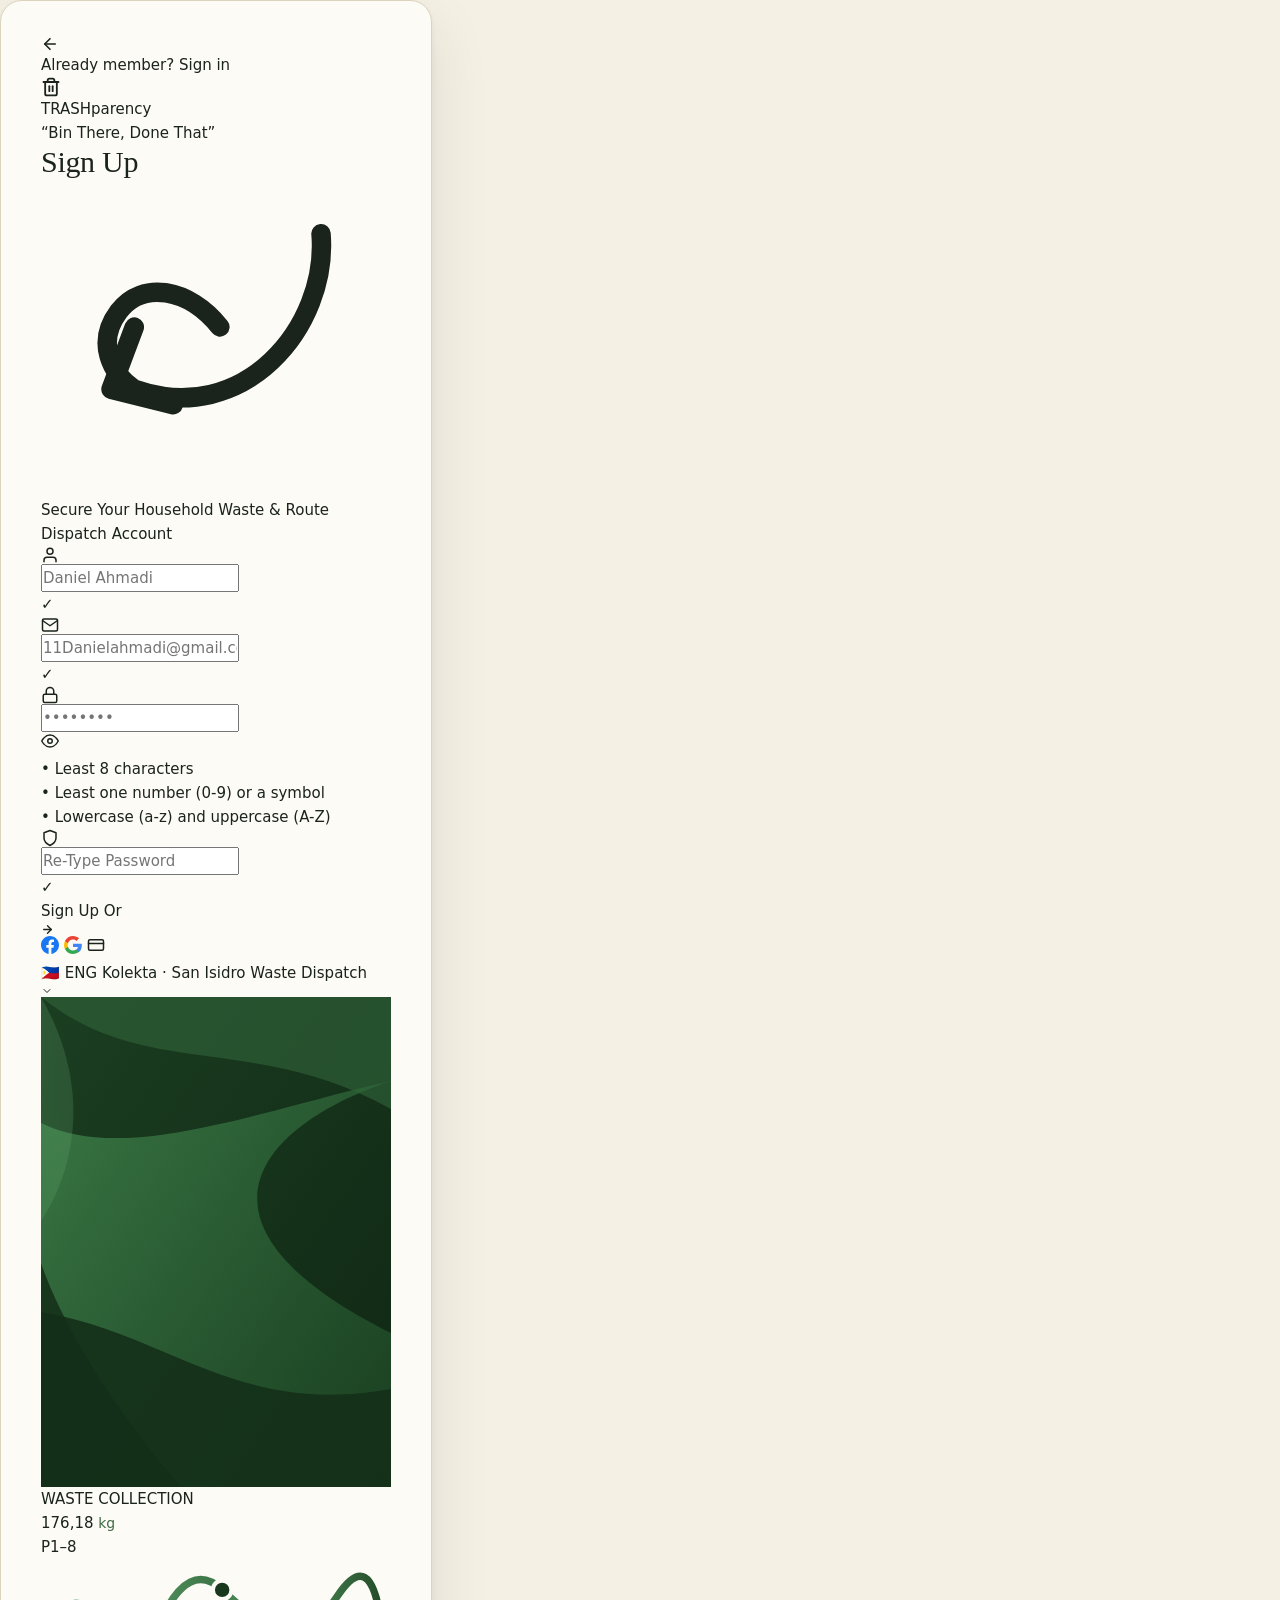
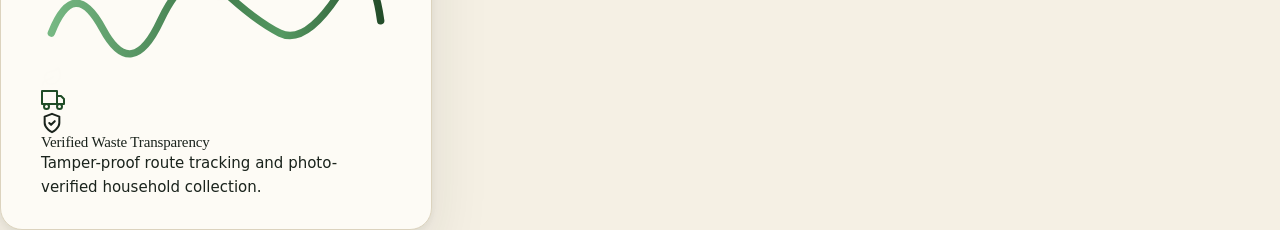
<file: index.html>
<!DOCTYPE html>
<html lang="en">
<head>
  <meta charset="UTF-8">
  <meta http-equiv="refresh" content="0; url=signup.html">
  <title>Kolekta — Welcome</title>
  <script>
    window.location.replace("signup.html");
  </script>
</head>
<body>
  <p>Loading Sign Up... <a href="signup.html">Click here if not redirected</a>.</p>
</body>
</html>
</file>
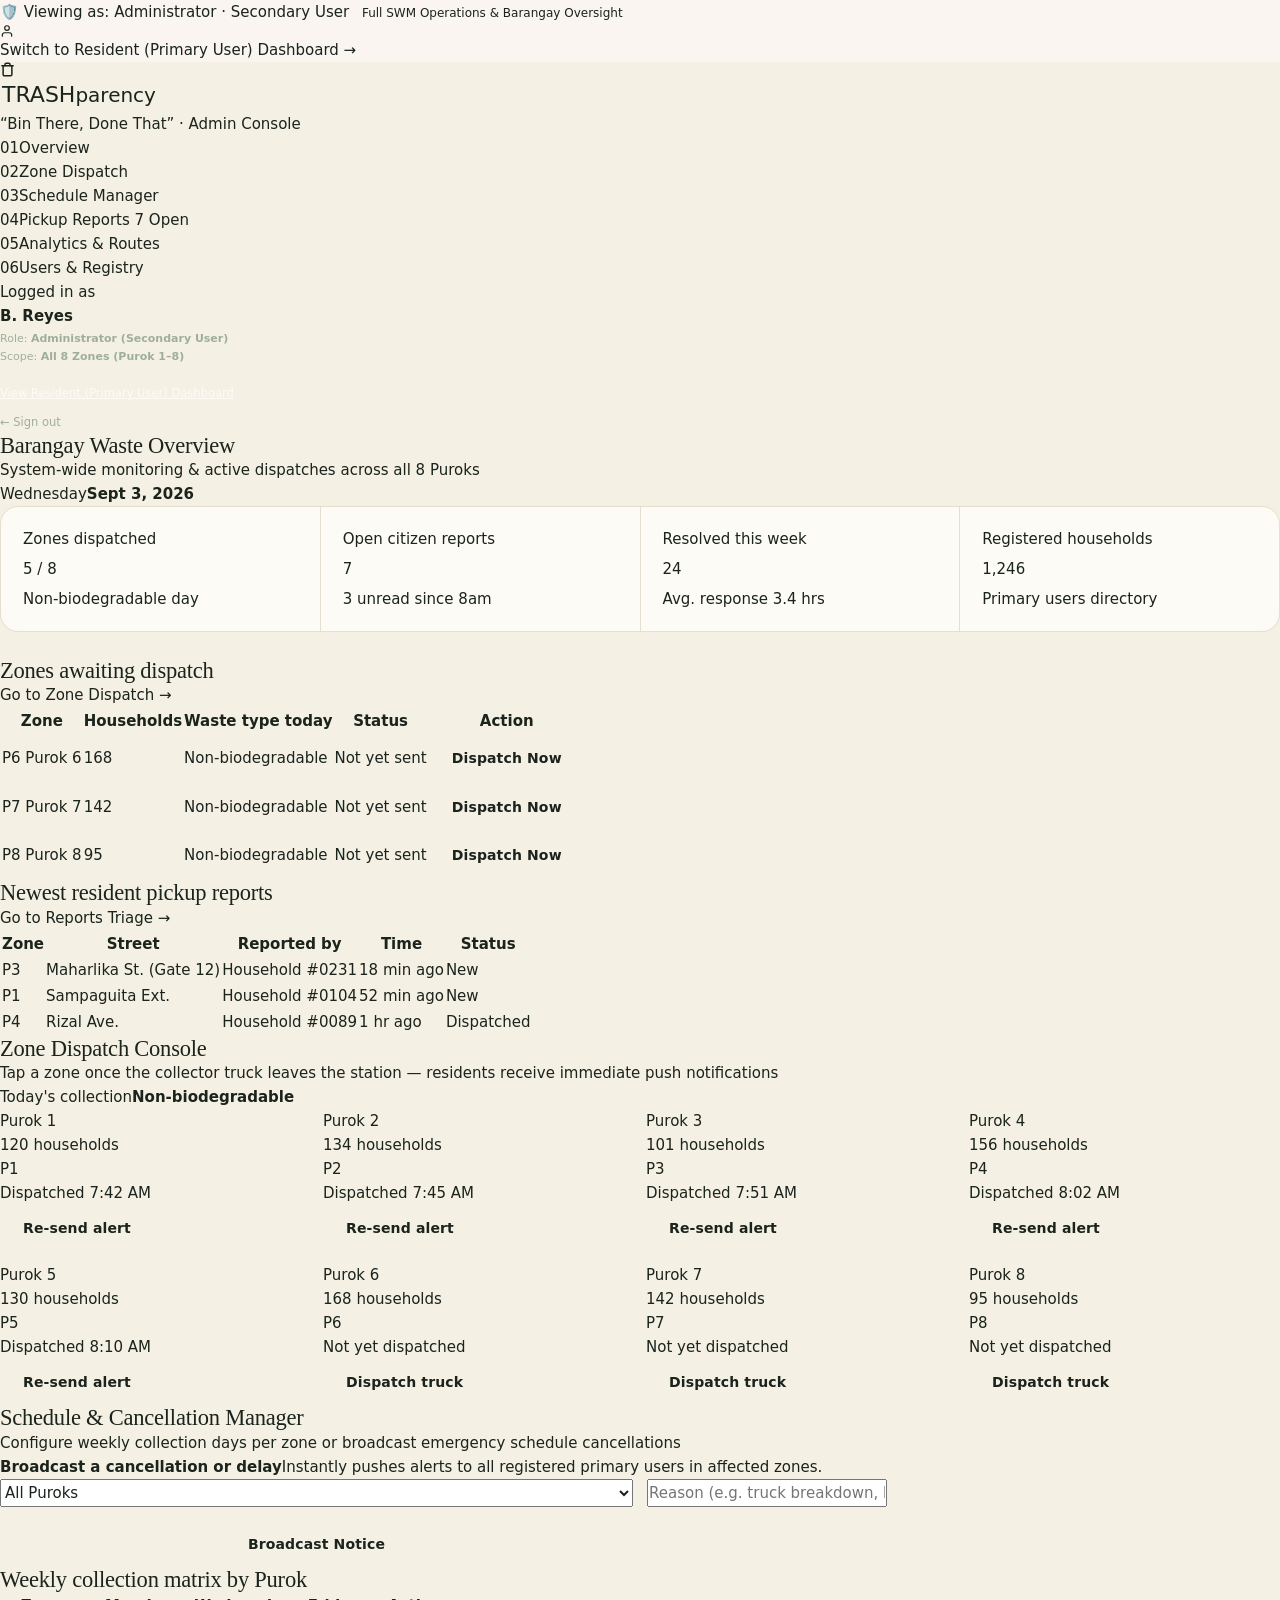
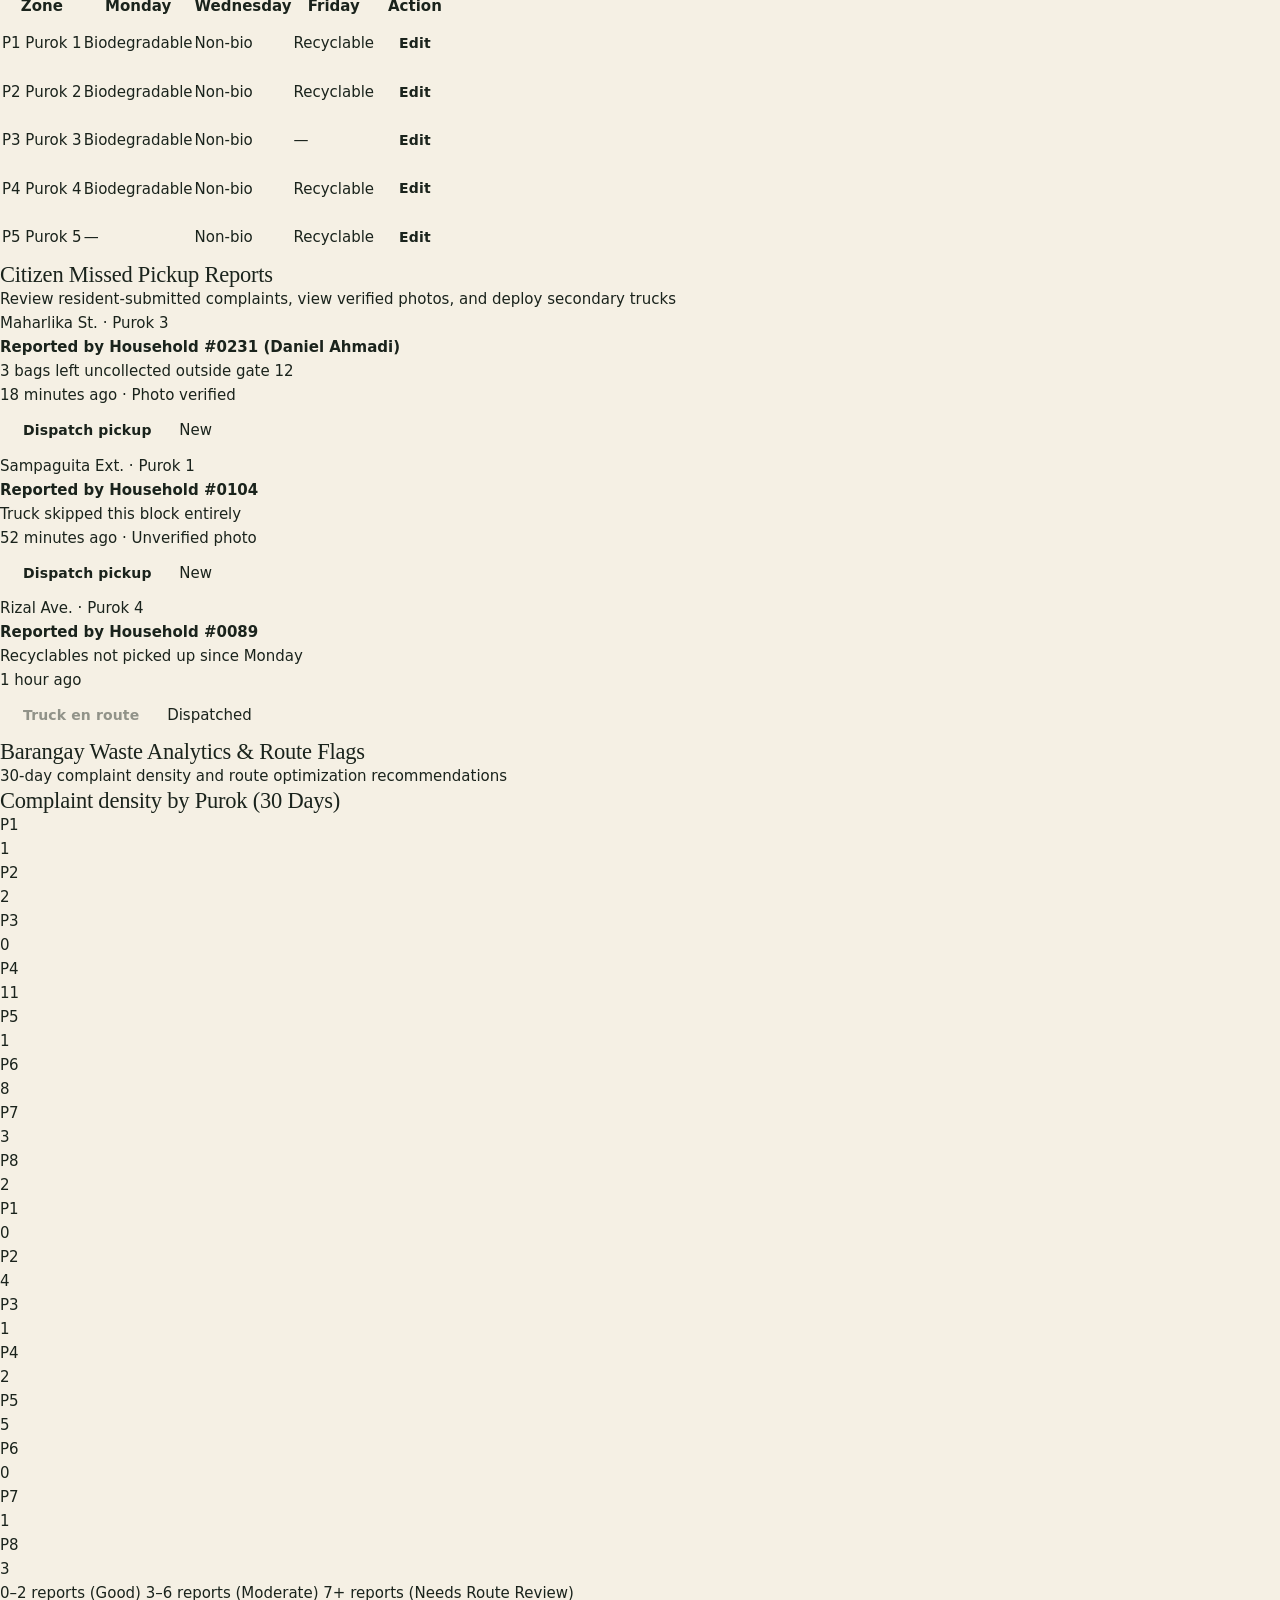
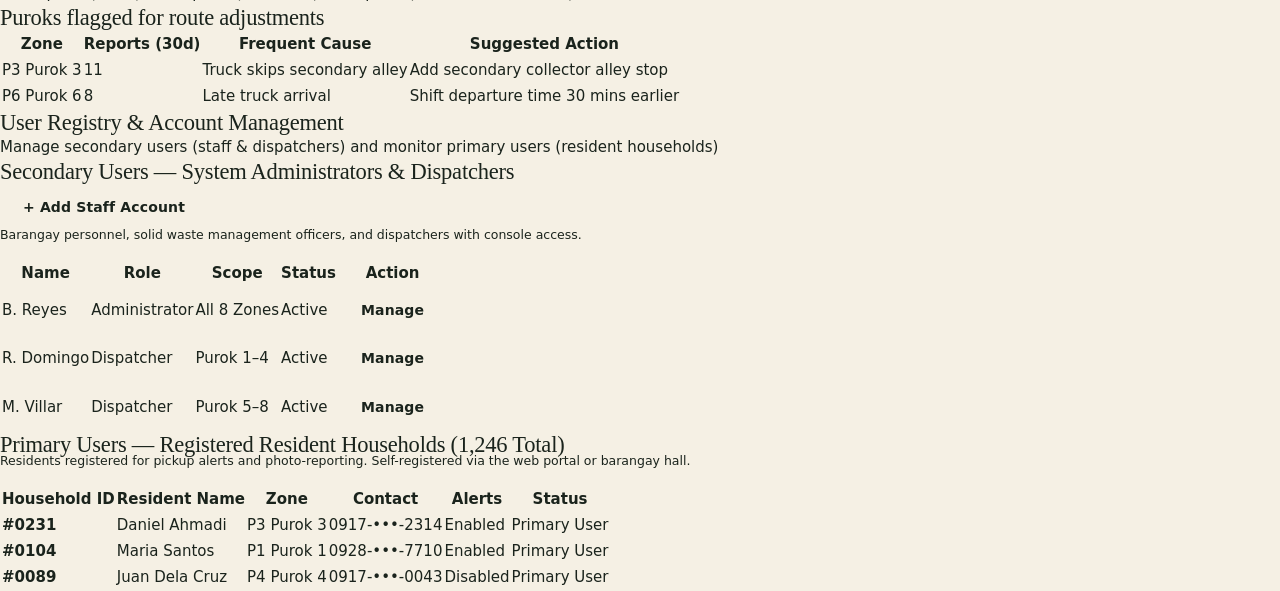
<file: admin-dashboard.html>
<!DOCTYPE html>
<html lang="en">
<head>
<meta charset="UTF-8">
<meta name="viewport" content="width=device-width, initial-scale=1.0">
<title>Kolekta — Admin Dashboard (Secondary User)</title>
<link rel="preconnect" href="https://fonts.googleapis.com">
<link rel="preconnect" href="https://fonts.gstatic.com" crossorigin>
<link href="https://fonts.googleapis.com/css2?family=Archivo:wght@600;700;800&family=Black+Ops+One&family=Rubik+Dirt&family=IBM+Plex+Sans:wght@400;500;600&family=IBM+Plex+Mono:wght@500;600&display=swap" rel="stylesheet">
<link rel="stylesheet" href="kolekta.css">
</head>
<body>

<!-- Role Context Bar -->
<div class="role-switch-banner" style="background: #FAF5F0; border-bottom: 1px solid var(--clay-dim);">
  <div>
    <span>🛡️ Viewing as: </span>
    <span class="role-badge-secondary">Administrator · Secondary User</span>
    <span style="margin-left: 8px; font-size: 12px; color: var(--clay);">Full SWM Operations & Barangay Oversight</span>
  </div>
  <a href="user-dashboard.html" class="role-switch-link" title="Switch to Resident Dashboard" style="border-color: var(--clay-dim);">
    <svg width="14" height="14" viewBox="0 0 24 24" fill="none" stroke="currentColor" stroke-width="2" stroke-linecap="round" stroke-linejoin="round">
      <path d="M20 21v-2a4 4 0 0 0-4-4H8a4 4 0 0 0-4 4v2"></path>
      <circle cx="12" cy="7" r="4"></circle>
    </svg>
    Switch to Resident (Primary User) Dashboard →
  </a>
</div>

<div class="app">
  <!-- SIDEBAR: ADMINISTRATOR SECONDARY USER -->
  <aside class="sidebar">
    <div class="brand">
      <span class="trash-icon-stamp" style="width: 26px; height: 26px; border-radius: 4px; background: var(--clay); margin-right: 2px;">
        <svg width="15" height="15" viewBox="0 0 24 24" fill="none" stroke="currentColor" stroke-width="2.4" stroke-linecap="round" stroke-linejoin="round">
          <polyline points="3 6 5 6 21 6"></polyline>
          <path d="M19 6v14a2 2 0 0 1-2 2H7a2 2 0 0 1-2-2V6m3 0V4a2 2 0 0 1 2-2h4a2 2 0 0 1 2 2v2"></path>
        </svg>
      </span>
      <span class="brand-name" style="font-size: 20px;"><span class="trash-word" style="font-size: 22px; color: var(--clay); vertical-align: baseline;">TRASH</span>parency</span>
    </div>
    <div class="brand-sub">“Bin There, Done That” · Admin Console</div>

    <nav>
      <div class="navlink active" data-view="overview"><span class="num">01</span>Overview</div>
      <div class="navlink" data-view="dispatch"><span class="num">02</span>Zone Dispatch</div>
      <div class="navlink" data-view="schedule"><span class="num">03</span>Schedule Manager</div>
      <div class="navlink" data-view="triage"><span class="num">04</span>Pickup Reports <span class="role-chip" style="background:var(--clay);">7 Open</span></div>
      <div class="navlink" data-view="analytics"><span class="num">05</span>Analytics & Routes</div>
      <div class="navlink" data-view="accounts"><span class="num">06</span>Users & Registry</div>
    </nav>

    <div class="sidebar-foot">
      Logged in as<br>
      <b id="whoami">B. Reyes</b>
      <div style="font-size: 11px; color: #9FAE9C; margin-top: 2px;">Role: <span style="color: var(--clay-dim); font-weight: 600;">Administrator (Secondary User)</span></div>
      <div style="font-size: 11px; color: #9FAE9C;">Scope: <b>All 8 Zones (Purok 1–8)</b></div>
      <div style="margin-top: 10px; padding-top: 8px; border-top: 1px solid rgba(255,255,255,0.08);">
        <a href="user-dashboard.html" style="color: var(--paper); font-size: 11.5px; text-decoration: underline; display: block; margin-bottom: 6px;">View Resident (Primary User) Dashboard</a>
        <a href="signin.html" style="color: #9FAE9C; font-size: 11.5px; text-decoration: none;">← Sign out</a>
      </div>
    </div>
  </aside>

  <!-- MAIN ADMIN CONTENT -->
  <main>
    <!-- OVERVIEW -->
    <section class="view active" id="view-overview">
      <div class="topbar">
        <div>
          <h1>Barangay Waste Overview</h1>
          <p>System-wide monitoring & active dispatches across all 8 Puroks</p>
        </div>
        <div class="today">
          Wednesday<b>Sept 3, 2026</b>
        </div>
      </div>

      <div class="stats">
        <div class="stat">
          <div class="stat-label">Zones dispatched</div>
          <div class="stat-value pine">5 / 8</div>
          <div class="stat-note">Non-biodegradable day</div>
        </div>
        <div class="stat">
          <div class="stat-label">Open citizen reports</div>
          <div class="stat-value clay">7</div>
          <div class="stat-note">3 unread since 8am</div>
        </div>
        <div class="stat">
          <div class="stat-label">Resolved this week</div>
          <div class="stat-value">24</div>
          <div class="stat-note">Avg. response 3.4 hrs</div>
        </div>
        <div class="stat">
          <div class="stat-label">Registered households</div>
          <div class="stat-value">1,246</div>
          <div class="stat-note">Primary users directory</div>
        </div>
      </div>

      <section class="block">
        <div class="block-head">
          <h2>Zones awaiting dispatch</h2>
          <a onclick="switchView('dispatch')">Go to Zone Dispatch →</a>
        </div>
        <table>
          <tr><th>Zone</th><th>Households</th><th>Waste type today</th><th>Status</th><th>Action</th></tr>
          <tr>
            <td><span class="zone-badge">P6</span> Purok 6</td>
            <td>168</td>
            <td><span class="tag nonbio">Non-biodegradable</span></td>
            <td><span class="status-dot pending"></span>Not yet sent</td>
            <td><button class="btn small" onclick="dispatchZone('P6')">Dispatch Now</button></td>
          </tr>
          <tr>
            <td><span class="zone-badge">P7</span> Purok 7</td>
            <td>142</td>
            <td><span class="tag nonbio">Non-biodegradable</span></td>
            <td><span class="status-dot pending"></span>Not yet sent</td>
            <td><button class="btn small" onclick="dispatchZone('P7')">Dispatch Now</button></td>
          </tr>
          <tr>
            <td><span class="zone-badge">P8</span> Purok 8</td>
            <td>95</td>
            <td><span class="tag nonbio">Non-biodegradable</span></td>
            <td><span class="status-dot pending"></span>Not yet sent</td>
            <td><button class="btn small" onclick="dispatchZone('P8')">Dispatch Now</button></td>
          </tr>
        </table>
      </section>

      <section class="block">
        <div class="block-head">
          <h2>Newest resident pickup reports</h2>
          <a onclick="switchView('triage')">Go to Reports Triage →</a>
        </div>
        <table>
          <tr><th>Zone</th><th>Street</th><th>Reported by</th><th>Time</th><th>Status</th></tr>
          <tr>
            <td><span class="zone-badge">P3</span></td>
            <td>Maharlika St. (Gate 12)</td>
            <td>Household #0231</td>
            <td>18 min ago</td>
            <td><span class="tag new">New</span></td>
          </tr>
          <tr>
            <td><span class="zone-badge">P1</span></td>
            <td>Sampaguita Ext.</td>
            <td>Household #0104</td>
            <td>52 min ago</td>
            <td><span class="tag new">New</span></td>
          </tr>
          <tr>
            <td><span class="zone-badge">P4</span></td>
            <td>Rizal Ave.</td>
            <td>Household #0089</td>
            <td>1 hr ago</td>
            <td><span class="tag dispatched">Dispatched</span></td>
          </tr>
        </table>
      </section>
    </section>

    <!-- ZONE DISPATCH -->
    <section class="view" id="view-dispatch">
      <div class="topbar">
        <div>
          <h1>Zone Dispatch Console</h1>
          <p>Tap a zone once the collector truck leaves the station — residents receive immediate push notifications</p>
        </div>
        <div class="today">Today's collection<b style="color:var(--grey)">Non‑biodegradable</b></div>
      </div>

      <div class="zonegrid" id="zonegrid"></div>
    </section>

    <!-- SCHEDULE MANAGER -->
    <section class="view" id="view-schedule">
      <div class="topbar">
        <div>
          <h1>Schedule & Cancellation Manager</h1>
          <p>Configure weekly collection days per zone or broadcast emergency schedule cancellations</p>
        </div>
      </div>

      <div class="cancel-banner">
        <p><b>Broadcast a cancellation or delay</b>Instantly pushes alerts to all registered primary users in affected zones.</p>
        <div class="form-row">
          <select id="cancelZone">
            <option>All Puroks</option>
            <option>Purok 1</option><option>Purok 2</option><option>Purok 3</option><option>Purok 4</option>
            <option>Purok 5</option><option>Purok 6</option><option>Purok 7</option><option>Purok 8</option>
          </select>
          <input type="text" id="cancelReason" placeholder="Reason (e.g. truck breakdown, heavy flooding)" style="width:240px">
          <button class="btn clay" onclick="announceCancel()">Broadcast Notice</button>
        </div>
      </div>

      <section class="block">
        <div class="block-head"><h2>Weekly collection matrix by Purok</h2></div>
        <table>
          <tr><th>Zone</th><th>Monday</th><th>Wednesday</th><th>Friday</th><th>Action</th></tr>
          <tr><td><span class="zone-badge">P1</span> Purok 1</td><td><span class="tag bio">Biodegradable</span></td><td><span class="tag nonbio">Non-bio</span></td><td><span class="tag recyc">Recyclable</span></td><td><button class="btn ghost small" onclick="toast('Edit schedule modal opened')">Edit</button></td></tr>
          <tr><td><span class="zone-badge">P2</span> Purok 2</td><td><span class="tag bio">Biodegradable</span></td><td><span class="tag nonbio">Non-bio</span></td><td><span class="tag recyc">Recyclable</span></td><td><button class="btn ghost small" onclick="toast('Edit schedule modal opened')">Edit</button></td></tr>
          <tr><td><span class="zone-badge">P3</span> Purok 3</td><td><span class="tag bio">Biodegradable</span></td><td><span class="tag nonbio">Non-bio</span></td><td>—</td><td><button class="btn ghost small" onclick="toast('Edit schedule modal opened')">Edit</button></td></tr>
          <tr><td><span class="zone-badge">P4</span> Purok 4</td><td><span class="tag bio">Biodegradable</span></td><td><span class="tag nonbio">Non-bio</span></td><td><span class="tag recyc">Recyclable</span></td><td><button class="btn ghost small" onclick="toast('Edit schedule modal opened')">Edit</button></td></tr>
          <tr><td><span class="zone-badge">P5</span> Purok 5</td><td>—</td><td><span class="tag nonbio">Non-bio</span></td><td><span class="tag recyc">Recyclable</span></td><td><button class="btn ghost small" onclick="toast('Edit schedule modal opened')">Edit</button></td></tr>
        </table>
      </section>
    </section>

    <!-- TRIAGE & PICKUP REPORTS -->
    <section class="view" id="view-triage">
      <div class="topbar">
        <div>
          <h1>Citizen Missed Pickup Reports</h1>
          <p>Review resident-submitted complaints, view verified photos, and deploy secondary trucks</p>
        </div>
      </div>

      <div class="group-label">Maharlika St. · Purok 3</div>
      <div class="ticket">
        <div class="thumb"></div>
        <div class="meta">
          <b>Reported by Household #0231 (Daniel Ahmadi)</b>
          <div class="street">3 bags left uncollected outside gate 12</div>
          <div class="time">18 minutes ago · Photo verified</div>
        </div>
        <div class="actions">
          <button class="btn clay small" onclick="resolveTicket(this)">Dispatch pickup</button>
          <span class="tag new">New</span>
        </div>
      </div>

      <div class="group-label">Sampaguita Ext. · Purok 1</div>
      <div class="ticket">
        <div class="thumb"></div>
        <div class="meta">
          <b>Reported by Household #0104</b>
          <div class="street">Truck skipped this block entirely</div>
          <div class="time">52 minutes ago · Unverified photo</div>
        </div>
        <div class="actions">
          <button class="btn clay small" onclick="resolveTicket(this)">Dispatch pickup</button>
          <span class="tag new">New</span>
        </div>
      </div>

      <div class="group-label">Rizal Ave. · Purok 4</div>
      <div class="ticket">
        <div class="thumb"></div>
        <div class="meta">
          <b>Reported by Household #0089</b>
          <div class="street">Recyclables not picked up since Monday</div>
          <div class="time">1 hour ago</div>
        </div>
        <div class="actions">
          <button class="btn done small" disabled>Truck en route</button>
          <span class="tag dispatched">Dispatched</span>
        </div>
      </div>
    </section>

    <!-- ANALYTICS -->
    <section class="view" id="view-analytics">
      <div class="topbar">
        <div>
          <h1>Barangay Waste Analytics & Route Flags</h1>
          <p>30-day complaint density and route optimization recommendations</p>
        </div>
      </div>

      <section class="block">
        <div class="block-head"><h2>Complaint density by Purok (30 Days)</h2></div>
        <div class="heatgrid" id="heatgrid"></div>
        <div class="legend">
          <span><span class="sw" style="background:var(--pine)"></span>0–2 reports (Good)</span>
          <span><span class="sw" style="background:var(--amber)"></span>3–6 reports (Moderate)</span>
          <span><span class="sw" style="background:var(--clay)"></span>7+ reports (Needs Route Review)</span>
        </div>
      </section>

      <section class="block">
        <div class="block-head"><h2>Puroks flagged for route adjustments</h2></div>
        <table>
          <tr><th>Zone</th><th>Reports (30d)</th><th>Frequent Cause</th><th>Suggested Action</th></tr>
          <tr><td><span class="zone-badge">P3</span> Purok 3</td><td>11</td><td>Truck skips secondary alley</td><td>Add secondary collector alley stop</td></tr>
          <tr><td><span class="zone-badge">P6</span> Purok 6</td><td>8</td><td>Late truck arrival</td><td>Shift departure time 30 mins earlier</td></tr>
        </table>
      </section>
    </section>

    <!-- USERS & REGISTRY -->
    <section class="view" id="view-accounts">
      <div class="topbar">
        <div>
          <h1>User Registry & Account Management</h1>
          <p>Manage secondary users (staff & dispatchers) and monitor primary users (resident households)</p>
        </div>
      </div>

      <!-- Secondary Users Section -->
      <section class="block">
        <div class="block-head">
          <h2>Secondary Users — System Administrators & Dispatchers</h2>
          <button class="btn ghost small" onclick="toggleAddUser()">+ Add Staff Account</button>
        </div>
        <p style="font-size:12.5px;color:var(--ink-soft);margin:-6px 0 14px;">Barangay personnel, solid waste management officers, and dispatchers with console access.</p>

        <div id="addUserForm" style="display:none" class="cancel-banner">
          <p><b>Add secondary user</b>They'll receive administrative credentials scoped to assigned zones.</p>
          <div class="form-row">
            <input type="text" placeholder="Full name" style="width:160px">
            <select><option>Admin</option><option>Dispatcher</option><option>Route Supervisor</option></select>
            <select><option>All Puroks</option><option>Purok 1–4</option><option>Purok 5–8</option></select>
            <button class="btn clay" onclick="addPrimaryUser()">Save Account</button>
          </div>
        </div>

        <table>
          <tr><th>Name</th><th>Role</th><th>Scope</th><th>Status</th><th>Action</th></tr>
          <tr>
            <td>B. Reyes</td>
            <td><span class="role-badge-secondary">Administrator</span></td>
            <td>All 8 Zones</td>
            <td><span class="status-dot sent"></span>Active</td>
            <td><button class="btn ghost small" onclick="toast('Manage admin permissions')">Manage</button></td>
          </tr>
          <tr>
            <td>R. Domingo</td>
            <td><span class="tag nonbio">Dispatcher</span></td>
            <td>Purok 1–4</td>
            <td><span class="status-dot sent"></span>Active</td>
            <td><button class="btn ghost small" onclick="toast('Manage dispatcher permissions')">Manage</button></td>
          </tr>
          <tr>
            <td>M. Villar</td>
            <td><span class="tag nonbio">Dispatcher</span></td>
            <td>Purok 5–8</td>
            <td><span class="status-dot sent"></span>Active</td>
            <td><button class="btn ghost small" onclick="toast('Manage dispatcher permissions')">Manage</button></td>
          </tr>
        </table>
      </section>

      <!-- Primary Users Section -->
      <section class="block">
        <div class="block-head">
          <h2>Primary Users — Registered Resident Households (1,246 Total)</h2>
        </div>
        <p style="font-size:12.5px;color:var(--ink-soft);margin:-6px 0 14px;">Residents registered for pickup alerts and photo-reporting. Self-registered via the web portal or barangay hall.</p>
        
        <table>
          <tr><th>Household ID</th><th>Resident Name</th><th>Zone</th><th>Contact</th><th>Alerts</th><th>Status</th></tr>
          <tr>
            <td><b>#0231</b></td>
            <td>Daniel Ahmadi</td>
            <td><span class="zone-badge">P3</span> Purok 3</td>
            <td>0917-•••-2314</td>
            <td><span class="status-dot sent"></span>Enabled</td>
            <td><span class="role-badge-primary">Primary User</span></td>
          </tr>
          <tr>
            <td><b>#0104</b></td>
            <td>Maria Santos</td>
            <td><span class="zone-badge">P1</span> Purok 1</td>
            <td>0928-•••-7710</td>
            <td><span class="status-dot sent"></span>Enabled</td>
            <td><span class="role-badge-primary">Primary User</span></td>
          </tr>
          <tr>
            <td><b>#0089</b></td>
            <td>Juan Dela Cruz</td>
            <td><span class="zone-badge">P4</span> Purok 4</td>
            <td>0917-•••-0043</td>
            <td><span class="status-dot pending"></span>Disabled</td>
            <td><span class="role-badge-primary">Primary User</span></td>
          </tr>
        </table>
      </section>
    </section>
  </main>
</div>

<div class="toast" id="toast"><span class="dot"></span><span id="toastText"></span></div>

<script>
  function switchView(name){
    document.querySelectorAll('.view').forEach(v=>v.classList.remove('active'));
    document.querySelectorAll('.navlink').forEach(n=>n.classList.remove('active'));
    const target = document.getElementById('view-'+name);
    if(target) target.classList.add('active');
    const nav = document.querySelector('.navlink[data-view="'+name+'"]');
    if(nav) nav.classList.add('active');
  }
  document.querySelectorAll('.navlink').forEach(n=>{
    n.addEventListener('click',()=>switchView(n.dataset.view));
  });

  function toast(msg){
    const t=document.getElementById('toast');
    document.getElementById('toastText').textContent=msg;
    t.classList.add('show');
    clearTimeout(window._toastTimer);
    window._toastTimer=setTimeout(()=>t.classList.remove('show'),2600);
  }

  // Zone dispatch grid
  const zones=[
    {id:'P1',name:'Purok 1',hh:120,sent:'7:42 AM'},
    {id:'P2',name:'Purok 2',hh:134,sent:'7:45 AM'},
    {id:'P3',name:'Purok 3',hh:101,sent:'7:51 AM'},
    {id:'P4',name:'Purok 4',hh:156,sent:'8:02 AM'},
    {id:'P5',name:'Purok 5',hh:130,sent:'8:10 AM'},
    {id:'P6',name:'Purok 6',hh:168,sent:null},
    {id:'P7',name:'Purok 7',hh:142,sent:null},
    {id:'P8',name:'Purok 8',hh:95,sent:null},
  ];
  const grid=document.getElementById('zonegrid');
  function renderZones(){
    if(!grid) return;
    grid.innerHTML='';
    zones.forEach(z=>{
      const card=document.createElement('div');
      card.className='zonecard'+(z.sent?' sent':'');
      card.innerHTML=`
        <div class="zn">
          <div><div class="name">${z.name}</div><div class="puroks">${z.hh} households</div></div>
          <span class="zone-badge">${z.id}</span>
        </div>
        <div class="lastsent"><span class="status-dot ${z.sent?'sent':'pending'}"></span>${z.sent? 'Dispatched '+z.sent : 'Not yet dispatched'}</div>
        <button class="btn ${z.sent?'ghost':''} small" style="align-self:flex-start" onclick="dispatchZone('${z.id}')">${z.sent?'Re-send alert':'Dispatch truck'}</button>
      `;
      grid.appendChild(card);
    });
  }
  function dispatchZone(id){
    const z=zones.find(zz=>zz.id===id);
    const now=new Date();
    z.sent=now.toLocaleTimeString([], {hour:'2-digit',minute:'2-digit'});
    renderZones();
    toast('Dispatched Truck to '+z.name+' — '+z.hh+' households notified via push');
  }
  renderZones();

  function toggleAddUser(){
    const f=document.getElementById('addUserForm');
    f.style.display = f.style.display==='none' ? 'flex' : 'none';
  }
  function addPrimaryUser(){
    toast('Secondary user staff account created');
    toggleAddUser();
  }

  function announceCancel(){
    const zone=document.getElementById('cancelZone').value;
    const reason=document.getElementById('cancelReason').value || 'maintenance';
    toast('Emergency broadcast sent to '+zone+': '+reason);
  }

  function resolveTicket(btn){
    const ticket=btn.closest('.ticket');
    ticket.querySelector('.tag').outerHTML='<span class="tag dispatched">Dispatched</span>';
    btn.textContent='Truck en route';
    btn.classList.add('done');
    btn.disabled=true;
    toast('Secondary collector truck dispatched for ticket');
  }

  // Analytics heatgrid
  const heat=[1,2,0,11,1,8,3,2, 0,4,1,2,5,0,1,3];
  const hg=document.getElementById('heatgrid');
  if(hg){
    heat.forEach((v,i)=>{
      const cell=document.createElement('div');
      cell.className='heatcell';
      let color='var(--pine)';
      if(v>=7) color='var(--clay)'; else if(v>=3) color='var(--amber)';
      cell.style.background=color;
      cell.innerHTML=`P${(i%8)+1}<br>${v}`;
      hg.appendChild(cell);
    });
  }
</script>
</body>
</html>
</file>
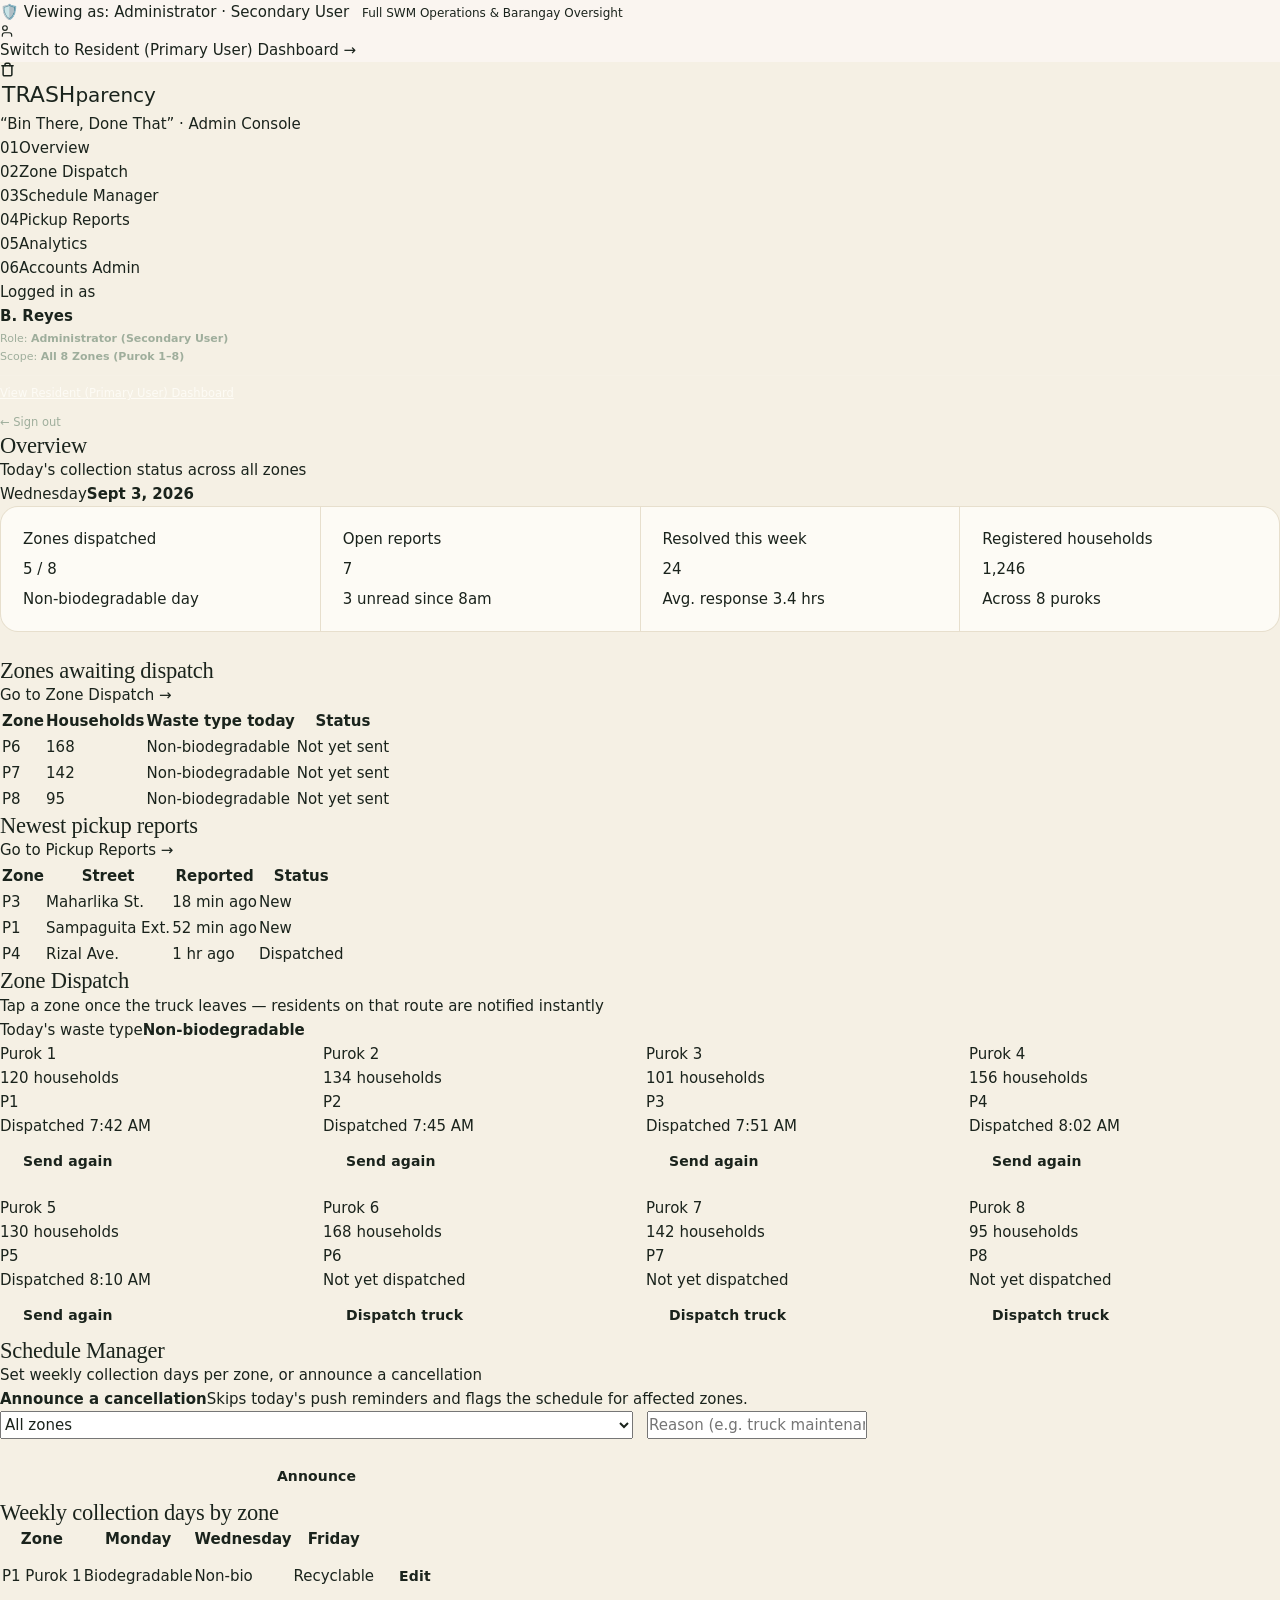
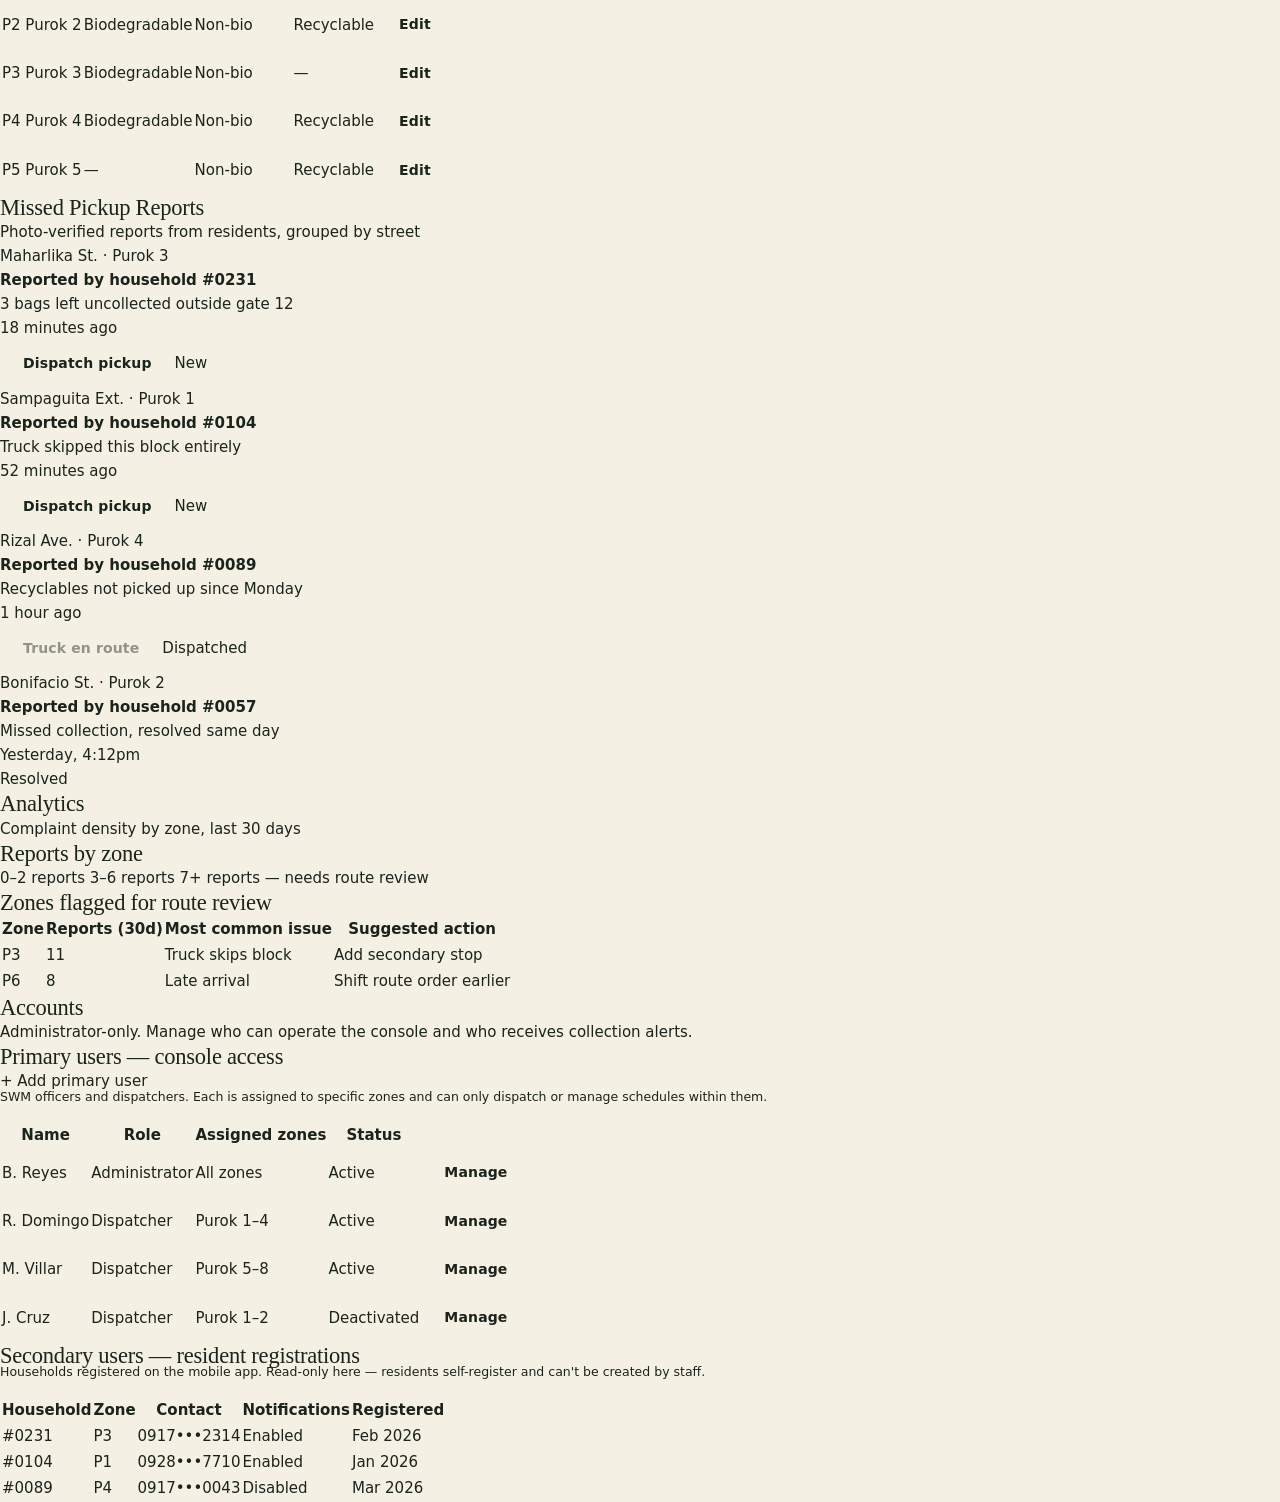
<file: dashboard.html>
<!DOCTYPE html>
<html lang="en">
<head>
<meta charset="UTF-8">
<meta name="viewport" content="width=device-width, initial-scale=1.0">
<title>Kolekta — Barangay Dispatch Console</title>
<link rel="preconnect" href="https://fonts.googleapis.com">
<link rel="preconnect" href="https://fonts.gstatic.com" crossorigin>
<link href="https://fonts.googleapis.com/css2?family=Archivo:wght@600;700;800&family=Black+Ops+One&family=Rubik+Dirt&family=IBM+Plex+Sans:wght@400;500;600&family=IBM+Plex+Mono:wght@500&display=swap" rel="stylesheet">
<link rel="stylesheet" href="kolekta.css">
</head>
<body>

<!-- Role Context Bar -->
<div class="role-switch-banner" style="background: #FAF5F0; border-bottom: 1px solid var(--clay-dim);">
  <div>
    <span>🛡️ Viewing as: </span>
    <span class="role-badge-secondary">Administrator · Secondary User</span>
    <span style="margin-left: 8px; font-size: 12px; color: var(--clay);">Full SWM Operations & Barangay Oversight</span>
  </div>
  <a href="user-dashboard.html" class="role-switch-link" title="Switch to Resident Dashboard" style="border-color: var(--clay-dim);">
    <svg width="14" height="14" viewBox="0 0 24 24" fill="none" stroke="currentColor" stroke-width="2" stroke-linecap="round" stroke-linejoin="round">
      <path d="M20 21v-2a4 4 0 0 0-4-4H8a4 4 0 0 0-4 4v2"></path>
      <circle cx="8.5" cy="7" r="4"></circle>
    </svg>
    Switch to Resident (Primary User) Dashboard →
  </a>
</div>

<div class="app">
  <aside class="sidebar">
    <div class="brand">
      <span class="trash-icon-stamp" style="width: 26px; height: 26px; border-radius: 4px; background: var(--clay); margin-right: 2px;">
        <svg width="15" height="15" viewBox="0 0 24 24" fill="none" stroke="currentColor" stroke-width="2.4" stroke-linecap="round" stroke-linejoin="round">
          <polyline points="3 6 5 6 21 6"></polyline>
          <path d="M19 6v14a2 2 0 0 1-2 2H7a2 2 0 0 1-2-2V6m3 0V4a2 2 0 0 1 2-2h4a2 2 0 0 1 2 2v2"></path>
        </svg>
      </span>
      <span class="brand-name" style="font-size: 20px;"><span class="trash-word" style="font-size: 22px; color: var(--clay); vertical-align: baseline;">TRASH</span>parency</span>
    </div>
    <div class="brand-sub">“Bin There, Done That” · Admin Console</div>
    <nav>
      <div class="navlink active" data-view="overview"><span class="num">01</span>Overview</div>
      <div class="navlink" data-view="dispatch"><span class="num">02</span>Zone Dispatch</div>
      <div class="navlink" data-view="schedule"><span class="num">03</span>Schedule Manager</div>
      <div class="navlink" data-view="triage"><span class="num">04</span>Pickup Reports</div>
      <div class="navlink" data-view="analytics"><span class="num">05</span>Analytics</div>
      <div class="navlink" data-view="accounts"><span class="num">06</span>Accounts <span class="role-chip" style="background:var(--clay)">Admin</span></div>
    </nav>
    <div class="sidebar-foot">
      Logged in as<br>
      <b id="whoami">B. Reyes</b>
      <div style="font-size: 11px; color: #9FAE9C; margin-top: 2px;">Role: <span style="color: var(--clay-dim); font-weight: 600;">Administrator (Secondary User)</span></div>
      <div style="font-size: 11px; color: #9FAE9C;">Scope: <b>All 8 Zones (Purok 1–8)</b></div>
      <div style="margin-top: 10px; padding-top: 8px; border-top: 1px solid rgba(255,255,255,0.08);">
        <a href="user-dashboard.html" style="color: var(--paper); font-size: 11.5px; text-decoration: underline; display: block; margin-bottom: 6px;">View Resident (Primary User) Dashboard</a>
        <a href="signin.html" style="color: #9FAE9C; font-size: 11.5px; text-decoration: none;">← Sign out</a>
      </div>
    </div>
  </aside>

  <main>
    <!-- OVERVIEW -->
    <section class="view active" id="view-overview">
      <div class="topbar">
        <div><h1>Overview</h1><p>Today's collection status across all zones</p></div>
        <div class="today">Wednesday<b>Sept 3, 2026</b></div>
      </div>

      <div class="stats">
        <div class="stat"><div class="stat-label">Zones dispatched</div><div class="stat-value pine">5 / 8</div><div class="stat-note">Non-biodegradable day</div></div>
        <div class="stat"><div class="stat-label">Open reports</div><div class="stat-value clay">7</div><div class="stat-note">3 unread since 8am</div></div>
        <div class="stat"><div class="stat-label">Resolved this week</div><div class="stat-value">24</div><div class="stat-note">Avg. response 3.4 hrs</div></div>
        <div class="stat"><div class="stat-label">Registered households</div><div class="stat-value">1,246</div><div class="stat-note">Across 8 puroks</div></div>
      </div>

      <section class="block">
        <div class="block-head"><h2>Zones awaiting dispatch</h2><a onclick="switchView('dispatch')">Go to Zone Dispatch →</a></div>
        <table>
          <tr><th>Zone</th><th>Households</th><th>Waste type today</th><th>Status</th></tr>
          <tr><td><span class="zone-badge">P6</span></td><td>168</td><td><span class="tag nonbio">Non-biodegradable</span></td><td><span class="status-dot pending"></span>Not yet sent</td></tr>
          <tr><td><span class="zone-badge">P7</span></td><td>142</td><td><span class="tag nonbio">Non-biodegradable</span></td><td><span class="status-dot pending"></span>Not yet sent</td></tr>
          <tr><td><span class="zone-badge">P8</span></td><td>95</td><td><span class="tag nonbio">Non-biodegradable</span></td><td><span class="status-dot pending"></span>Not yet sent</td></tr>
        </table>
      </section>

      <section class="block">
        <div class="block-head"><h2>Newest pickup reports</h2><a onclick="switchView('triage')">Go to Pickup Reports →</a></div>
        <table>
          <tr><th>Zone</th><th>Street</th><th>Reported</th><th>Status</th></tr>
          <tr><td><span class="zone-badge">P3</span></td><td>Maharlika St.</td><td>18 min ago</td><td><span class="tag new">New</span></td></tr>
          <tr><td><span class="zone-badge">P1</span></td><td>Sampaguita Ext.</td><td>52 min ago</td><td><span class="tag new">New</span></td></tr>
          <tr><td><span class="zone-badge">P4</span></td><td>Rizal Ave.</td><td>1 hr ago</td><td><span class="tag dispatched">Dispatched</span></td></tr>
        </table>
      </section>
    </section>

    <!-- ZONE DISPATCH -->
    <section class="view" id="view-dispatch">
      <div class="topbar">
        <div><h1>Zone Dispatch</h1><p>Tap a zone once the truck leaves — residents on that route are notified instantly</p></div>
        <div class="today">Today's waste type<b style="color:var(--grey)">Non‑biodegradable</b></div>
      </div>

      <div class="zonegrid" id="zonegrid"></div>
    </section>

    <!-- SCHEDULE MANAGER -->
    <section class="view" id="view-schedule">
      <div class="topbar">
        <div><h1>Schedule Manager</h1><p>Set weekly collection days per zone, or announce a cancellation</p></div>
      </div>

      <div class="cancel-banner">
        <p><b>Announce a cancellation</b>Skips today's push reminders and flags the schedule for affected zones.</p>
        <div class="form-row">
          <select id="cancelZone">
            <option>All zones</option>
            <option>Purok 1</option><option>Purok 2</option><option>Purok 3</option><option>Purok 4</option>
          </select>
          <input type="text" placeholder="Reason (e.g. truck maintenance)" style="width:220px">
          <button class="btn clay" onclick="announceCancel()">Announce</button>
        </div>
      </div>

      <section class="block">
        <div class="block-head"><h2>Weekly collection days by zone</h2></div>
        <table>
          <tr><th>Zone</th><th>Monday</th><th>Wednesday</th><th>Friday</th><th></th></tr>
          <tr><td><span class="zone-badge">P1</span> Purok 1</td><td><span class="tag bio">Biodegradable</span></td><td><span class="tag nonbio">Non-bio</span></td><td><span class="tag recyc">Recyclable</span></td><td><a href="#" class="btn ghost small">Edit</a></td></tr>
          <tr><td><span class="zone-badge">P2</span> Purok 2</td><td><span class="tag bio">Biodegradable</span></td><td><span class="tag nonbio">Non-bio</span></td><td><span class="tag recyc">Recyclable</span></td><td><a href="#" class="btn ghost small">Edit</a></td></tr>
          <tr><td><span class="zone-badge">P3</span> Purok 3</td><td><span class="tag bio">Biodegradable</span></td><td><span class="tag nonbio">Non-bio</span></td><td>—</td><td><a href="#" class="btn ghost small">Edit</a></td></tr>
          <tr><td><span class="zone-badge">P4</span> Purok 4</td><td><span class="tag bio">Biodegradable</span></td><td><span class="tag nonbio">Non-bio</span></td><td><span class="tag recyc">Recyclable</span></td><td><a href="#" class="btn ghost small">Edit</a></td></tr>
          <tr><td><span class="zone-badge">P5</span> Purok 5</td><td>—</td><td><span class="tag nonbio">Non-bio</span></td><td><span class="tag recyc">Recyclable</span></td><td><a href="#" class="btn ghost small">Edit</a></td></tr>
        </table>
      </section>
    </section>

    <!-- TRIAGE -->
    <section class="view" id="view-triage">
      <div class="topbar">
        <div><h1>Missed Pickup Reports</h1><p>Photo-verified reports from residents, grouped by street</p></div>
      </div>

      <div class="group-label">Maharlika St. · Purok 3</div>
      <div class="ticket">
        <div class="thumb"></div>
        <div class="meta"><b>Reported by household #0231</b><div class="street">3 bags left uncollected outside gate 12</div><div class="time">18 minutes ago</div></div>
        <div class="actions"><button class="btn clay small" onclick="resolveTicket(this)">Dispatch pickup</button><span class="tag new">New</span></div>
      </div>

      <div class="group-label">Sampaguita Ext. · Purok 1</div>
      <div class="ticket">
        <div class="thumb"></div>
        <div class="meta"><b>Reported by household #0104</b><div class="street">Truck skipped this block entirely</div><div class="time">52 minutes ago</div></div>
        <div class="actions"><button class="btn clay small" onclick="resolveTicket(this)">Dispatch pickup</button><span class="tag new">New</span></div>
      </div>

      <div class="group-label">Rizal Ave. · Purok 4</div>
      <div class="ticket">
        <div class="thumb"></div>
        <div class="meta"><b>Reported by household #0089</b><div class="street">Recyclables not picked up since Monday</div><div class="time">1 hour ago</div></div>
        <div class="actions"><button class="btn done small" disabled>Truck en route</button><span class="tag dispatched">Dispatched</span></div>
      </div>

      <div class="group-label">Bonifacio St. · Purok 2</div>
      <div class="ticket">
        <div class="thumb"></div>
        <div class="meta"><b>Reported by household #0057</b><div class="street">Missed collection, resolved same day</div><div class="time">Yesterday, 4:12pm</div></div>
        <div class="actions"><span class="tag resolved">Resolved</span></div>
      </div>
    </section>

    <!-- ANALYTICS -->
    <section class="view" id="view-analytics">
      <div class="topbar">
        <div><h1>Analytics</h1><p>Complaint density by zone, last 30 days</p></div>
      </div>

      <section class="block">
        <div class="block-head"><h2>Reports by zone</h2></div>
        <div class="heatgrid" id="heatgrid"></div>
        <div class="legend">
          <span><span class="sw" style="background:var(--pine)"></span>0–2 reports</span>
          <span><span class="sw" style="background:var(--amber)"></span>3–6 reports</span>
          <span><span class="sw" style="background:var(--clay)"></span>7+ reports — needs route review</span>
        </div>
      </section>

      <section class="block">
        <div class="block-head"><h2>Zones flagged for route review</h2></div>
        <table>
          <tr><th>Zone</th><th>Reports (30d)</th><th>Most common issue</th><th>Suggested action</th></tr>
          <tr><td><span class="zone-badge">P3</span></td><td>11</td><td>Truck skips block</td><td>Add secondary stop</td></tr>
          <tr><td><span class="zone-badge">P6</span></td><td>8</td><td>Late arrival</td><td>Shift route order earlier</td></tr>
        </table>
      </section>
    </section>

    <!-- ACCOUNTS -->
    <section class="view" id="view-accounts">
      <div class="topbar">
        <div><h1>Accounts</h1><p>Administrator-only. Manage who can operate the console and who receives collection alerts.</p></div>
      </div>

      <section class="block">
        <div class="block-head">
          <h2>Primary users — console access</h2>
          <a onclick="toggleAddUser()">+ Add primary user</a>
        </div>
        <p style="font-size:12.5px;color:var(--ink-soft);margin:-6px 0 14px;">SWM officers and dispatchers. Each is assigned to specific zones and can only dispatch or manage schedules within them.</p>

        <div id="addUserForm" style="display:none" class="cancel-banner">
          <p><b>New primary user</b>They'll receive a login for the console, scoped to the zones you assign.</p>
          <div class="form-row">
            <input type="text" placeholder="Full name" style="width:150px">
            <select id="newUserZones"><option>Assign zone(s)</option><option>Purok 1–2</option><option>Purok 3–4</option><option>Purok 5–6</option><option>Purok 7–8</option><option>All zones</option></select>
            <button class="btn clay" onclick="addPrimaryUser()">Create account</button>
          </div>
        </div>

        <table>
          <tr><th>Name</th><th>Role</th><th>Assigned zones</th><th>Status</th><th></th></tr>
          <tr><td>B. Reyes</td><td><span class="tag resolved" style="border-color:var(--clay);color:var(--clay)">Administrator</span></td><td>All zones</td><td><span class="status-dot sent"></span>Active</td><td><a href="#" class="btn ghost small">Manage</a></td></tr>
          <tr><td>R. Domingo</td><td><span class="tag nonbio">Dispatcher</span></td><td>Purok 1–4</td><td><span class="status-dot sent"></span>Active</td><td><a href="#" class="btn ghost small">Manage</a></td></tr>
          <tr><td>M. Villar</td><td><span class="tag nonbio">Dispatcher</span></td><td>Purok 5–8</td><td><span class="status-dot sent"></span>Active</td><td><a href="#" class="btn ghost small">Manage</a></td></tr>
          <tr><td>J. Cruz</td><td><span class="tag nonbio">Dispatcher</span></td><td>Purok 1–2</td><td><span class="status-dot pending"></span>Deactivated</td><td><a href="#" class="btn ghost small">Manage</a></td></tr>
        </table>
      </section>

      <section class="block">
        <div class="block-head"><h2>Secondary users — resident registrations</h2></div>
        <p style="font-size:12.5px;color:var(--ink-soft);margin:-6px 0 14px;">Households registered on the mobile app. Read-only here — residents self-register and can't be created by staff.</p>
        <table>
          <tr><th>Household</th><th>Zone</th><th>Contact</th><th>Notifications</th><th>Registered</th></tr>
          <tr><td>#0231</td><td><span class="zone-badge">P3</span></td><td>0917•••2314</td><td><span class="status-dot sent"></span>Enabled</td><td>Feb 2026</td></tr>
          <tr><td>#0104</td><td><span class="zone-badge">P1</span></td><td>0928•••7710</td><td><span class="status-dot sent"></span>Enabled</td><td>Jan 2026</td></tr>
          <tr><td>#0089</td><td><span class="zone-badge">P4</span></td><td>0917•••0043</td><td><span class="status-dot pending"></span>Disabled</td><td>Mar 2026</td></tr>
        </table>
      </section>
    </section>
  </main>
</div>

<div class="toast" id="toast"><span class="dot"></span><span id="toastText"></span></div>

<script>
  function switchView(name){
    document.querySelectorAll('.view').forEach(v=>v.classList.remove('active'));
    document.querySelectorAll('.navlink').forEach(n=>n.classList.remove('active'));
    document.getElementById('view-'+name).classList.add('active');
    document.querySelector('.navlink[data-view="'+name+'"]').classList.add('active');
  }
  document.querySelectorAll('.navlink').forEach(n=>{
    n.addEventListener('click',()=>switchView(n.dataset.view));
  });

  function toast(msg){
    const t=document.getElementById('toast');
    document.getElementById('toastText').textContent=msg;
    t.classList.add('show');
    clearTimeout(window._toastTimer);
    window._toastTimer=setTimeout(()=>t.classList.remove('show'),2600);
  }

  // Zone dispatch grid
  const zones=[
    {id:'P1',name:'Purok 1',hh:120,sent:'7:42 AM'},
    {id:'P2',name:'Purok 2',hh:134,sent:'7:45 AM'},
    {id:'P3',name:'Purok 3',hh:101,sent:'7:51 AM'},
    {id:'P4',name:'Purok 4',hh:156,sent:'8:02 AM'},
    {id:'P5',name:'Purok 5',hh:130,sent:'8:10 AM'},
    {id:'P6',name:'Purok 6',hh:168,sent:null},
    {id:'P7',name:'Purok 7',hh:142,sent:null},
    {id:'P8',name:'Purok 8',hh:95,sent:null},
  ];
  const grid=document.getElementById('zonegrid');
  function renderZones(){
    grid.innerHTML='';
    zones.forEach(z=>{
      const card=document.createElement('div');
      card.className='zonecard'+(z.sent?' sent':'');
      card.innerHTML=`
        <div class="zn">
          <div><div class="name">${z.name}</div><div class="puroks">${z.hh} households</div></div>
          <span class="zone-badge">${z.id}</span>
        </div>
        <div class="lastsent"><span class="status-dot ${z.sent?'sent':'pending'}"></span>${z.sent? 'Dispatched '+z.sent : 'Not yet dispatched'}</div>
        <button class="btn ${z.sent?'ghost':''} small" style="align-self:flex-start" onclick="dispatchZone('${z.id}')">${z.sent?'Send again':'Dispatch truck'}</button>
      `;
      grid.appendChild(card);
    });
  }
  function dispatchZone(id){
    const z=zones.find(zz=>zz.id===id);
    const now=new Date();
    z.sent=now.toLocaleTimeString([], {hour:'2-digit',minute:'2-digit'});
    renderZones();
    toast('Dispatched to '+z.name+' — '+z.hh+' households notified');
  }
  renderZones();

  // Role switching — shows how the console reshapes per role
  let currentRole='admin';
  function setRole(role){
    currentRole=role;
    const accountsLink=document.querySelector('.navlink[data-view="accounts"]');
    const roleswitch=document.getElementById('roleswitch');
    const whoami=document.getElementById('whoami');
    if(role==='admin'){
      accountsLink.style.display='flex';
      whoami.textContent='Administrator — B. Reyes';
      roleswitch.textContent='Switch to Primary User view';
    } else {
      if(document.getElementById('view-accounts').classList.contains('active')) switchView('overview');
      accountsLink.style.display='none';
      whoami.textContent='Dispatcher — R. Domingo (Purok 1–4)';
      roleswitch.textContent='Switch to Administrator view';
    }
  }
  document.getElementById('roleswitch').addEventListener('click',()=>{
    setRole(currentRole==='admin'?'primary':'admin');
    toast(currentRole==='admin' ? 'Viewing as Administrator' : 'Viewing as Primary User — Accounts hidden, zones scoped');
  });

  function toggleAddUser(){
    const f=document.getElementById('addUserForm');
    f.style.display = f.style.display==='none' ? 'flex' : 'none';
  }
  function addPrimaryUser(){
    toast('Primary user account created and login sent');
    toggleAddUser();
  }

  function announceCancel(){
    const zone=document.getElementById('cancelZone').value;
    toast('Cancellation announced for '+zone);
  }

  function resolveTicket(btn){
    const ticket=btn.closest('.ticket');
    ticket.querySelector('.tag').outerHTML='<span class="tag dispatched">Dispatched</span>';
    btn.textContent='Truck en route';
    btn.classList.add('done');
    btn.disabled=true;
    toast('Secondary pickup dispatched');
  }

  // Analytics heatgrid
  const heat=[1,2,0,11,1,8,3,2, 0,4,1,2,5,0,1,3];
  const hg=document.getElementById('heatgrid');
  heat.forEach((v,i)=>{
    const cell=document.createElement('div');
    cell.className='heatcell';
    let color='var(--pine)';
    if(v>=7) color='var(--clay)'; else if(v>=3) color='var(--amber)';
    cell.style.background=color;
    cell.innerHTML=`P${(i%8)+1}<br>${v}`;
    hg.appendChild(cell);
  });

  // Load session from sign in
  try {
    const session = JSON.parse(localStorage.getItem('kolekta_session') || '{}');
    if (session && session.name) {
      document.getElementById('whoami').textContent = session.name + ' (' + (session.role || 'Resident') + ')';
    }
  } catch(e){}
</script>
</body>
</html>
</file>
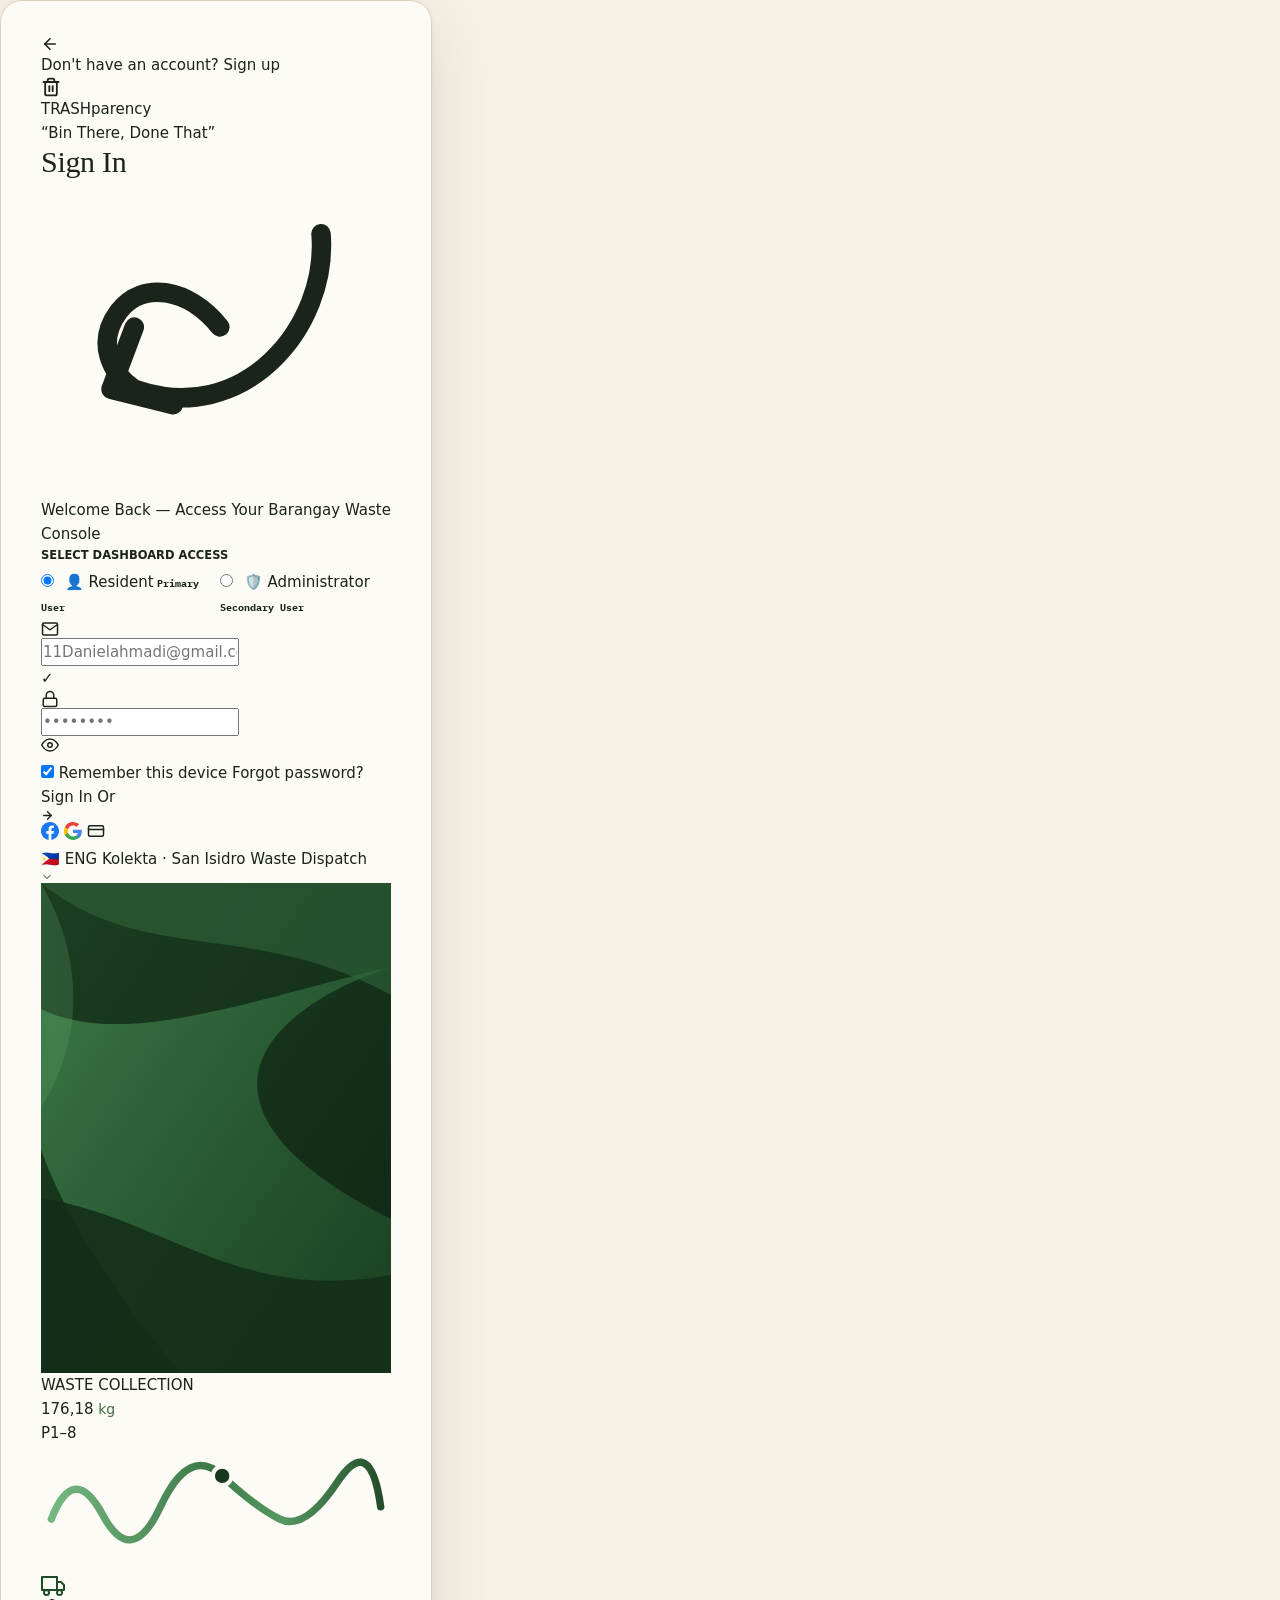
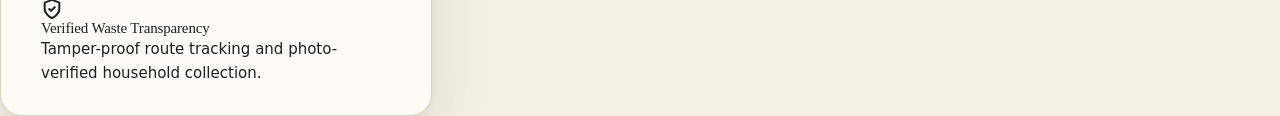
<file: login.html>
<!DOCTYPE html>
<html lang="en">
<head>
  <meta charset="UTF-8">
  <meta http-equiv="refresh" content="0; url=signin.html">
  <title>Redirecting to Sign In...</title>
  <script>
    window.location.replace("signin.html");
  </script>
</head>
<body>
  <p>Redirecting to <a href="signin.html">Sign In</a>...</p>
</body>
</html>
</file>
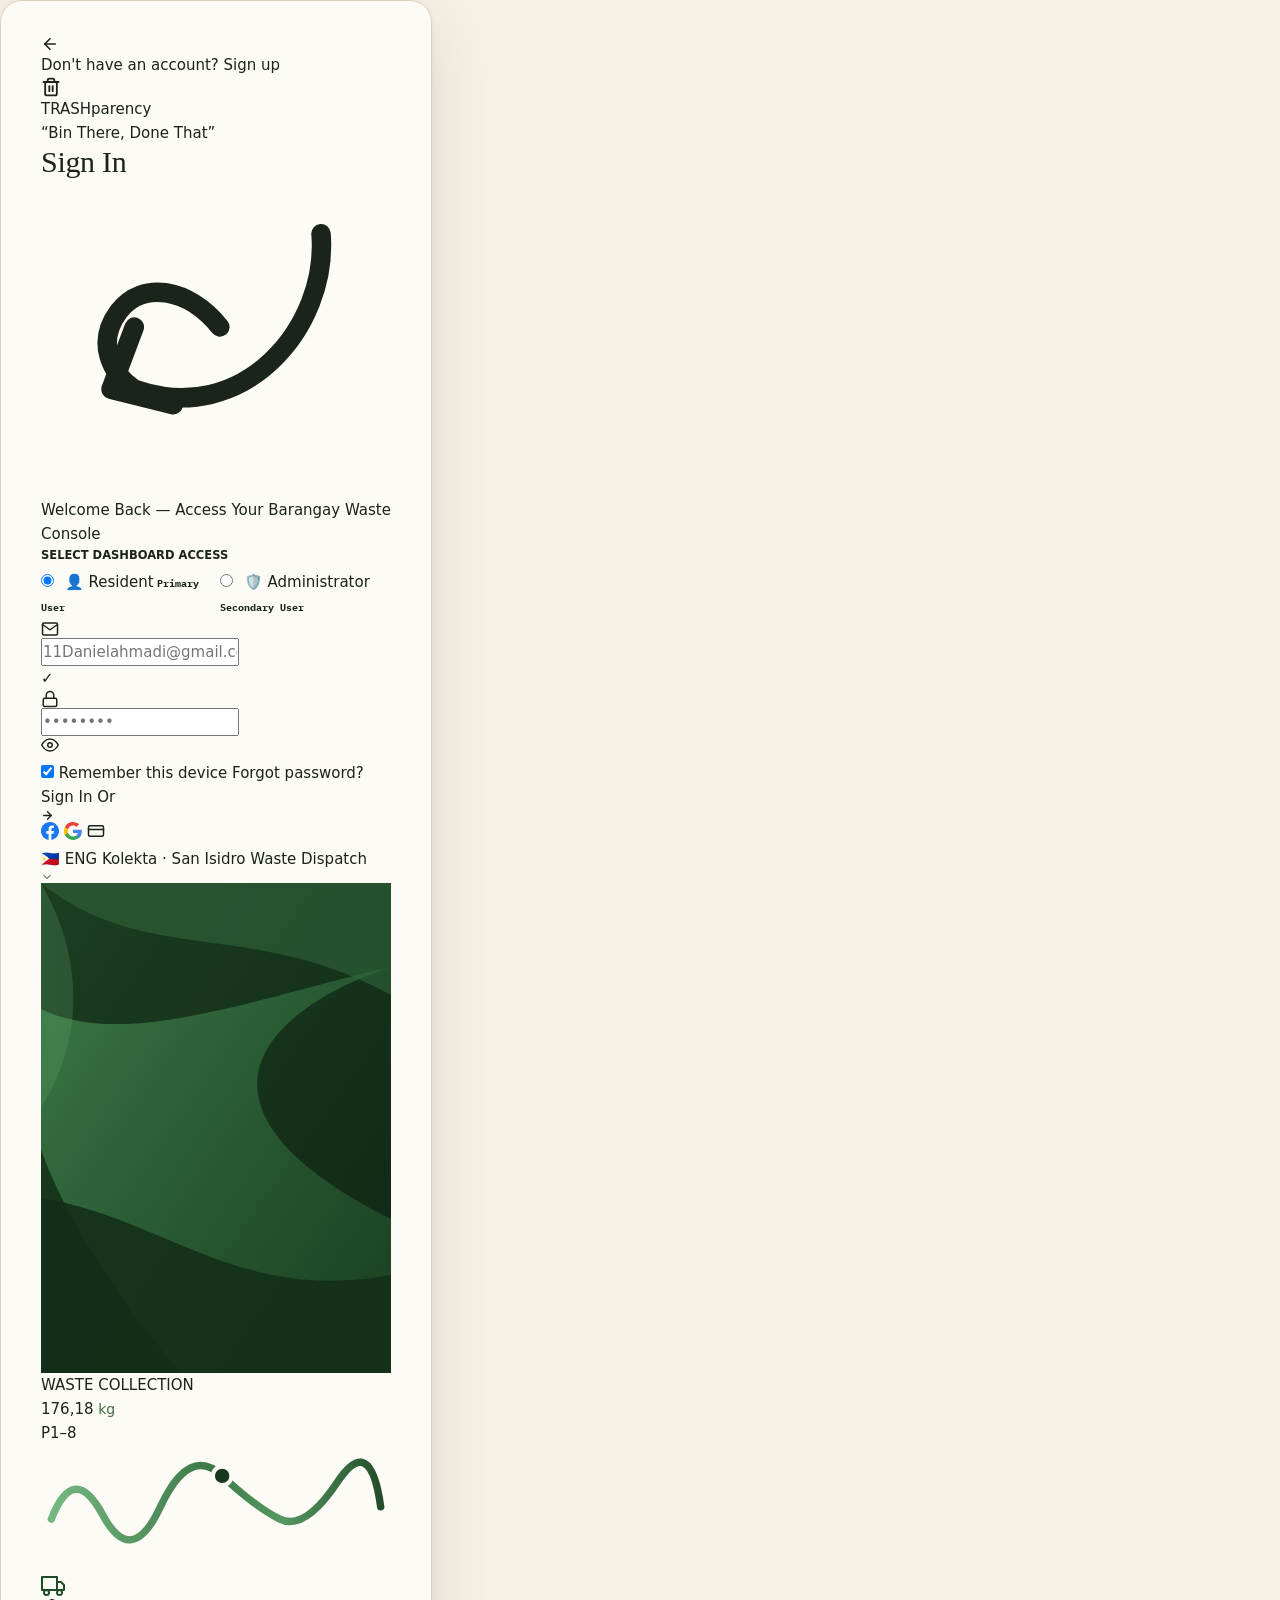
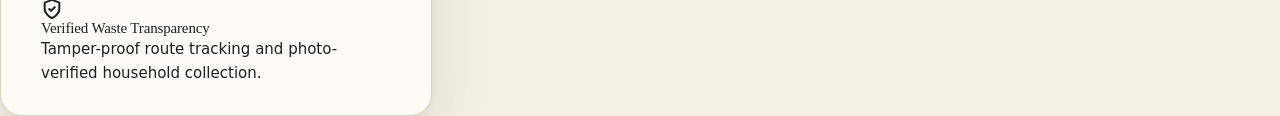
<file: signin.html>
<!DOCTYPE html>
<html lang="en">
<head>
  <meta charset="UTF-8">
  <meta name="viewport" content="width=device-width, initial-scale=1.0">
  <title>Kolekta — Sign In</title>
  <link rel="preconnect" href="https://fonts.googleapis.com">
  <link rel="preconnect" href="https://fonts.gstatic.com" crossorigin>
  <link href="https://fonts.googleapis.com/css2?family=Archivo:wght@600;700;800&family=Black+Ops+One&family=Rubik+Dirt&family=IBM+Plex+Sans:wght@400;500;600&family=IBM+Plex+Mono:wght@500;600&display=swap" rel="stylesheet">
  <link rel="stylesheet" href="kolekta.css">
</head>
<body class="auth-body">

  <div class="auth-card">
    <!-- LEFT COLUMN: FORM -->
    <div class="auth-form-side">
      <div>
        <!-- Top Navigation -->
        <div class="auth-topbar">
          <a href="signup.html" class="btn-circle-back" title="Go to Sign Up">
            <svg width="18" height="18" viewBox="0 0 24 24" fill="none" stroke="currentColor" stroke-width="2.2" stroke-linecap="round" stroke-linejoin="round">
              <line x1="19" y1="12" x2="5" y2="12"></line>
              <polyline points="12 19 5 12 12 5"></polyline>
            </svg>
          </a>
          <div class="auth-switch-text">
            <span id="switchPrompt">Don't have an account?</span>
            <a href="signup.html" class="auth-switch-link" id="switchModeBtn">Sign up</a>
          </div>
        </div>

        <!-- Brand Header: Kolekta & Tagline -->
        <div class="brand-header-block">
          <div class="brand-title-wrap">
            <span class="trash-icon-stamp" title="Municipal Waste Dispatch">
              <svg width="20" height="20" viewBox="0 0 24 24" fill="none" stroke="currentColor" stroke-width="2.2" stroke-linecap="round" stroke-linejoin="round">
                <polyline points="3 6 5 6 21 6"></polyline>
                <path d="M19 6v14a2 2 0 0 1-2 2H7a2 2 0 0 1-2-2V6m3 0V4a2 2 0 0 1 2-2h4a2 2 0 0 1 2 2v2"></path>
                <line x1="10" y1="11" x2="10" y2="17"></line>
                <line x1="14" y1="11" x2="14" y2="17"></line>
              </svg>
            </span>
            <div class="brand-logo-title">
              <span class="trash-word">TRASH</span><span class="parency-word">parency</span>
            </div>
          </div>
          <div class="brand-tagline">
            <span class="brand-tagline-quote">“Bin There, Done That”</span>
          </div>
        </div>

        <!-- Form Title Row -->
        <div class="auth-header">
          <div class="auth-title-row">
            <h1 class="auth-title" id="authTitle">Sign In</h1>
            <svg class="scribble-arrow" viewBox="0 0 45 40" fill="none" xmlns="http://www.w3.org/2000/svg">
              <path d="M36 6 C 37 18, 26 31, 12 26 C 9 24, 7 20, 10 16 C 13 12, 19 13, 23 18" stroke="currentColor" stroke-width="2.5" stroke-linecap="round"/>
              <path d="M17 28 L 9 26 L 12 18" stroke="currentColor" stroke-width="2.5" stroke-linecap="round" stroke-linejoin="round"/>
            </svg>
          </div>
          <p class="auth-subtitle" id="authSubtitle">Welcome Back — Access Your Barangay Waste Console</p>
        </div>

        <!-- Form -->
        <form class="auth-form" id="signInForm" autocomplete="off" onsubmit="handleSignIn(event)">
          <!-- Role Selection (Primary vs Secondary User) -->
          <div style="margin-bottom: 2px;">
            <label style="font-size: 11.5px; font-weight: 600; text-transform: uppercase; color: var(--ink-soft); display: block; margin-bottom: 6px;">Select Dashboard Access</label>
            <div style="display: grid; grid-template-columns: 1fr 1fr; gap: 8px;">
              <label class="report-pill-radio">
                <input type="radio" name="authRole" value="resident" checked>
                <span class="report-pill-label" style="padding: 8px 6px; font-size: 12px;">
                  <span style="font-size: 15px;">👤 Resident</span>
                  <span style="font-size: 10px; color: var(--pine); font-family: 'IBM Plex Mono'; font-weight: 700;">Primary User</span>
                </span>
              </label>
              <label class="report-pill-radio">
                <input type="radio" name="authRole" value="admin">
                <span class="report-pill-label" style="padding: 8px 6px; font-size: 12px;">
                  <span style="font-size: 15px;">🛡️ Administrator</span>
                  <span style="font-size: 10px; color: var(--clay); font-family: 'IBM Plex Mono'; font-weight: 700;">Secondary User</span>
                </span>
              </label>
            </div>
          </div>

          <!-- Email -->
          <div class="input-field-wrap" id="emailFieldWrap">
            <div class="auth-input-group">
              <div class="auth-input-icon">
                <svg width="18" height="18" viewBox="0 0 24 24" fill="none" stroke="currentColor" stroke-width="2" stroke-linecap="round" stroke-linejoin="round">
                  <path d="M4 4h16c1.1 0 2 .9 2 2v12c0 1.1-.9 2-2 2H4c-1.1 0-2-.9-2-2V6c0-1.1.9-2 2-2z"></path>
                  <polyline points="22,6 12,13 2,6"></polyline>
                </svg>
              </div>
              <input type="email" class="auth-input" id="emailInput" placeholder="11Danielahmadi@gmail.com" required oninput="validateEmail()">
              <div class="auth-addon">
                <div class="check-badge" id="emailCheckBadge">✓</div>
              </div>
            </div>
          </div>

          <!-- Password -->
          <div class="input-field-wrap" id="passwordFieldWrap">
            <div class="auth-input-group">
              <div class="auth-input-icon">
                <svg width="18" height="18" viewBox="0 0 24 24" fill="none" stroke="currentColor" stroke-width="2" stroke-linecap="round" stroke-linejoin="round">
                  <rect x="3" y="11" width="18" height="11" rx="2" ry="2"></rect>
                  <path d="M7 11V7a5 5 0 0 1 10 0v4"></path>
                </svg>
              </div>
              <input type="password" class="auth-input" id="passwordInput" placeholder="••••••••" required>
              <div class="auth-addon">
                <button type="button" class="btn-eye" onclick="togglePasswordVisibility('passwordInput', this)" title="Toggle password visibility">
                  <svg class="eye-open" width="18" height="18" viewBox="0 0 24 24" fill="none" stroke="currentColor" stroke-width="2" stroke-linecap="round" stroke-linejoin="round">
                    <path d="M1 12s4-8 11-8 11 8 11 8-4 8-11 8-11-8-11-8z"></path>
                    <circle cx="12" cy="12" r="3"></circle>
                  </svg>
                </button>
              </div>
            </div>
          </div>

          <!-- Remember Me & Forgot Password -->
          <div class="auth-extras" id="signInExtras">
            <label class="remember-box">
              <input type="checkbox" id="rememberMe" checked>
              <span id="rememberText">Remember this device</span>
            </label>
            <a href="javascript:void(0)" onclick="toast('Password recovery link sent to your registered email')" class="link-forgot" id="forgotText">Forgot password?</a>
          </div>

          <!-- Submit & Social Row -->
          <div class="auth-actions-row">
            <button type="submit" class="btn-auth-submit" id="submitBtn">
              <span id="submitBtnText">Sign In</span>
              <span class="btn-arrow-bubble">
                <svg width="13" height="13" viewBox="0 0 24 24" fill="none" stroke="currentColor" stroke-width="2.5" stroke-linecap="round" stroke-linejoin="round">
                  <line x1="5" y1="12" x2="19" y2="12"></line>
                  <polyline points="12 5 19 12 12 19"></polyline>
                </svg>
              </span>
            </button>

            <span class="auth-or-divider" id="orText">Or</span>

            <div class="social-login-group">
              <!-- Facebook -->
              <button type="button" class="social-circle-btn" title="Continue with Facebook" onclick="toast('Facebook sign-in connected')">
                <svg width="18" height="18" viewBox="0 0 24 24" fill="#1877F2">
                  <path d="M24 12.073c0-6.627-5.373-12-12-12s-12 5.373-12 12c0 5.99 4.388 10.954 10.125 11.854v-8.385H7.078v-3.47h3.047V9.43c0-3.007 1.792-4.669 4.533-4.669 1.312 0 2.686.235 2.686.235v2.953H15.83c-1.491 0-1.956.925-1.956 1.874v2.25h3.328l-.532 3.47h-2.796v8.385C19.612 23.027 24 18.062 24 12.073z"/>
                </svg>
              </button>

              <!-- Google -->
              <button type="button" class="social-circle-btn" title="Continue with Google" onclick="toast('Google sign-in connected')">
                <svg width="18" height="18" viewBox="0 0 24 24">
                  <path fill="#4285F4" d="M23.745 12.27c0-.7-.06-1.4-.19-2.07H12v4.51h6.6c-.29 1.52-1.14 2.82-2.4 3.68v3.05h3.88c2.27-2.09 3.665-5.17 3.665-9.17z"/>
                  <path fill="#34A853" d="M12 24c3.24 0 5.95-1.08 7.93-2.91l-3.88-3.05c-1.08.72-2.45 1.16-4.05 1.16-3.12 0-5.77-2.1-6.72-4.93H1.26v3.15C3.26 21.36 7.33 24 12 24z"/>
                  <path fill="#FBBC05" d="M5.28 14.27c-.25-.72-.38-1.49-.38-2.27s.13-1.55.38-2.27V6.58H1.26C.46 8.16 0 9.94 0 12c0 2.06.46 3.84 1.26 5.42l4.02-3.15z"/>
                  <path fill="#EA4335" d="M12 4.75c1.77 0 3.35.61 4.6 1.8l3.42-3.42C17.95 1.19 15.24 0 12 0 7.33 0 3.26 2.64 1.26 6.58l4.02 3.15c.95-2.83 3.6-4.98 6.72-4.98z"/>
                </svg>
              </button>

              <!-- Barangay ID Card -->
              <button type="button" class="social-circle-btn" title="Barangay Resident ID Card" onclick="toast('Barangay QR / Resident ID scanner ready')">
                <svg width="18" height="18" viewBox="0 0 24 24" fill="none" stroke="var(--ink)" stroke-width="2" stroke-linecap="round" stroke-linejoin="round">
                  <rect x="2" y="5" width="20" height="14" rx="2"></rect>
                  <line x1="2" y1="10" x2="22" y2="10"></line>
                </svg>
              </button>
            </div>
          </div>
        </form>
      </div>

      <!-- Bottom Bar -->
      <div class="auth-bottom-bar">
        <button type="button" class="lang-selector" onclick="toggleLanguage()">
          <span id="langFlag">🇵🇭</span>
          <span id="langLabel">ENG</span>
          <svg width="12" height="12" viewBox="0 0 24 24" fill="none" stroke="currentColor" stroke-width="2" stroke-linecap="round" stroke-linejoin="round">
            <polyline points="6 9 12 15 18 9"></polyline>
          </svg>
        </button>
        <span class="brand-mini-badge">Kolekta · San Isidro Waste Dispatch</span>
      </div>
    </div>

    <!-- RIGHT COLUMN: VISUAL SHOWCASE - STRICTLY ONLY GREEN -->
    <div class="auth-visual-side">
      <!-- Layered Organic Vector Background - ONLY GREEN SHADES -->
      <svg class="wave-bg-svg" viewBox="0 0 500 700" preserveAspectRatio="none" xmlns="http://www.w3.org/2000/svg">
        <defs>
          <linearGradient id="deepGreenBase" x1="0%" y1="0%" x2="100%" y2="100%">
            <stop offset="0%" stop-color="#1B3E21" />
            <stop offset="100%" stop-color="#102714" />
          </linearGradient>
          <linearGradient id="lushGreenFlow" x1="0%" y1="0%" x2="100%" y2="80%">
            <stop offset="0%" stop-color="#3C7B47" stop-opacity="0.92" />
            <stop offset="100%" stop-color="#24552D" stop-opacity="0.6" />
          </linearGradient>
          <linearGradient id="mintAccentCurve" x1="0%" y1="100%" x2="100%" y2="0%">
            <stop offset="0%" stop-color="#4F995D" stop-opacity="0.8" />
            <stop offset="100%" stop-color="#76B883" stop-opacity="0.45" />
          </linearGradient>
        </defs>

        <!-- Base deep forest green layer -->
        <rect width="500" height="700" fill="url(#deepGreenBase)" />

        <!-- Fluid wave curve 1 (pine medium green) -->
        <path d="M0,0 C150,120 300,50 500,160 L500,0 Z" fill="#2E5E37" opacity="0.7" />

        <!-- Fluid wave curve 2 (lush foliage flow) -->
        <path d="M500,120 C320,180 180,320 500,480 L500,700 L200,700 C80,560 20,440 0,380 L0,180 C120,240 320,160 500,120 Z" fill="url(#lushGreenFlow)" />

        <!-- Fluid wave curve 3 (deep pine shade bottom fold) -->
        <path d="M0,450 C180,480 280,600 500,560 L500,700 L0,700 Z" fill="#142F19" opacity="0.9" />

        <!-- Fluid mint/leaf green contour -->
        <path d="M0,0 C80,140 40,260 0,320 L0,0 Z" fill="url(#mintAccentCurve)" opacity="0.4" />
      </svg>

      <!-- Floating Card 1: Stats Widget (Strictly Green Theme) -->
      <div class="float-card card-stat-widget">
        <div class="stat-widget-label">WASTE COLLECTION</div>
        <div class="stat-widget-value">176,18 <span style="font-size: 14px; font-weight: 500; color: #3F6B45;">kg</span></div>
        
        <div class="stat-chart-container">
          <div class="chart-floating-badge">P1–8</div>
          <svg viewBox="0 0 170 52" style="width: 100%; height: 100%; overflow: visible;">
            <defs>
              <linearGradient id="greenSparkGrad" x1="0%" y1="0%" x2="100%" y2="0%">
                <stop offset="0%" stop-color="#76B883" />
                <stop offset="48%" stop-color="#3E7849" />
                <stop offset="70%" stop-color="#559962" />
                <stop offset="100%" stop-color="#244D2A" />
              </linearGradient>
            </defs>
            <!-- Undulating sparkline in lush greens -->
            <path d="M 5,36 Q 16,8 30,34 T 58,30 T 88,15 T 116,36 T 144,18 T 165,30" 
                  fill="none" 
                  stroke="url(#greenSparkGrad)" 
                  stroke-width="3.6" 
                  stroke-linecap="round" 
                  stroke-linejoin="round" />
            <circle cx="88" cy="15" r="4.5" fill="#17381C" stroke="#FCFAF4" stroke-width="2" />
          </svg>
        </div>
      </div>

      <!-- Floating Badge 1: Green Eco Leaf / Report -->
      <div class="floating-icon-badge badge-eco" title="Photo verified collection reports">
        <svg width="22" height="22" viewBox="0 0 24 24" fill="none" stroke="#FCFAF4" stroke-width="2" stroke-linecap="round" stroke-linejoin="round">
          <path d="M11 20A7 7 0 0 1 9.8 6.1C15.5 5 17 4.48 19 2c1 2 2 4.18 2 8 0 5.5-4.78 10-10 10Z"></path>
          <path d="M2 21c0-3 1.85-5.36 5.08-6C9.5 14.52 12 13 13 12"></path>
        </svg>
      </div>

      <!-- Floating Badge 2: Live Route Dispatch Truck (Green) -->
      <div class="floating-icon-badge badge-truck" title="Live route truck tracking">
        <svg width="24" height="24" viewBox="0 0 24 24" fill="none" stroke="#1F4C26" stroke-width="2" stroke-linecap="round" stroke-linejoin="round">
          <rect x="1" y="3" width="15" height="13"></rect>
          <polygon points="16 8 20 8 23 11 23 16 16 16 8"></polygon>
          <circle cx="5.5" cy="18.5" r="2.5"></circle>
          <circle cx="18.5" cy="18.5" r="2.5"></circle>
        </svg>
      </div>

      <!-- Floating Card 2: Security & Transparency (Strictly Green Theme) -->
      <div class="float-card card-security-widget">
        <div class="sec-top-flex">
          <div class="sec-indicator-bars">
            <div class="sec-bar accent"></div>
            <div class="sec-bar muted-1"></div>
            <div class="sec-bar muted-2"></div>
          </div>
          <div class="sec-icon-circle">
            <svg width="22" height="22" viewBox="0 0 24 24" fill="none" stroke="currentColor" stroke-width="2.2" stroke-linecap="round" stroke-linejoin="round">
              <path d="M12 22s8-4 8-10V5l-8-3-8 3v7c0 6 8 10 8 10z"></path>
              <polyline points="9 12 11 14 15 10"></polyline>
            </svg>
          </div>
        </div>
        <h4 class="sec-widget-heading">Verified Waste Transparency</h4>
        <p class="sec-widget-desc">Tamper-proof route tracking and photo-verified household collection.</p>
      </div>
    </div>
  </div>

  <!-- Interactive Toast Notification -->
  <div class="toast" id="toast">
    <span class="dot"></span>
    <span id="toastText">Action successful</span>
  </div>

  <script>
    let currentLang = 'ENG';

    // Auto-fill newly registered email if arriving from signup
    window.addEventListener('DOMContentLoaded', () => {
      const regEmail = localStorage.getItem('kolekta_registered_email');
      if (regEmail) {
        const emailInput = document.getElementById('emailInput');
        emailInput.value = regEmail;
        validateEmail();
        toast('Account detected! Please enter your password to sign in.');
      }
    });

    // Eye toggle for password visibility
    function togglePasswordVisibility(inputId, btn) {
      const input = document.getElementById(inputId);
      const isPassword = input.type === 'password';
      input.type = isPassword ? 'text' : 'password';
      
      if (isPassword) {
        btn.innerHTML = `
          <svg class="eye-closed" width="18" height="18" viewBox="0 0 24 24" fill="none" stroke="currentColor" stroke-width="2" stroke-linecap="round" stroke-linejoin="round">
            <path d="M17.94 17.94A10.07 10.07 0 0 1 12 20c-7 0-11-8-11-8a18.45 18.45 0 0 1 5.06-5.94M9.9 4.24A9.12 9.12 0 0 1 12 4c7 0 11 8 11 8a18.5 18.5 0 0 1-2.16 3.19m-6.72-1.07a3 3 0 1 1-4.24-4.24"></path>
            <line x1="1" y1="1" x2="23" y2="23"></line>
          </svg>
        `;
      } else {
        btn.innerHTML = `
          <svg class="eye-open" width="18" height="18" viewBox="0 0 24 24" fill="none" stroke="currentColor" stroke-width="2" stroke-linecap="round" stroke-linejoin="round">
            <path d="M1 12s4-8 11-8 11 8 11 8-4 8-11 8-11-8-11-8z"></path>
            <circle cx="12" cy="12" r="3"></circle>
          </svg>
        `;
      }
    }

    function validateEmail() {
      const val = document.getElementById('emailInput').value.trim();
      const badge = document.getElementById('emailCheckBadge');
      const emailRegex = /^[^\s@]+@[^\s@]+\.[^\s@]+$/;
      if (emailRegex.test(val)) {
        badge.classList.add('active');
      } else {
        badge.classList.remove('active');
      }
    }

    // Handle Authentication -> Redirect to dashboard.html
    function handleSignIn(e) {
      e.preventDefault();
      const email = document.getElementById('emailInput').value.trim();
      const pass = document.getElementById('passwordInput').value;

      if (!email || !pass) {
        toast('Please enter both email and password');
        return;
      }

      const selectedRole = document.querySelector('input[name="authRole"]:checked').value;
      const isAdmin = selectedRole === 'admin';

      // Check registered user in localStorage
      const savedUserJson = localStorage.getItem('kolekta_user');
      let userName = isAdmin ? 'B. Reyes' : 'Daniel Ahmadi';

      if (savedUserJson) {
        try {
          const savedUser = JSON.parse(savedUserJson);
          if (savedUser.email.toLowerCase() === email.toLowerCase()) {
            if (savedUser.password !== pass) {
              toast('Incorrect password. Please try again.');
              return;
            }
            userName = savedUser.name;
          }
        } catch (err) {
          console.error(err);
        }
      }

      // Save active session
      localStorage.setItem('kolekta_session', JSON.stringify({
        name: userName,
        email: email,
        role: isAdmin ? 'Administrator (Secondary User)' : 'Resident (Primary User)',
        isAdmin: isAdmin
      }));

      if (isAdmin) {
        toast('Admin verified! Opening Administrator Console...');
        setTimeout(() => {
          window.location.href = "admin-dashboard.html";
        }, 1000);
      } else {
        toast('Resident verified! Opening Household Dashboard...');
        setTimeout(() => {
          window.location.href = "user-dashboard.html";
        }, 1000);
      }
    }

    // Toast alert helper
    function toast(msg) {
      const t = document.getElementById('toast');
      const text = document.getElementById('toastText');
      text.textContent = msg;
      t.classList.add('show');
      clearTimeout(window._toastTimer);
      window._toastTimer = setTimeout(() => t.classList.remove('show'), 2800);
    }

    // Language Toggle
    function toggleLanguage() {
      currentLang = currentLang === 'ENG' ? 'FIL' : 'ENG';
      document.getElementById('langLabel').textContent = currentLang;
      document.getElementById('langFlag').textContent = currentLang === 'ENG' ? '🇵🇭' : '🌐';
      
      const authTitle = document.getElementById('authTitle');
      const authSubtitle = document.getElementById('authSubtitle');
      const switchPrompt = document.getElementById('switchPrompt');
      const switchModeBtn = document.getElementById('switchModeBtn');
      const submitBtnText = document.getElementById('submitBtnText');
      const rememberText = document.getElementById('rememberText');
      const forgotText = document.getElementById('forgotText');
      const orText = document.getElementById('orText');

      if (currentLang === 'FIL') {
        authTitle.textContent = 'Mag-Sign In';
        authSubtitle.textContent = 'Maligayang Pagbabalik — Buksan ang Barangay Waste Console';
        switchPrompt.textContent = 'Wala pang account?';
        switchModeBtn.textContent = 'Mag-sign up';
        submitBtnText.textContent = 'Pumasok';
        rememberText.textContent = 'Tandaan ang device na ito';
        forgotText.textContent = 'Nakalimutan ang password?';
        orText.textContent = 'O';
      } else {
        authTitle.textContent = 'Sign In';
        authSubtitle.textContent = 'Welcome Back — Access Your Barangay Waste Console';
        switchPrompt.textContent = "Don't have an account?";
        switchModeBtn.textContent = 'Sign up';
        submitBtnText.textContent = 'Sign In';
        rememberText.textContent = 'Remember this device';
        forgotText.textContent = 'Forgot password?';
        orText.textContent = 'Or';
      }
      toast(currentLang === 'FIL' ? 'Wika pinalitan sa Filipino' : 'Language set to English');
    }
  </script>
</body>
</html>
</file>
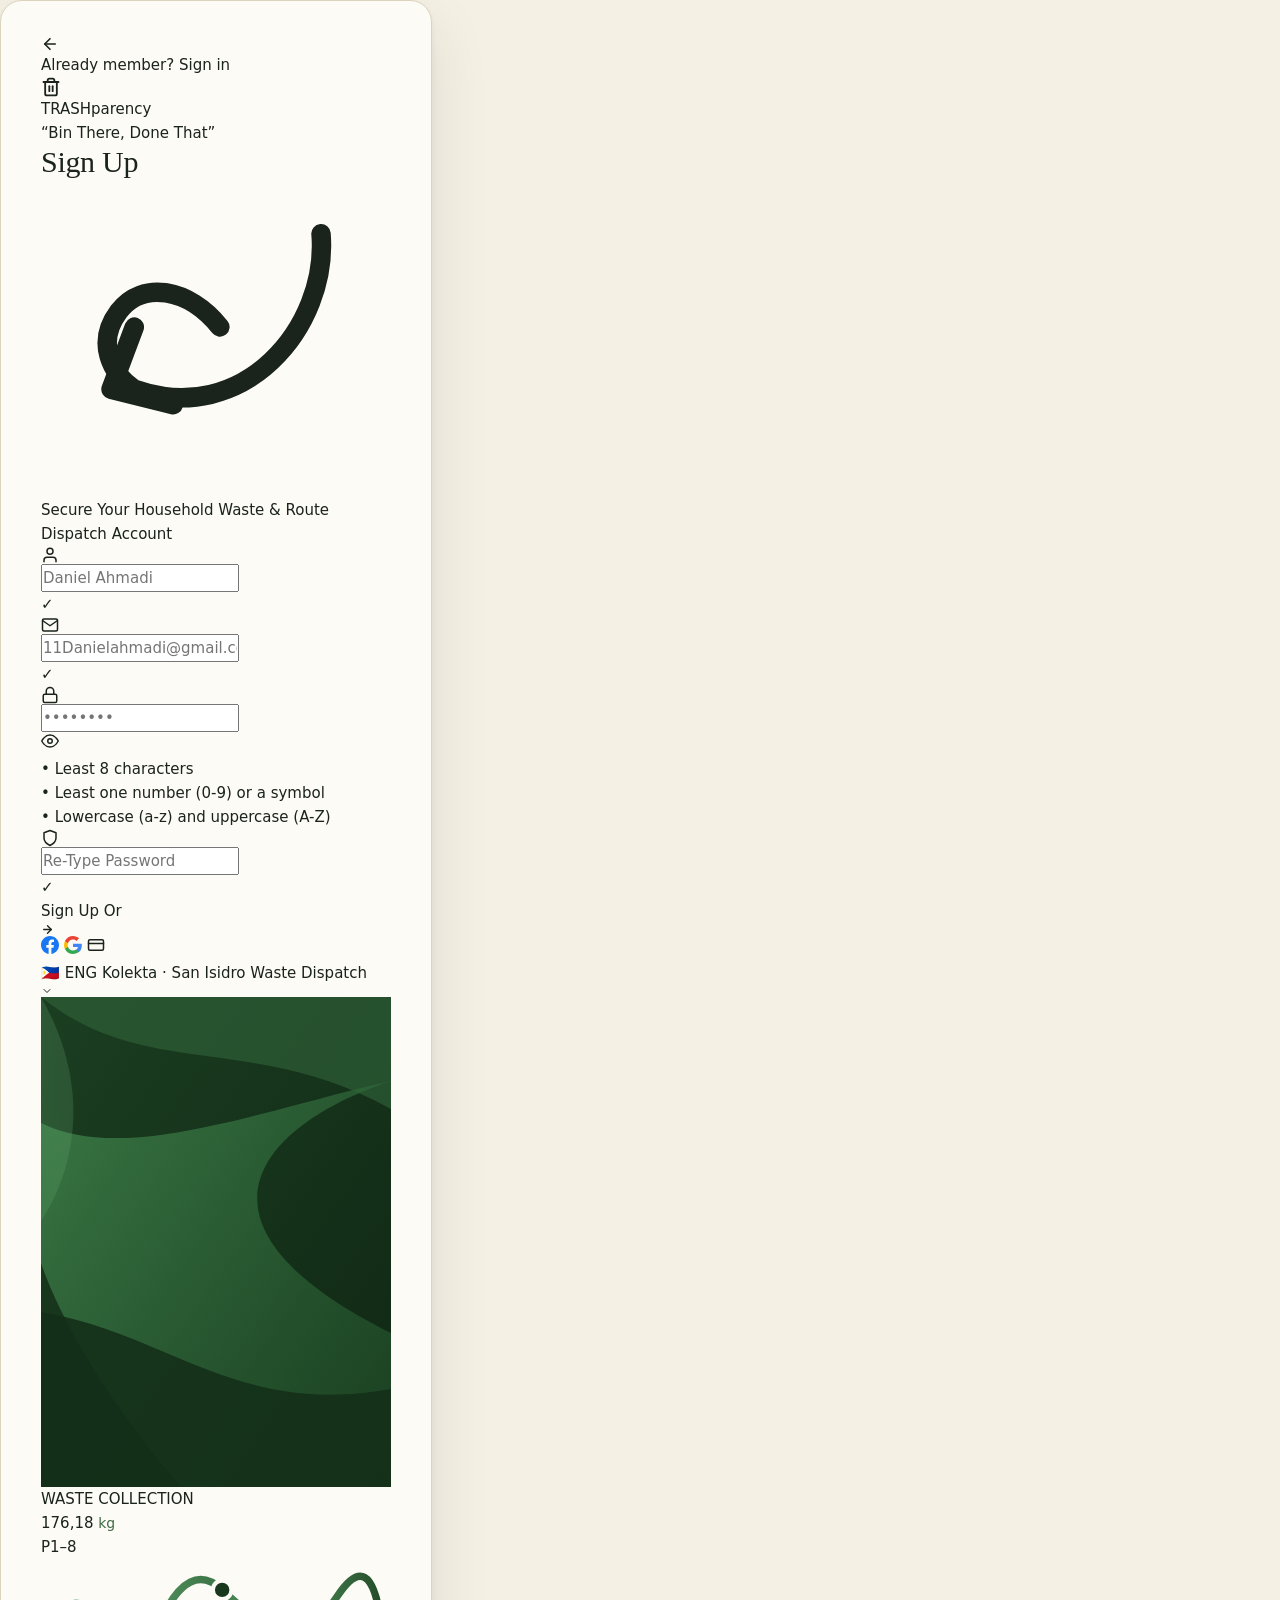
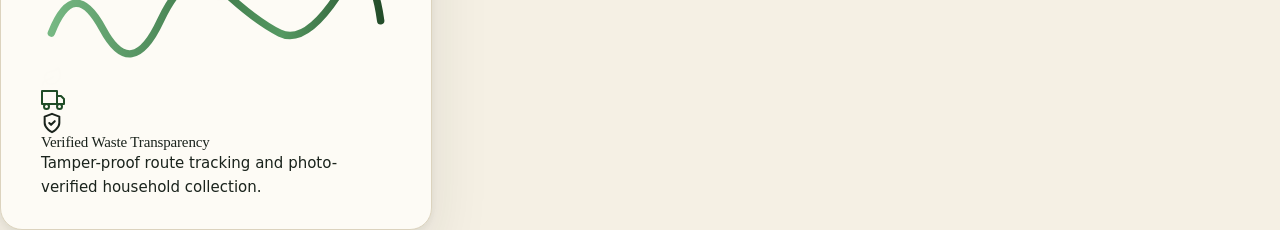
<file: signup.html>
<!DOCTYPE html>
<html lang="en">
<head>
  <meta charset="UTF-8">
  <meta name="viewport" content="width=device-width, initial-scale=1.0">
  <title>Kolekta — Sign Up</title>
  <link rel="preconnect" href="https://fonts.googleapis.com">
  <link rel="preconnect" href="https://fonts.gstatic.com" crossorigin>
  <link href="https://fonts.googleapis.com/css2?family=Archivo:wght@600;700;800&family=Black+Ops+One&family=Rubik+Dirt&family=IBM+Plex+Sans:wght@400;500;600&family=IBM+Plex+Mono:wght@500;600&display=swap" rel="stylesheet">
  <link rel="stylesheet" href="kolekta.css">
</head>
<body class="auth-body">

  <div class="auth-card">
    <!-- LEFT COLUMN: FORM -->
    <div class="auth-form-side">
      <div>
        <!-- Top Navigation -->
        <div class="auth-topbar">
          <a href="signin.html" class="btn-circle-back" title="Go to Sign In">
            <svg width="18" height="18" viewBox="0 0 24 24" fill="none" stroke="currentColor" stroke-width="2.2" stroke-linecap="round" stroke-linejoin="round">
              <line x1="19" y1="12" x2="5" y2="12"></line>
              <polyline points="12 19 5 12 12 5"></polyline>
            </svg>
          </a>
          <div class="auth-switch-text">
            <span id="switchPrompt">Already member?</span>
            <a href="signin.html" class="auth-switch-link" id="switchModeBtn">Sign in</a>
          </div>
        </div>

        <!-- Brand Header: Kolekta & Tagline -->
        <div class="brand-header-block">
          <div class="brand-title-wrap">
            <span class="trash-icon-stamp" title="Municipal Waste Dispatch">
              <svg width="20" height="20" viewBox="0 0 24 24" fill="none" stroke="currentColor" stroke-width="2.2" stroke-linecap="round" stroke-linejoin="round">
                <polyline points="3 6 5 6 21 6"></polyline>
                <path d="M19 6v14a2 2 0 0 1-2 2H7a2 2 0 0 1-2-2V6m3 0V4a2 2 0 0 1 2-2h4a2 2 0 0 1 2 2v2"></path>
                <line x1="10" y1="11" x2="10" y2="17"></line>
                <line x1="14" y1="11" x2="14" y2="17"></line>
              </svg>
            </span>
            <div class="brand-logo-title">
              <span class="trash-word">TRASH</span><span class="parency-word">parency</span>
            </div>
          </div>
          <div class="brand-tagline">
            <span class="brand-tagline-quote">“Bin There, Done That”</span>
          </div>
        </div>

        <!-- Form Title Row -->
        <div class="auth-header">
          <div class="auth-title-row">
            <h1 class="auth-title" id="authTitle">Sign Up</h1>
            <svg class="scribble-arrow" viewBox="0 0 45 40" fill="none" xmlns="http://www.w3.org/2000/svg">
              <path d="M36 6 C 37 18, 26 31, 12 26 C 9 24, 7 20, 10 16 C 13 12, 19 13, 23 18" stroke="currentColor" stroke-width="2.5" stroke-linecap="round"/>
              <path d="M17 28 L 9 26 L 12 18" stroke="currentColor" stroke-width="2.5" stroke-linecap="round" stroke-linejoin="round"/>
            </svg>
          </div>
          <p class="auth-subtitle" id="authSubtitle">Secure Your Household Waste & Route Dispatch Account</p>
        </div>

        <!-- Form -->
        <form class="auth-form" id="signUpForm" autocomplete="off" onsubmit="handleSignUp(event)">
          <!-- Full Name -->
          <div class="input-field-wrap" id="nameFieldWrap">
            <div class="auth-input-group">
              <div class="auth-input-icon">
                <svg width="18" height="18" viewBox="0 0 24 24" fill="none" stroke="currentColor" stroke-width="2" stroke-linecap="round" stroke-linejoin="round">
                  <path d="M20 21v-2a4 4 0 0 0-4-4H8a4 4 0 0 0-4 4v2"></path>
                  <circle cx="12" cy="7" r="4"></circle>
                </svg>
              </div>
              <input type="text" class="auth-input" id="nameInput" placeholder="Daniel Ahmadi" required oninput="validateName()">
              <div class="auth-addon">
                <div class="check-badge" id="nameCheckBadge">✓</div>
              </div>
            </div>
          </div>

          <!-- Email -->
          <div class="input-field-wrap" id="emailFieldWrap">
            <div class="auth-input-group">
              <div class="auth-input-icon">
                <svg width="18" height="18" viewBox="0 0 24 24" fill="none" stroke="currentColor" stroke-width="2" stroke-linecap="round" stroke-linejoin="round">
                  <path d="M4 4h16c1.1 0 2 .9 2 2v12c0 1.1-.9 2-2 2H4c-1.1 0-2-.9-2-2V6c0-1.1.9-2 2-2z"></path>
                  <polyline points="22,6 12,13 2,6"></polyline>
                </svg>
              </div>
              <input type="email" class="auth-input" id="emailInput" placeholder="11Danielahmadi@gmail.com" required oninput="validateEmail()">
              <div class="auth-addon">
                <div class="check-badge" id="emailCheckBadge">✓</div>
              </div>
            </div>
          </div>

          <!-- Password -->
          <div class="input-field-wrap" id="passwordFieldWrap">
            <div class="auth-input-group">
              <div class="auth-input-icon">
                <svg width="18" height="18" viewBox="0 0 24 24" fill="none" stroke="currentColor" stroke-width="2" stroke-linecap="round" stroke-linejoin="round">
                  <rect x="3" y="11" width="18" height="11" rx="2" ry="2"></rect>
                  <path d="M7 11V7a5 5 0 0 1 10 0v4"></path>
                </svg>
              </div>
              <input type="password" class="auth-input" id="passwordInput" placeholder="••••••••" required oninput="validatePassword()">
              <div class="auth-addon">
                <button type="button" class="btn-eye" onclick="togglePasswordVisibility('passwordInput', this)" title="Toggle password visibility">
                  <svg class="eye-open" width="18" height="18" viewBox="0 0 24 24" fill="none" stroke="currentColor" stroke-width="2" stroke-linecap="round" stroke-linejoin="round">
                    <path d="M1 12s4-8 11-8 11 8 11 8-4 8-11 8-11-8-11-8z"></path>
                    <circle cx="12" cy="12" r="3"></circle>
                  </svg>
                </button>
              </div>
            </div>

            <!-- Password Criteria & Strength -->
            <div class="password-meter" id="passwordMeter">
              <div class="meter-bar-track">
                <div class="meter-bar-fill" id="meterFill"></div>
              </div>
              <ul class="password-checklist">
                <li class="crit-row" id="critLen">
                  <span class="crit-icon">•</span> <span id="critLenText">Least 8 characters</span>
                </li>
                <li class="crit-row" id="critNum">
                  <span class="crit-icon">•</span> <span id="critNumText">Least one number (0-9) or a symbol</span>
                </li>
                <li class="crit-row" id="critCase">
                  <span class="crit-icon">•</span> <span id="critCaseText">Lowercase (a-z) and uppercase (A-Z)</span>
                </li>
              </ul>
            </div>
          </div>

          <!-- Confirm Password -->
          <div class="input-field-wrap" id="confirmFieldWrap">
            <div class="auth-input-group">
              <div class="auth-input-icon">
                <svg width="18" height="18" viewBox="0 0 24 24" fill="none" stroke="currentColor" stroke-width="2" stroke-linecap="round" stroke-linejoin="round">
                  <path d="M12 22s8-4 8-10V5l-8-3-8 3v7c0 6 8 10 8 10z"></path>
                </svg>
              </div>
              <input type="password" class="auth-input" id="confirmInput" placeholder="Re-Type Password" required oninput="validateConfirmPassword()">
              <div class="auth-addon">
                <div class="check-badge" id="confirmCheckBadge">✓</div>
              </div>
            </div>
          </div>

          <!-- Submit & Social Row -->
          <div class="auth-actions-row">
            <button type="submit" class="btn-auth-submit" id="submitBtn">
              <span id="submitBtnText">Sign Up</span>
              <span class="btn-arrow-bubble">
                <svg width="13" height="13" viewBox="0 0 24 24" fill="none" stroke="currentColor" stroke-width="2.5" stroke-linecap="round" stroke-linejoin="round">
                  <line x1="5" y1="12" x2="19" y2="12"></line>
                  <polyline points="12 5 19 12 12 19"></polyline>
                </svg>
              </span>
            </button>

            <span class="auth-or-divider" id="orText">Or</span>

            <div class="social-login-group">
              <!-- Facebook -->
              <button type="button" class="social-circle-btn" title="Continue with Facebook" onclick="toast('Facebook sign-up connected')">
                <svg width="18" height="18" viewBox="0 0 24 24" fill="#1877F2">
                  <path d="M24 12.073c0-6.627-5.373-12-12-12s-12 5.373-12 12c0 5.99 4.388 10.954 10.125 11.854v-8.385H7.078v-3.47h3.047V9.43c0-3.007 1.792-4.669 4.533-4.669 1.312 0 2.686.235 2.686.235v2.953H15.83c-1.491 0-1.956.925-1.956 1.874v2.25h3.328l-.532 3.47h-2.796v8.385C19.612 23.027 24 18.062 24 12.073z"/>
                </svg>
              </button>

              <!-- Google -->
              <button type="button" class="social-circle-btn" title="Continue with Google" onclick="toast('Google sign-up connected')">
                <svg width="18" height="18" viewBox="0 0 24 24">
                  <path fill="#4285F4" d="M23.745 12.27c0-.7-.06-1.4-.19-2.07H12v4.51h6.6c-.29 1.52-1.14 2.82-2.4 3.68v3.05h3.88c2.27-2.09 3.665-5.17 3.665-9.17z"/>
                  <path fill="#34A853" d="M12 24c3.24 0 5.95-1.08 7.93-2.91l-3.88-3.05c-1.08.72-2.45 1.16-4.05 1.16-3.12 0-5.77-2.1-6.72-4.93H1.26v3.15C3.26 21.36 7.33 24 12 24z"/>
                  <path fill="#FBBC05" d="M5.28 14.27c-.25-.72-.38-1.49-.38-2.27s.13-1.55.38-2.27V6.58H1.26C.46 8.16 0 9.94 0 12c0 2.06.46 3.84 1.26 5.42l4.02-3.15z"/>
                  <path fill="#EA4335" d="M12 4.75c1.77 0 3.35.61 4.6 1.8l3.42-3.42C17.95 1.19 15.24 0 12 0 7.33 0 3.26 2.64 1.26 6.58l4.02 3.15c.95-2.83 3.6-4.98 6.72-4.98z"/>
                </svg>
              </button>

              <!-- Barangay ID Card -->
              <button type="button" class="social-circle-btn" title="Barangay Resident ID Card" onclick="toast('Barangay QR / Resident ID scanner ready')">
                <svg width="18" height="18" viewBox="0 0 24 24" fill="none" stroke="var(--ink)" stroke-width="2" stroke-linecap="round" stroke-linejoin="round">
                  <rect x="2" y="5" width="20" height="14" rx="2"></rect>
                  <line x1="2" y1="10" x2="22" y2="10"></line>
                </svg>
              </button>
            </div>
          </div>
        </form>
      </div>

      <!-- Bottom Bar -->
      <div class="auth-bottom-bar">
        <button type="button" class="lang-selector" onclick="toggleLanguage()">
          <span id="langFlag">🇵🇭</span>
          <span id="langLabel">ENG</span>
          <svg width="12" height="12" viewBox="0 0 24 24" fill="none" stroke="currentColor" stroke-width="2" stroke-linecap="round" stroke-linejoin="round">
            <polyline points="6 9 12 15 18 9"></polyline>
          </svg>
        </button>
        <span class="brand-mini-badge">Kolekta · San Isidro Waste Dispatch</span>
      </div>
    </div>

    <!-- RIGHT COLUMN: VISUAL SHOWCASE - STRICTLY ONLY GREEN -->
    <div class="auth-visual-side">
      <!-- Layered Organic Vector Background - ONLY GREEN SHADES -->
      <svg class="wave-bg-svg" viewBox="0 0 500 700" preserveAspectRatio="none" xmlns="http://www.w3.org/2000/svg">
        <defs>
          <linearGradient id="deepGreenBase" x1="0%" y1="0%" x2="100%" y2="100%">
            <stop offset="0%" stop-color="#1B3E21" />
            <stop offset="100%" stop-color="#102714" />
          </linearGradient>
          <linearGradient id="lushGreenFlow" x1="0%" y1="0%" x2="100%" y2="80%">
            <stop offset="0%" stop-color="#3C7B47" stop-opacity="0.92" />
            <stop offset="100%" stop-color="#24552D" stop-opacity="0.6" />
          </linearGradient>
          <linearGradient id="mintAccentCurve" x1="0%" y1="100%" x2="100%" y2="0%">
            <stop offset="0%" stop-color="#4F995D" stop-opacity="0.8" />
            <stop offset="100%" stop-color="#76B883" stop-opacity="0.45" />
          </linearGradient>
        </defs>

        <!-- Base deep forest green layer -->
        <rect width="500" height="700" fill="url(#deepGreenBase)" />

        <!-- Fluid wave curve 1 (pine medium green) -->
        <path d="M0,0 C150,120 300,50 500,160 L500,0 Z" fill="#2E5E37" opacity="0.7" />

        <!-- Fluid wave curve 2 (lush foliage flow) -->
        <path d="M500,120 C320,180 180,320 500,480 L500,700 L200,700 C80,560 20,440 0,380 L0,180 C120,240 320,160 500,120 Z" fill="url(#lushGreenFlow)" />

        <!-- Fluid wave curve 3 (deep pine shade bottom fold) -->
        <path d="M0,450 C180,480 280,600 500,560 L500,700 L0,700 Z" fill="#142F19" opacity="0.9" />

        <!-- Fluid mint/leaf green contour -->
        <path d="M0,0 C80,140 40,260 0,320 L0,0 Z" fill="url(#mintAccentCurve)" opacity="0.4" />
      </svg>

      <!-- Floating Card 1: Stats Widget (Strictly Green Theme) -->
      <div class="float-card card-stat-widget">
        <div class="stat-widget-label">WASTE COLLECTION</div>
        <div class="stat-widget-value">176,18 <span style="font-size: 14px; font-weight: 500; color: #3F6B45;">kg</span></div>
        
        <div class="stat-chart-container">
          <div class="chart-floating-badge">P1–8</div>
          <svg viewBox="0 0 170 52" style="width: 100%; height: 100%; overflow: visible;">
            <defs>
              <linearGradient id="greenSparkGrad" x1="0%" y1="0%" x2="100%" y2="0%">
                <stop offset="0%" stop-color="#76B883" />
                <stop offset="48%" stop-color="#3E7849" />
                <stop offset="70%" stop-color="#559962" />
                <stop offset="100%" stop-color="#244D2A" />
              </linearGradient>
            </defs>
            <!-- Undulating sparkline in lush greens -->
            <path d="M 5,36 Q 16,8 30,34 T 58,30 T 88,15 T 116,36 T 144,18 T 165,30" 
                  fill="none" 
                  stroke="url(#greenSparkGrad)" 
                  stroke-width="3.6" 
                  stroke-linecap="round" 
                  stroke-linejoin="round" />
            <circle cx="88" cy="15" r="4.5" fill="#17381C" stroke="#FCFAF4" stroke-width="2" />
          </svg>
        </div>
      </div>

      <!-- Floating Badge 1: Green Eco Leaf / Report -->
      <div class="floating-icon-badge badge-eco" title="Photo verified collection reports">
        <svg width="22" height="22" viewBox="0 0 24 24" fill="none" stroke="#FCFAF4" stroke-width="2" stroke-linecap="round" stroke-linejoin="round">
          <path d="M11 20A7 7 0 0 1 9.8 6.1C15.5 5 17 4.48 19 2c1 2 2 4.18 2 8 0 5.5-4.78 10-10 10Z"></path>
          <path d="M2 21c0-3 1.85-5.36 5.08-6C9.5 14.52 12 13 13 12"></path>
        </svg>
      </div>

      <!-- Floating Badge 2: Live Route Dispatch Truck (Green) -->
      <div class="floating-icon-badge badge-truck" title="Live route truck tracking">
        <svg width="24" height="24" viewBox="0 0 24 24" fill="none" stroke="#1F4C26" stroke-width="2" stroke-linecap="round" stroke-linejoin="round">
          <rect x="1" y="3" width="15" height="13"></rect>
          <polygon points="16 8 20 8 23 11 23 16 16 16 16 8"></polygon>
          <circle cx="5.5" cy="18.5" r="2.5"></circle>
          <circle cx="18.5" cy="18.5" r="2.5"></circle>
        </svg>
      </div>

      <!-- Floating Card 2: Security & Transparency (Strictly Green Theme) -->
      <div class="float-card card-security-widget">
        <div class="sec-top-flex">
          <div class="sec-indicator-bars">
            <div class="sec-bar accent"></div>
            <div class="sec-bar muted-1"></div>
            <div class="sec-bar muted-2"></div>
          </div>
          <div class="sec-icon-circle">
            <svg width="22" height="22" viewBox="0 0 24 24" fill="none" stroke="currentColor" stroke-width="2.2" stroke-linecap="round" stroke-linejoin="round">
              <path d="M12 22s8-4 8-10V5l-8-3-8 3v7c0 6 8 10 8 10z"></path>
              <polyline points="9 12 11 14 15 10"></polyline>
            </svg>
          </div>
        </div>
        <h4 class="sec-widget-heading">Verified Waste Transparency</h4>
        <p class="sec-widget-desc">Tamper-proof route tracking and photo-verified household collection.</p>
      </div>
    </div>
  </div>

  <!-- Interactive Toast Notification -->
  <div class="toast" id="toast">
    <span class="dot"></span>
    <span id="toastText">Action successful</span>
  </div>

  <script>
    let currentLang = 'ENG';

    // Eye toggle for password visibility
    function togglePasswordVisibility(inputId, btn) {
      const input = document.getElementById(inputId);
      const isPassword = input.type === 'password';
      input.type = isPassword ? 'text' : 'password';
      
      if (isPassword) {
        btn.innerHTML = `
          <svg class="eye-closed" width="18" height="18" viewBox="0 0 24 24" fill="none" stroke="currentColor" stroke-width="2" stroke-linecap="round" stroke-linejoin="round">
            <path d="M17.94 17.94A10.07 10.07 0 0 1 12 20c-7 0-11-8-11-8a18.45 18.45 0 0 1 5.06-5.94M9.9 4.24A9.12 9.12 0 0 1 12 4c7 0 11 8 11 8a18.5 18.5 0 0 1-2.16 3.19m-6.72-1.07a3 3 0 1 1-4.24-4.24"></path>
            <line x1="1" y1="1" x2="23" y2="23"></line>
          </svg>
        `;
      } else {
        btn.innerHTML = `
          <svg class="eye-open" width="18" height="18" viewBox="0 0 24 24" fill="none" stroke="currentColor" stroke-width="2" stroke-linecap="round" stroke-linejoin="round">
            <path d="M1 12s4-8 11-8 11 8 11 8-4 8-11 8-11-8-11-8z"></path>
            <circle cx="12" cy="12" r="3"></circle>
          </svg>
        `;
      }
    }

    // Live Validations
    function validateName() {
      const val = document.getElementById('nameInput').value.trim();
      const badge = document.getElementById('nameCheckBadge');
      if (val.length >= 3) {
        badge.classList.add('active');
      } else {
        badge.classList.remove('active');
      }
    }

    function validateEmail() {
      const val = document.getElementById('emailInput').value.trim();
      const badge = document.getElementById('emailCheckBadge');
      const emailRegex = /^[^\s@]+@[^\s@]+\.[^\s@]+$/;
      if (emailRegex.test(val)) {
        badge.classList.add('active');
      } else {
        badge.classList.remove('active');
      }
    }

    function validatePassword() {
      const val = document.getElementById('passwordInput').value;
      const meterFill = document.getElementById('meterFill');
      const critLen = document.getElementById('critLen');
      const critNum = document.getElementById('critNum');
      const critCase = document.getElementById('critCase');

      const hasLen = val.length >= 8;
      const hasNum = /[0-9!@#$%^&*()_+\-=\[\]{};':"\\|,.<>\/?]/.test(val);
      const hasCase = /[a-z]/.test(val) && /[A-Z]/.test(val);

      updateCritRow(critLen, hasLen);
      updateCritRow(critNum, hasNum);
      updateCritRow(critCase, hasCase);

      let score = 0;
      if (hasLen) score++;
      if (hasNum) score++;
      if (hasCase) score++;

      meterFill.className = 'meter-bar-fill';
      if (val.length === 0) {
        meterFill.style.width = '0%';
      } else if (score === 1) {
        meterFill.classList.add('weak');
      } else if (score === 2) {
        meterFill.classList.add('medium');
      } else if (score === 3) {
        meterFill.classList.add('strong');
      }

      validateConfirmPassword();
    }

    function updateCritRow(row, isValid) {
      const icon = row.querySelector('.crit-icon');
      if (isValid) {
        row.classList.add('valid');
        icon.textContent = '✓';
      } else {
        row.classList.remove('valid');
        icon.textContent = '•';
      }
    }

    function validateConfirmPassword() {
      const pass = document.getElementById('passwordInput').value;
      const conf = document.getElementById('confirmInput').value;
      const badge = document.getElementById('confirmCheckBadge');
      if (conf.length > 0 && conf === pass) {
        badge.classList.add('active');
      } else {
        badge.classList.remove('active');
      }
    }

    // Handle Registration -> Redirect to signin.html
    function handleSignUp(e) {
      e.preventDefault();
      const name = document.getElementById('nameInput').value.trim();
      const email = document.getElementById('emailInput').value.trim();
      const pass = document.getElementById('passwordInput').value;
      const conf = document.getElementById('confirmInput').value;

      if (!name) {
        toast('Please provide your full name');
        return;
      }
      if (!email || !/^[^\s@]+@[^\s@]+\.[^\s@]+$/.test(email)) {
        toast('Please enter a valid email address');
        return;
      }
      if (pass.length < 8) {
        toast('Password must be at least 8 characters');
        return;
      }
      if (pass !== conf) {
        toast('Passwords do not match');
        return;
      }

      // Store created credentials in localStorage so signin.html can verify them
      localStorage.setItem('kolekta_user', JSON.stringify({ name: name, email: email, password: pass }));
      localStorage.setItem('kolekta_registered_email', email);

      toast('Account created successfully! Redirecting to Sign In...');

      // Redirect only after successful registration
      setTimeout(() => {
        window.location.href = "signin.html";
      }, 1200);
    }

    // Toast alert helper
    function toast(msg) {
      const t = document.getElementById('toast');
      const text = document.getElementById('toastText');
      text.textContent = msg;
      t.classList.add('show');
      clearTimeout(window._toastTimer);
      window._toastTimer = setTimeout(() => t.classList.remove('show'), 2800);
    }

    // Language Toggle
    function toggleLanguage() {
      currentLang = currentLang === 'ENG' ? 'FIL' : 'ENG';
      document.getElementById('langLabel').textContent = currentLang;
      document.getElementById('langFlag').textContent = currentLang === 'ENG' ? '🇵🇭' : '🌐';
      
      const authTitle = document.getElementById('authTitle');
      const authSubtitle = document.getElementById('authSubtitle');
      const switchPrompt = document.getElementById('switchPrompt');
      const switchModeBtn = document.getElementById('switchModeBtn');
      const submitBtnText = document.getElementById('submitBtnText');
      const critLenText = document.getElementById('critLenText');
      const critNumText = document.getElementById('critNumText');
      const critCaseText = document.getElementById('critCaseText');
      const orText = document.getElementById('orText');

      if (currentLang === 'FIL') {
        authTitle.textContent = 'Mag-Sign Up';
        authSubtitle.textContent = 'I-secure ang Koleksyon at Route Dispatch sa Kolekta';
        switchPrompt.textContent = 'Miyembro na?';
        switchModeBtn.textContent = 'Mag-sign in';
        submitBtnText.textContent = 'Magrehistro';
        critLenText.textContent = 'Hindi bababa sa 8 letra';
        critNumText.textContent = 'May numerong (0-9) o simbolo';
        critCaseText.textContent = 'May maliit (a-z) at malaking (A-Z) titik';
        orText.textContent = 'O';
      } else {
        authTitle.textContent = 'Sign Up';
        authSubtitle.textContent = 'Secure Your Household Waste & Route Dispatch Account';
        switchPrompt.textContent = 'Already member?';
        switchModeBtn.textContent = 'Sign in';
        submitBtnText.textContent = 'Sign Up';
        critLenText.textContent = 'Least 8 characters';
        critNumText.textContent = 'Least one number (0-9) or a symbol';
        critCaseText.textContent = 'Lowercase (a-z) and uppercase (A-Z)';
        orText.textContent = 'Or';
      }
      toast(currentLang === 'FIL' ? 'Wika pinalitan sa Filipino' : 'Language set to English');
    }
  </script>
</body>
</html>
</file>
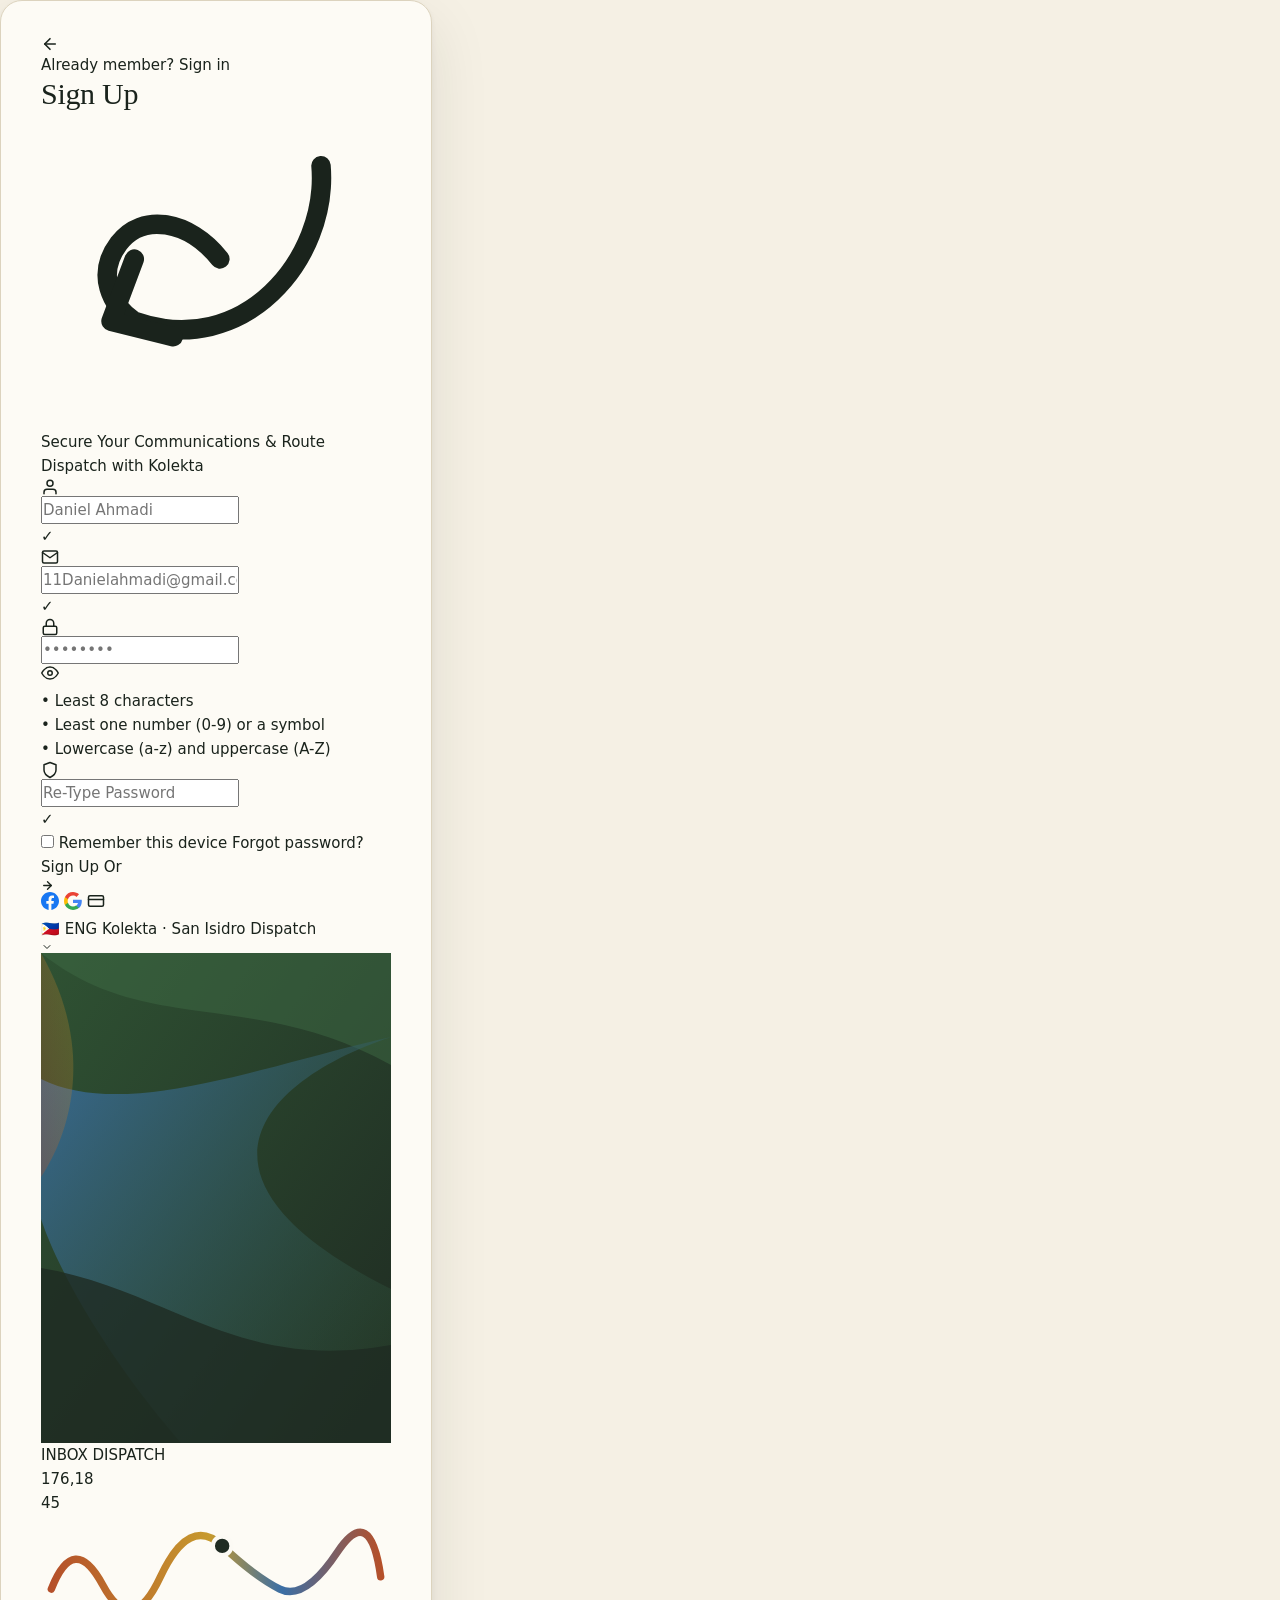
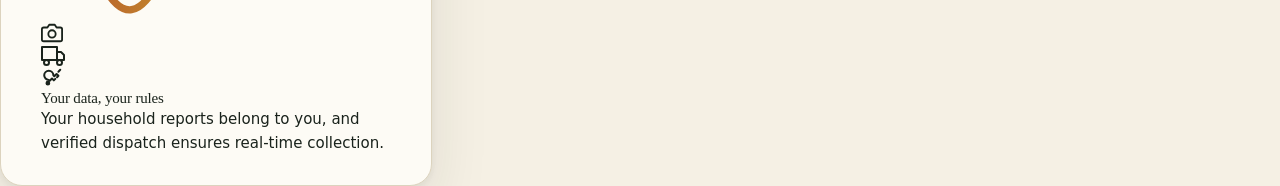
<file: start.html>
<!DOCTYPE html>
<html lang="en">
<head>
  <meta charset="UTF-8">
  <meta name="viewport" content="width=device-width, initial-scale=1.0">
  <title>Kolekta — Sign Up & Sign In</title>
  <link rel="preconnect" href="https://fonts.googleapis.com">
  <link href="https://fonts.googleapis.com/css2?family=Archivo:wght@600;700;800&family=IBM+Plex+Sans:wght@400;500;600&family=IBM+Plex+Mono:wght@500;600&display=swap" rel="stylesheet">
  <link rel="stylesheet" href="kolekta.css">
</head>
<body class="auth-body">

  <div class="auth-card">
    <!-- LEFT COLUMN: FORM -->
    <div class="auth-form-side">
      <div>
        <!-- Top Navigation -->
        <div class="auth-topbar">
          <a href="dashboard.html" class="btn-circle-back" title="Go to Dashboard">
            <svg width="18" height="18" viewBox="0 0 24 24" fill="none" stroke="currentColor" stroke-width="2.2" stroke-linecap="round" stroke-linejoin="round">
              <line x1="19" y1="12" x2="5" y2="12"></line>
              <polyline points="12 19 5 12 12 5"></polyline>
            </svg>
          </a>
          <div class="auth-switch-text">
            <span id="switchPrompt">Already member?</span>
            <a href="javascript:void(0)" class="auth-switch-link" id="switchModeBtn">Sign in</a>
          </div>
        </div>

        <!-- Header -->
        <div class="auth-header">
          <div class="auth-title-row">
            <h1 class="auth-title" id="authTitle">Sign Up</h1>
            <svg class="scribble-arrow" viewBox="0 0 45 40" fill="none" xmlns="http://www.w3.org/2000/svg">
              <path d="M36 6 C 37 18, 26 31, 12 26 C 9 24, 7 20, 10 16 C 13 12, 19 13, 23 18" stroke="currentColor" stroke-width="2.5" stroke-linecap="round"/>
              <path d="M17 28 L 9 26 L 12 18" stroke="currentColor" stroke-width="2.5" stroke-linecap="round" stroke-linejoin="round"/>
            </svg>
          </div>
          <p class="auth-subtitle" id="authSubtitle">Secure Your Communications & Route Dispatch with Kolekta</p>
        </div>

        <!-- Form -->
        <form class="auth-form" id="authForm" autocomplete="off" onsubmit="handleAuthSubmit(event)">
          <!-- Full Name (Sign Up Only) -->
          <div class="input-field-wrap" id="nameFieldWrap">
            <div class="auth-input-group">
              <div class="auth-input-icon">
                <svg width="18" height="18" viewBox="0 0 24 24" fill="none" stroke="currentColor" stroke-width="2" stroke-linecap="round" stroke-linejoin="round">
                  <path d="M20 21v-2a4 4 0 0 0-4-4H8a4 4 0 0 0-4 4v2"></path>
                  <circle cx="12" cy="7" r="4"></circle>
                </svg>
              </div>
              <input type="text" class="auth-input" id="nameInput" placeholder="Daniel Ahmadi" oninput="validateName()">
              <div class="auth-addon">
                <div class="check-badge" id="nameCheckBadge">✓</div>
              </div>
            </div>
          </div>

          <!-- Email -->
          <div class="input-field-wrap" id="emailFieldWrap">
            <div class="auth-input-group">
              <div class="auth-input-icon">
                <svg width="18" height="18" viewBox="0 0 24 24" fill="none" stroke="currentColor" stroke-width="2" stroke-linecap="round" stroke-linejoin="round">
                  <path d="M4 4h16c1.1 0 2 .9 2 2v12c0 1.1-.9 2-2 2H4c-1.1 0-2-.9-2-2V6c0-1.1.9-2 2-2z"></path>
                  <polyline points="22,6 12,13 2,6"></polyline>
                </svg>
              </div>
              <input type="email" class="auth-input" id="emailInput" placeholder="11Danielahmadi@gmail.com" oninput="validateEmail()">
              <div class="auth-addon">
                <div class="check-badge" id="emailCheckBadge">✓</div>
              </div>
            </div>
          </div>

          <!-- Password -->
          <div class="input-field-wrap" id="passwordFieldWrap">
            <div class="auth-input-group">
              <div class="auth-input-icon">
                <svg width="18" height="18" viewBox="0 0 24 24" fill="none" stroke="currentColor" stroke-width="2" stroke-linecap="round" stroke-linejoin="round">
                  <rect x="3" y="11" width="18" height="11" rx="2" ry="2"></rect>
                  <path d="M7 11V7a5 5 0 0 1 10 0v4"></path>
                </svg>
              </div>
              <input type="password" class="auth-input" id="passwordInput" placeholder="••••••••" oninput="validatePassword()">
              <div class="auth-addon">
                <button type="button" class="btn-eye" onclick="togglePasswordVisibility('passwordInput', this)" title="Toggle password visibility">
                  <svg class="eye-open" width="18" height="18" viewBox="0 0 24 24" fill="none" stroke="currentColor" stroke-width="2" stroke-linecap="round" stroke-linejoin="round">
                    <path d="M1 12s4-8 11-8 11 8 11 8-4 8-11 8-11-8-11-8z"></path>
                    <circle cx="12" cy="12" r="3"></circle>
                  </svg>
                </button>
              </div>
            </div>

            <!-- Password Criteria & Strength (Sign Up Only) -->
            <div class="password-meter" id="passwordMeter">
              <div class="meter-bar-track">
                <div class="meter-bar-fill" id="meterFill"></div>
              </div>
              <ul class="password-checklist">
                <li class="crit-row" id="critLen">
                  <span class="crit-icon">•</span> <span id="critLenText">Least 8 characters</span>
                </li>
                <li class="crit-row" id="critNum">
                  <span class="crit-icon">•</span> <span id="critNumText">Least one number (0-9) or a symbol</span>
                </li>
                <li class="crit-row" id="critCase">
                  <span class="crit-icon">•</span> <span id="critCaseText">Lowercase (a-z) and uppercase (A-Z)</span>
                </li>
              </ul>
            </div>
          </div>

          <!-- Confirm Password (Sign Up Only) -->
          <div class="input-field-wrap" id="confirmFieldWrap">
            <div class="auth-input-group">
              <div class="auth-input-icon">
                <svg width="18" height="18" viewBox="0 0 24 24" fill="none" stroke="currentColor" stroke-width="2" stroke-linecap="round" stroke-linejoin="round">
                  <path d="M12 22s8-4 8-10V5l-8-3-8 3v7c0 6 8 10 8 10z"></path>
                </svg>
              </div>
              <input type="password" class="auth-input" id="confirmInput" placeholder="Re-Type Password" oninput="validateConfirmPassword()">
              <div class="auth-addon">
                <div class="check-badge" id="confirmCheckBadge">✓</div>
              </div>
            </div>
          </div>

          <!-- Remember Me & Forgot Password (Sign In Only) -->
          <div class="auth-extras hidden" id="signInExtras">
            <label class="remember-box">
              <input type="checkbox" id="rememberMe">
              <span id="rememberText">Remember this device</span>
            </label>
            <a href="javascript:void(0)" onclick="toast('Password recovery instructions sent to your email')" class="link-forgot" id="forgotText">Forgot password?</a>
          </div>

          <!-- Submit & Social Row -->
          <div class="auth-actions-row">
            <button type="submit" class="btn-auth-submit" id="submitBtn">
              <span id="submitBtnText">Sign Up</span>
              <span class="btn-arrow-bubble">
                <svg width="13" height="13" viewBox="0 0 24 24" fill="none" stroke="currentColor" stroke-width="2.5" stroke-linecap="round" stroke-linejoin="round">
                  <line x1="5" y1="12" x2="19" y2="12"></line>
                  <polyline points="12 5 19 12 12 19"></polyline>
                </svg>
              </span>
            </button>

            <span class="auth-or-divider" id="orText">Or</span>

            <div class="social-login-group">
              <!-- Facebook -->
              <button type="button" class="social-circle-btn" title="Continue with Facebook" onclick="toast('Facebook authentication connected')">
                <svg width="18" height="18" viewBox="0 0 24 24" fill="#1877F2">
                  <path d="M24 12.073c0-6.627-5.373-12-12-12s-12 5.373-12 12c0 5.99 4.388 10.954 10.125 11.854v-8.385H7.078v-3.47h3.047V9.43c0-3.007 1.792-4.669 4.533-4.669 1.312 0 2.686.235 2.686.235v2.953H15.83c-1.491 0-1.956.925-1.956 1.874v2.25h3.328l-.532 3.47h-2.796v8.385C19.612 23.027 24 18.062 24 12.073z"/>
                </svg>
              </button>

              <!-- Google -->
              <button type="button" class="social-circle-btn" title="Continue with Google" onclick="toast('Google authentication connected')">
                <svg width="18" height="18" viewBox="0 0 24 24">
                  <path fill="#4285F4" d="M23.745 12.27c0-.7-.06-1.4-.19-2.07H12v4.51h6.6c-.29 1.52-1.14 2.82-2.4 3.68v3.05h3.88c2.27-2.09 3.665-5.17 3.665-9.17z"/>
                  <path fill="#34A853" d="M12 24c3.24 0 5.95-1.08 7.93-2.91l-3.88-3.05c-1.08.72-2.45 1.16-4.05 1.16-3.12 0-5.77-2.1-6.72-4.93H1.26v3.15C3.26 21.36 7.33 24 12 24z"/>
                  <path fill="#FBBC05" d="M5.28 14.27c-.25-.72-.38-1.49-.38-2.27s.13-1.55.38-2.27V6.58H1.26C.46 8.16 0 9.94 0 12c0 2.06.46 3.84 1.26 5.42l4.02-3.15z"/>
                  <path fill="#EA4335" d="M12 4.75c1.77 0 3.35.61 4.6 1.8l3.42-3.42C17.95 1.19 15.24 0 12 0 7.33 0 3.26 2.64 1.26 6.58l4.02 3.15c.95-2.83 3.6-4.98 6.72-4.98z"/>
                </svg>
              </button>

              <!-- Barangay ID Card -->
              <button type="button" class="social-circle-btn" title="Barangay Resident ID Card" onclick="toast('Barangay QR / Resident ID scanner ready')">
                <svg width="18" height="18" viewBox="0 0 24 24" fill="none" stroke="var(--ink)" stroke-width="2" stroke-linecap="round" stroke-linejoin="round">
                  <rect x="2" y="5" width="20" height="14" rx="2"></rect>
                  <line x1="2" y1="10" x2="22" y2="10"></line>
                </svg>
              </button>
            </div>
          </div>
        </form>
      </div>

      <!-- Bottom Bar -->
      <div class="auth-bottom-bar">
        <button type="button" class="lang-selector" onclick="toggleLanguage()">
          <span id="langFlag">🇵🇭</span>
          <span id="langLabel">ENG</span>
          <svg width="12" height="12" viewBox="0 0 24 24" fill="none" stroke="currentColor" stroke-width="2" stroke-linecap="round" stroke-linejoin="round">
            <polyline points="6 9 12 15 18 9"></polyline>
          </svg>
        </button>
        <span class="brand-mini-badge">Kolekta · San Isidro Dispatch</span>
      </div>
    </div>

    <!-- RIGHT COLUMN: VISUAL SHOWCASE -->
    <div class="auth-visual-side">
      <!-- Layered Organic Vector Background in Project Colors -->
      <svg class="wave-bg-svg" viewBox="0 0 500 700" preserveAspectRatio="none" xmlns="http://www.w3.org/2000/svg">
        <defs>
          <linearGradient id="forestGrad" x1="0%" y1="0%" x2="100%" y2="100%">
            <stop offset="0%" stop-color="#2F5233" />
            <stop offset="100%" stop-color="#1F2B22" />
          </linearGradient>
          <linearGradient id="blueGlow" x1="0%" y1="0%" x2="100%" y2="80%">
            <stop offset="0%" stop-color="#3A6EA5" stop-opacity="0.85" />
            <stop offset="100%" stop-color="#2F5233" stop-opacity="0.3" />
          </linearGradient>
          <linearGradient id="clayRibbon" x1="0%" y1="100%" x2="100%" y2="0%">
            <stop offset="0%" stop-color="#B5502A" stop-opacity="0.9" />
            <stop offset="100%" stop-color="#C79A2E" stop-opacity="0.75" />
          </linearGradient>
        </defs>

        <!-- Base deep pine layer -->
        <rect width="500" height="700" fill="url(#forestGrad)" />

        <!-- Fluid wave curve 1 (pine dim) -->
        <path d="M0,0 C150,120 300,50 500,160 L500,0 Z" fill="#3F6B45" opacity="0.5" />

        <!-- Fluid wave curve 2 (soft blue flow) -->
        <path d="M500,120 C320,180 180,320 500,480 L500,700 L200,700 C80,560 20,440 0,380 L0,180 C120,240 320,160 500,120 Z" fill="url(#blueGlow)" />

        <!-- Fluid wave curve 3 (deep ink bottom fold) -->
        <path d="M0,450 C180,480 280,600 500,560 L500,700 L0,700 Z" fill="#1F2B22" opacity="0.8" />

        <!-- Fluid clay/amber accent contour -->
        <path d="M0,0 C80,140 40,260 0,320 L0,0 Z" fill="url(#clayRibbon)" opacity="0.35" />
      </svg>

      <!-- Floating Card 1: Stats Widget -->
      <div class="float-card card-stat-widget">
        <div class="stat-widget-label" id="widgetStatLabel">INBOX DISPATCH</div>
        <div class="stat-widget-value">176,18</div>
        
        <div class="stat-chart-container">
          <div class="chart-floating-badge">45</div>
          <svg viewBox="0 0 170 52" style="width: 100%; height: 100%; overflow: visible;">
            <defs>
              <linearGradient id="sparkGrad" x1="0%" y1="0%" x2="100%" y2="0%">
                <stop offset="0%" stop-color="#B5502A" />
                <stop offset="48%" stop-color="#C79A2E" />
                <stop offset="70%" stop-color="#3A6EA5" />
                <stop offset="100%" stop-color="#B5502A" />
              </linearGradient>
            </defs>
            <!-- Wavy undulating line chart matching reference -->
            <path d="M 5,36 Q 16,8 30,34 T 58,30 T 88,15 T 116,36 T 144,18 T 165,30" 
                  fill="none" 
                  stroke="url(#sparkGrad)" 
                  stroke-width="3.6" 
                  stroke-linecap="round" 
                  stroke-linejoin="round" />
            <!-- Active anchor circle -->
            <circle cx="88" cy="15" r="4.5" fill="#1F2B22" stroke="#FCFAF4" stroke-width="2" />
          </svg>
        </div>
      </div>

      <!-- Floating Badge 1: Gradient Photo / Report Pickup -->
      <div class="floating-icon-badge badge-eco" title="Photo verified collection reports">
        <svg width="22" height="22" viewBox="0 0 24 24" fill="none" stroke="currentColor" stroke-width="2" stroke-linecap="round" stroke-linejoin="round">
          <path d="M23 19a2 2 0 0 1-2 2H3a2 2 0 0 1-2-2V8a2 2 0 0 1 2-2h4l2-3h6l2 3h4a2 2 0 0 1 2 2z"></path>
          <circle cx="12" cy="13" r="4"></circle>
        </svg>
      </div>

      <!-- Floating Badge 2: Live Route Dispatch Truck -->
      <div class="floating-icon-badge badge-truck" title="Live route truck tracking">
        <svg width="24" height="24" viewBox="0 0 24 24" fill="none" stroke="var(--ink)" stroke-width="2" stroke-linecap="round" stroke-linejoin="round">
          <rect x="1" y="3" width="15" height="13"></rect>
          <polygon points="16 8 20 8 23 11 23 16 16 16 16 8"></polygon>
          <circle cx="5.5" cy="18.5" r="2.5"></circle>
          <circle cx="18.5" cy="18.5" r="2.5"></circle>
        </svg>
      </div>

      <!-- Floating Card 2: Security & Transparency -->
      <div class="float-card card-security-widget">
        <div class="sec-top-flex">
          <div class="sec-indicator-bars">
            <div class="sec-bar accent"></div>
            <div class="sec-bar muted-1"></div>
            <div class="sec-bar muted-2"></div>
          </div>
          <div class="sec-icon-circle">
            <svg width="22" height="22" viewBox="0 0 24 24" fill="none" stroke="currentColor" stroke-width="2.2" stroke-linecap="round" stroke-linejoin="round">
              <path d="M21 2l-2 2m-1.5 6.1L19 8.5 17 6.5 14.5 9l-1-1a5 5 0 1 0-5 5l1 1 2.5-2.5 2 2 1.6-1.6"/>
              <circle cx="7.5" cy="16.5" r="1.5" fill="currentColor"/>
            </svg>
          </div>
        </div>
        <h4 class="sec-widget-heading" id="widgetSecHeading">Your data, your rules</h4>
        <p class="sec-widget-desc" id="widgetSecDesc">Your household reports belong to you, and verified dispatch ensures real-time collection.</p>
      </div>
    </div>
  </div>

  <!-- Interactive Toast Notification -->
  <div class="toast" id="toast">
    <span class="dot"></span>
    <span id="toastText">Action successful</span>
  </div>

  <script>
    // State management
    let isSignInMode = false;
    let currentLang = 'ENG';

    // Check URL query param e.g. ?mode=signin
    const urlParams = new URLSearchParams(window.location.search);
    if (urlParams.get('mode') === 'signin' || urlParams.get('mode') === 'login') {
      isSignInMode = true;
    }

    const switchPrompt = document.getElementById('switchPrompt');
    const switchModeBtn = document.getElementById('switchModeBtn');
    const authTitle = document.getElementById('authTitle');
    const authSubtitle = document.getElementById('authSubtitle');
    const nameFieldWrap = document.getElementById('nameFieldWrap');
    const confirmFieldWrap = document.getElementById('confirmFieldWrap');
    const passwordMeter = document.getElementById('passwordMeter');
    const signInExtras = document.getElementById('signInExtras');
    const submitBtnText = document.getElementById('submitBtnText');

    function updateModeUI() {
      if (isSignInMode) {
        authTitle.textContent = currentLang === 'ENG' ? 'Sign In' : 'Mag-Sign In';
        authSubtitle.textContent = currentLang === 'ENG' 
          ? 'Welcome Back — Access Your Barangay Dispatch Console' 
          : 'Maligayang Pagbabalik — Buksan ang Barangay Dispatch Console';
        switchPrompt.textContent = currentLang === 'ENG' ? "Don't have an account?" : 'Wala pang account?';
        switchModeBtn.textContent = currentLang === 'ENG' ? 'Sign up' : 'Mag-sign up';
        submitBtnText.textContent = currentLang === 'ENG' ? 'Sign In' : 'Pumasok';
        
        nameFieldWrap.classList.add('hidden');
        confirmFieldWrap.classList.add('hidden');
        passwordMeter.classList.add('hidden');
        signInExtras.classList.remove('hidden');
      } else {
        authTitle.textContent = currentLang === 'ENG' ? 'Sign Up' : 'Mag-Sign Up';
        authSubtitle.textContent = currentLang === 'ENG' 
          ? 'Secure Your Communications & Route Dispatch with Kolekta' 
          : 'I-secure ang Koleksyon at Route Dispatch sa Kolekta';
        switchPrompt.textContent = currentLang === 'ENG' ? 'Already member?' : 'Miyembro na?';
        switchModeBtn.textContent = currentLang === 'ENG' ? 'Sign in' : 'Mag-sign in';
        submitBtnText.textContent = currentLang === 'ENG' ? 'Sign Up' : 'Magrehistro';

        nameFieldWrap.classList.remove('hidden');
        confirmFieldWrap.classList.remove('hidden');
        passwordMeter.classList.remove('hidden');
        signInExtras.classList.add('hidden');
      }
    }

    switchModeBtn.addEventListener('click', () => {
      isSignInMode = !isSignInMode;
      updateModeUI();
    });

    // Eye toggle for password visibility
    function togglePasswordVisibility(inputId, btn) {
      const input = document.getElementById(inputId);
      const isPassword = input.type === 'password';
      input.type = isPassword ? 'text' : 'password';
      
      if (isPassword) {
        btn.innerHTML = `
          <svg class="eye-closed" width="18" height="18" viewBox="0 0 24 24" fill="none" stroke="currentColor" stroke-width="2" stroke-linecap="round" stroke-linejoin="round">
            <path d="M17.94 17.94A10.07 10.07 0 0 1 12 20c-7 0-11-8-11-8a18.45 18.45 0 0 1 5.06-5.94M9.9 4.24A9.12 9.12 0 0 1 12 4c7 0 11 8 11 8a18.5 18.5 0 0 1-2.16 3.19m-6.72-1.07a3 3 0 1 1-4.24-4.24"></path>
            <line x1="1" y1="1" x2="23" y2="23"></line>
          </svg>
        `;
      } else {
        btn.innerHTML = `
          <svg class="eye-open" width="18" height="18" viewBox="0 0 24 24" fill="none" stroke="currentColor" stroke-width="2" stroke-linecap="round" stroke-linejoin="round">
            <path d="M1 12s4-8 11-8 11 8 11 8-4 8-11 8-11-8-11-8z"></path>
            <circle cx="12" cy="12" r="3"></circle>
          </svg>
        `;
      }
    }

    // Live Validations
    function validateName() {
      const val = document.getElementById('nameInput').value.trim();
      const badge = document.getElementById('nameCheckBadge');
      if (val.length >= 3) {
        badge.classList.add('active');
      } else {
        badge.classList.remove('active');
      }
    }

    function validateEmail() {
      const val = document.getElementById('emailInput').value.trim();
      const badge = document.getElementById('emailCheckBadge');
      const emailRegex = /^[^\s@]+@[^\s@]+\.[^\s@]+$/;
      if (emailRegex.test(val)) {
        badge.classList.add('active');
      } else {
        badge.classList.remove('active');
      }
    }

    function validatePassword() {
      const val = document.getElementById('passwordInput').value;
      const meterFill = document.getElementById('meterFill');
      const critLen = document.getElementById('critLen');
      const critNum = document.getElementById('critNum');
      const critCase = document.getElementById('critCase');

      const hasLen = val.length >= 8;
      const hasNum = /[0-9!@#$%^&*()_+\-=\[\]{};':"\\|,.<>\/?]/.test(val);
      const hasCase = /[a-z]/.test(val) && /[A-Z]/.test(val);

      // Criteria checkmarks
      updateCritRow(critLen, hasLen);
      updateCritRow(critNum, hasNum);
      updateCritRow(critCase, hasCase);

      // Strength meter
      let score = 0;
      if (hasLen) score++;
      if (hasNum) score++;
      if (hasCase) score++;

      meterFill.className = 'meter-bar-fill';
      if (val.length === 0) {
        meterFill.style.width = '0%';
      } else if (score === 1) {
        meterFill.classList.add('weak');
      } else if (score === 2) {
        meterFill.classList.add('medium');
      } else if (score === 3) {
        meterFill.classList.add('strong');
      }

      validateConfirmPassword();
    }

    function updateCritRow(row, isValid) {
      const icon = row.querySelector('.crit-icon');
      if (isValid) {
        row.classList.add('valid');
        icon.textContent = '✓';
      } else {
        row.classList.remove('valid');
        icon.textContent = '•';
      }
    }

    function validateConfirmPassword() {
      if (isSignInMode) return;
      const pass = document.getElementById('passwordInput').value;
      const conf = document.getElementById('confirmInput').value;
      const badge = document.getElementById('confirmCheckBadge');
      if (conf.length > 0 && conf === pass) {
        badge.classList.add('active');
      } else {
        badge.classList.remove('active');
      }
    }

    // Form Submission
    function handleAuthSubmit(e) {
      e.preventDefault();
      const email = document.getElementById('emailInput').value.trim();
      const pass = document.getElementById('passwordInput').value;

      if (!email || !pass) {
        toast('Please fill in your credentials');
        return;
      }

      if (!isSignInMode) {
        const name = document.getElementById('nameInput').value.trim();
        const conf = document.getElementById('confirmInput').value;
        if (!name) {
          toast('Please provide your full name');
          return;
        }
        if (pass !== conf) {
          toast('Passwords do not match');
          return;
        }
        toast('Account created! Welcome to Kolekta...');
      } else {
        toast('Signing in to Kolekta Console...');
      }

      // Redirect smoothly to dashboard after notification
      setTimeout(() => {
        window.location.href = 'dashboard.html';
      }, 1200);
    }

    // Toast alert helper
    function toast(msg) {
      const t = document.getElementById('toast');
      const text = document.getElementById('toastText');
      text.textContent = msg;
      t.classList.add('show');
      clearTimeout(window._toastTimer);
      window._toastTimer = setTimeout(() => t.classList.remove('show'), 2800);
    }

    // Language Toggle
    function toggleLanguage() {
      currentLang = currentLang === 'ENG' ? 'FIL' : 'ENG';
      document.getElementById('langLabel').textContent = currentLang;
      document.getElementById('langFlag').textContent = currentLang === 'ENG' ? '🇵🇭' : '🌐';
      
      const rememberText = document.getElementById('rememberText');
      const forgotText = document.getElementById('forgotText');
      const critLenText = document.getElementById('critLenText');
      const critNumText = document.getElementById('critNumText');
      const critCaseText = document.getElementById('critCaseText');
      const orText = document.getElementById('orText');

      if (currentLang === 'FIL') {
        rememberText.textContent = 'Tandaan ang device na ito';
        forgotText.textContent = 'Nakalimutan ang password?';
        critLenText.textContent = 'Hindi bababa sa 8 letra';
        critNumText.textContent = 'May numerong (0-9) o simbolo';
        critCaseText.textContent = 'May maliit (a-z) at malaking (A-Z) titik';
        orText.textContent = 'O';
      } else {
        rememberText.textContent = 'Remember this device';
        forgotText.textContent = 'Forgot password?';
        critLenText.textContent = 'Least 8 characters';
        critNumText.textContent = 'Least one number (0-9) or a symbol';
        critCaseText.textContent = 'Lowercase (a-z) and uppercase (A-Z)';
        orText.textContent = 'Or';
      }

      updateModeUI();
      toast(currentLang === 'FIL' ? 'Wika pinalitan sa Filipino' : 'Language set to English');
    }

    // Initial setup
    updateModeUI();
  </script>
</body>
</html>
</file>
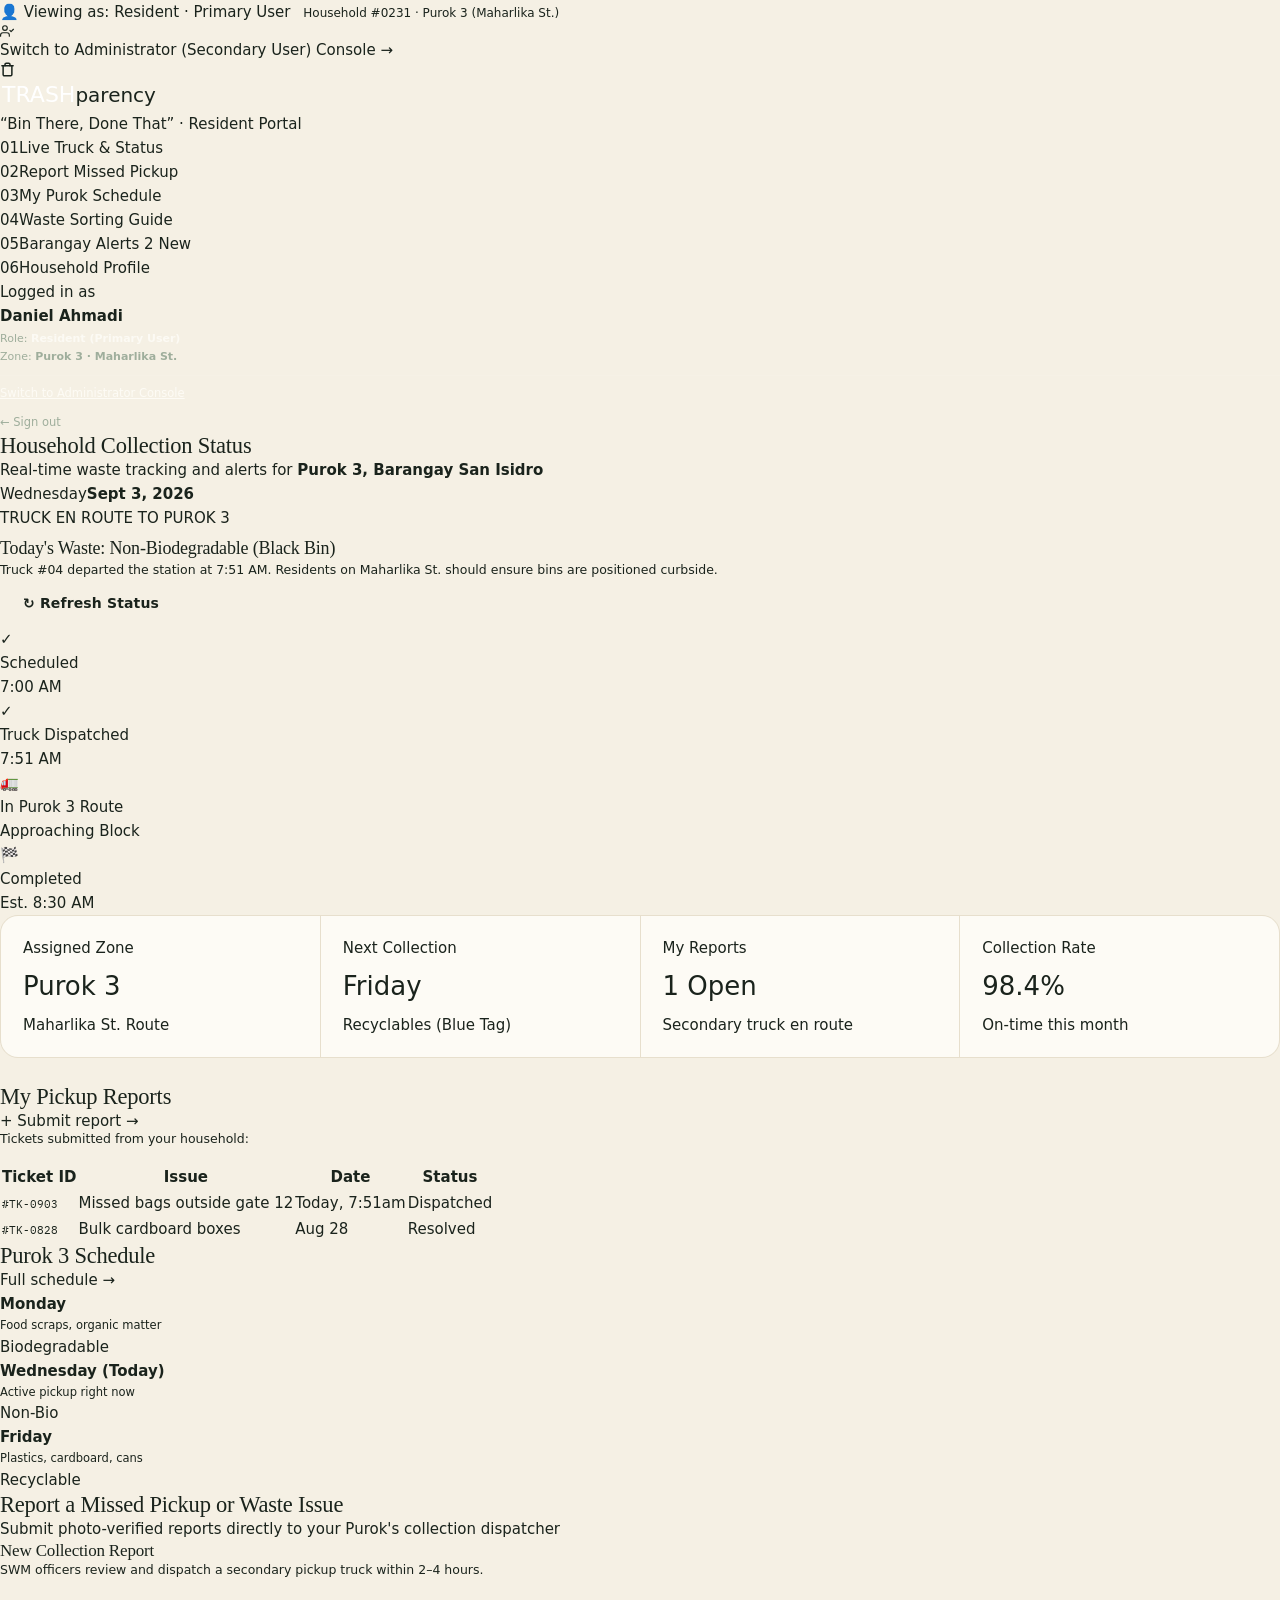
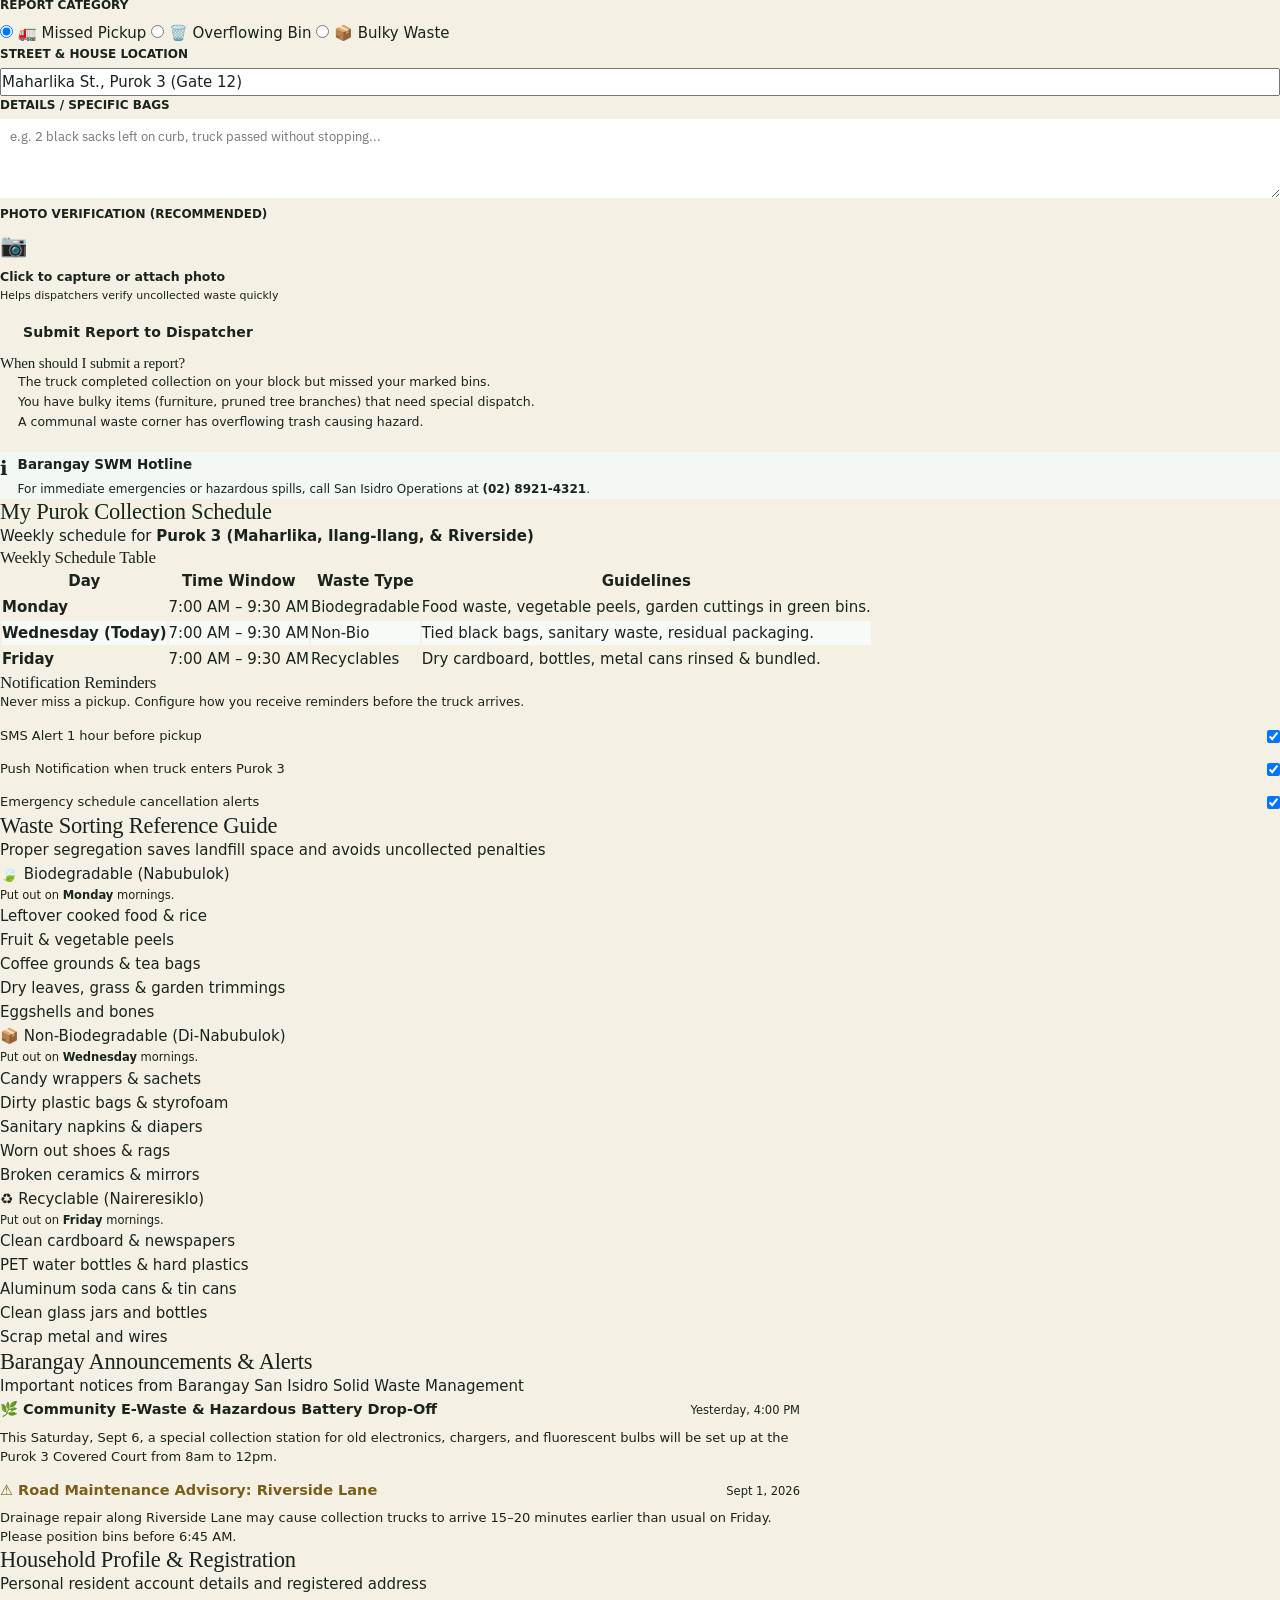
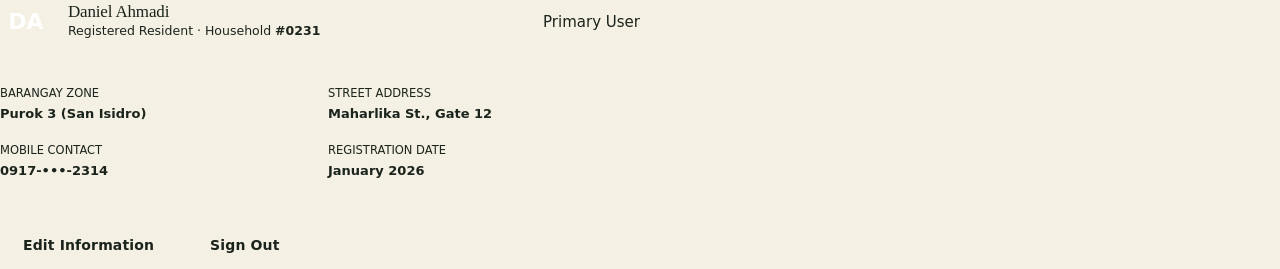
<file: user-dashboard.html>
<!DOCTYPE html>
<html lang="en">
<head>
  <meta charset="UTF-8">
  <meta name="viewport" content="width=device-width, initial-scale=1.0">
  <title>Kolekta — Resident Dashboard (Primary User)</title>
  <link rel="preconnect" href="https://fonts.googleapis.com">
  <link rel="preconnect" href="https://fonts.gstatic.com" crossorigin>
  <link href="https://fonts.googleapis.com/css2?family=Archivo:wght@600;700;800&family=Black+Ops+One&family=Rubik+Dirt&family=IBM+Plex+Sans:wght@400;500;600&family=IBM+Plex+Mono:wght@500;600&display=swap" rel="stylesheet">
  <link rel="stylesheet" href="kolekta.css">
</head>
<body>

<!-- Role Context Bar -->
<div class="role-switch-banner">
  <div>
    <span>👤 Viewing as: </span>
    <span class="role-badge-primary">Resident · Primary User</span>
    <span style="margin-left: 8px; font-size: 12px;">Household #0231 · Purok 3 (Maharlika St.)</span>
  </div>
  <a href="admin-dashboard.html" class="role-switch-link" title="Switch to Admin Dashboard">
    <svg width="14" height="14" viewBox="0 0 24 24" fill="none" stroke="currentColor" stroke-width="2" stroke-linecap="round" stroke-linejoin="round">
      <path d="M16 21v-2a4 4 0 0 0-4-4H5a4 4 0 0 0-4 4v2"></path>
      <circle cx="8.5" cy="7" r="4"></circle>
      <polyline points="17 11 19 13 23 9"></polyline>
    </svg>
    Switch to Administrator (Secondary User) Console →
  </a>
</div>

<div class="app">
  <!-- SIDEBAR: RESIDENT PRIMARY USER -->
  <aside class="sidebar">
    <div class="brand">
      <span class="trash-icon-stamp" style="width: 26px; height: 26px; border-radius: 4px; background: var(--pine-dim); margin-right: 2px;">
        <svg width="15" height="15" viewBox="0 0 24 24" fill="none" stroke="currentColor" stroke-width="2.4" stroke-linecap="round" stroke-linejoin="round">
          <polyline points="3 6 5 6 21 6"></polyline>
          <path d="M19 6v14a2 2 0 0 1-2 2H7a2 2 0 0 1-2-2V6m3 0V4a2 2 0 0 1 2-2h4a2 2 0 0 1 2 2v2"></path>
        </svg>
      </span>
      <span class="brand-name" style="font-size: 20px;"><span class="trash-word" style="font-size: 22px; color: var(--white); vertical-align: baseline;">TRASH</span>parency</span>
    </div>
    <div class="brand-sub">“Bin There, Done That” · Resident Portal</div>

    <nav>
      <div class="navlink active" data-view="overview"><span class="num">01</span>Live Truck & Status</div>
      <div class="navlink" data-view="report"><span class="num">02</span>Report Missed Pickup</div>
      <div class="navlink" data-view="schedule"><span class="num">03</span>My Purok Schedule</div>
      <div class="navlink" data-view="guide"><span class="num">04</span>Waste Sorting Guide</div>
      <div class="navlink" data-view="alerts"><span class="num">05</span>Barangay Alerts <span class="role-chip" style="background:var(--pine-dim)">2 New</span></div>
      <div class="navlink" data-view="profile"><span class="num">06</span>Household Profile</div>
    </nav>

    <div class="sidebar-foot">
      Logged in as<br>
      <b id="whoami">Daniel Ahmadi</b>
      <div style="font-size: 11px; color: #9FAE9C; margin-top: 2px;">Role: <span style="color: #FCFAF4; font-weight: 600;">Resident (Primary User)</span></div>
      <div style="font-size: 11px; color: #9FAE9C;">Zone: <b>Purok 3 · Maharlika St.</b></div>
      <div style="margin-top: 10px; padding-top: 8px; border-top: 1px solid rgba(255,255,255,0.08);">
        <a href="admin-dashboard.html" style="color: var(--paper); font-size: 11.5px; text-decoration: underline; display: block; margin-bottom: 6px;">Switch to Administrator Console</a>
        <a href="signin.html" style="color: #9FAE9C; font-size: 11.5px; text-decoration: none;">← Sign out</a>
      </div>
    </div>
  </aside>

  <!-- MAIN RESIDENT CONTENT -->
  <main>
    <!-- VIEW 01: OVERVIEW & LIVE TRACKER -->
    <section class="view active" id="view-overview">
      <div class="topbar">
        <div>
          <h1>Household Collection Status</h1>
          <p>Real-time waste tracking and alerts for <b>Purok 3, Barangay San Isidro</b></p>
        </div>
        <div class="today">
          Wednesday<b>Sept 3, 2026</b>
        </div>
      </div>

      <!-- Live Route Tracker Card -->
      <div class="tracker-card">
        <div class="tracker-header">
          <div>
            <span class="tracker-status-chip">
              <span class="tracker-pulse"></span>
              TRUCK EN ROUTE TO PUROK 3
            </span>
            <h3 style="margin: 8px 0 2px; font-size: 18px;">Today's Waste: <span style="color: var(--grey);">Non-Biodegradable (Black Bin)</span></h3>
            <p style="margin: 0; font-size: 12.5px; color: var(--ink-soft);">Truck #04 departed the station at 7:51 AM. Residents on Maharlika St. should ensure bins are positioned curbside.</p>
          </div>
          <button class="btn ghost small" onclick="refreshTracker()">↻ Refresh Status</button>
        </div>

        <div class="tracker-timeline">
          <div class="tracker-progress-line" id="trackerProgress"></div>
          
          <div class="tracker-step completed">
            <div class="tracker-node">✓</div>
            <div class="tracker-step-title">Scheduled</div>
            <div class="tracker-step-time">7:00 AM</div>
          </div>

          <div class="tracker-step completed">
            <div class="tracker-node">✓</div>
            <div class="tracker-step-title">Truck Dispatched</div>
            <div class="tracker-step-time">7:51 AM</div>
          </div>

          <div class="tracker-step active">
            <div class="tracker-node">🚛</div>
            <div class="tracker-step-title">In Purok 3 Route</div>
            <div class="tracker-step-time">Approaching Block</div>
          </div>

          <div class="tracker-step">
            <div class="tracker-node">🏁</div>
            <div class="tracker-step-title">Completed</div>
            <div class="tracker-step-time">Est. 8:30 AM</div>
          </div>
        </div>
      </div>

      <!-- Resident Quick Stats Grid -->
      <div class="stats" style="grid-template-columns: repeat(4, 1fr);">
        <div class="stat">
          <div class="stat-label">Assigned Zone</div>
          <div class="stat-value pine" style="font-size: 26px;">Purok 3</div>
          <div class="stat-note">Maharlika St. Route</div>
        </div>
        <div class="stat">
          <div class="stat-label">Next Collection</div>
          <div class="stat-value" style="font-size: 26px;">Friday</div>
          <div class="stat-note">Recyclables (Blue Tag)</div>
        </div>
        <div class="stat">
          <div class="stat-label">My Reports</div>
          <div class="stat-value clay" style="font-size: 26px;">1 Open</div>
          <div class="stat-note">Secondary truck en route</div>
        </div>
        <div class="stat">
          <div class="stat-label">Collection Rate</div>
          <div class="stat-value pine" style="font-size: 26px;">98.4%</div>
          <div class="stat-note">On-time this month</div>
        </div>
      </div>

      <!-- Split Cards: Report History & Today's Checklist -->
      <div class="user-grid-2">
        <!-- Recent Household Tickets -->
        <div class="card-box">
          <div class="block-head">
            <h2>My Pickup Reports</h2>
            <a onclick="switchView('report')">+ Submit report →</a>
          </div>
          <p style="font-size: 12.5px; color: var(--ink-soft); margin: -4px 0 14px;">Tickets submitted from your household:</p>
          
          <table>
            <tr><th>Ticket ID</th><th>Issue</th><th>Date</th><th>Status</th></tr>
            <tr>
              <td><span class="mono" style="font-size: 11px;">#TK-0903</span></td>
              <td>Missed bags outside gate 12</td>
              <td>Today, 7:51am</td>
              <td><span class="tag dispatched">Dispatched</span></td>
            </tr>
            <tr>
              <td><span class="mono" style="font-size: 11px;">#TK-0828</span></td>
              <td>Bulk cardboard boxes</td>
              <td>Aug 28</td>
              <td><span class="tag resolved">Resolved</span></td>
            </tr>
          </table>
        </div>

        <!-- Weekly Schedule Quick Glance -->
        <div class="card-box">
          <div class="block-head">
            <h2>Purok 3 Schedule</h2>
            <a onclick="switchView('schedule')">Full schedule →</a>
          </div>
          <div class="resident-sched-list">
            <div class="resident-sched-item">
              <div><b>Monday</b><div style="font-size: 11.5px; color: var(--ink-soft);">Food scraps, organic matter</div></div>
              <span class="tag bio">Biodegradable</span>
            </div>
            <div class="resident-sched-item today-active">
              <div><b>Wednesday (Today)</b><div style="font-size: 11.5px; color: var(--pine);">Active pickup right now</div></div>
              <span class="tag nonbio">Non-Bio</span>
            </div>
            <div class="resident-sched-item">
              <div><b>Friday</b><div style="font-size: 11.5px; color: var(--ink-soft);">Plastics, cardboard, cans</div></div>
              <span class="tag recyc">Recyclable</span>
            </div>
          </div>
        </div>
      </div>
    </section>

    <!-- VIEW 02: REPORT MISSED PICKUP / BULKY WASTE -->
    <section class="view" id="view-report">
      <div class="topbar">
        <div>
          <h1>Report a Missed Pickup or Waste Issue</h1>
          <p>Submit photo-verified reports directly to your Purok's collection dispatcher</p>
        </div>
      </div>

      <div class="user-grid-2">
        <!-- Form -->
        <div class="card-box">
          <h2 style="font-size: 17px; margin-top: 0;">New Collection Report</h2>
          <p style="font-size: 12.5px; color: var(--ink-soft); margin-bottom: 16px;">SWM officers review and dispatch a secondary pickup truck within 2–4 hours.</p>

          <form class="report-form" onsubmit="submitResidentReport(event)">
            <div>
              <label style="font-size: 12px; font-weight: 600; text-transform: uppercase; color: var(--ink-soft); display: block; margin-bottom: 6px;">Report Category</label>
              <div class="report-type-options">
                <label class="report-pill-radio">
                  <input type="radio" name="reportType" value="Missed Pickup" checked>
                  <span class="report-pill-label">
                    <span>🚛</span>
                    Missed Pickup
                  </span>
                </label>
                <label class="report-pill-radio">
                  <input type="radio" name="reportType" value="Overflowing Public Bin">
                  <span class="report-pill-label">
                    <span>🗑️</span>
                    Overflowing Bin
                  </span>
                </label>
                <label class="report-pill-radio">
                  <input type="radio" name="reportType" value="Bulky Waste">
                  <span class="report-pill-label">
                    <span>📦</span>
                    Bulky Waste
                  </span>
                </label>
              </div>
            </div>

            <div>
              <label style="font-size: 12px; font-weight: 600; text-transform: uppercase; color: var(--ink-soft); display: block; margin-bottom: 4px;">Street & House Location</label>
              <input type="text" id="reportLocation" value="Maharlika St., Purok 3 (Gate 12)" style="width: 100%;">
            </div>

            <div>
              <label style="font-size: 12px; font-weight: 600; text-transform: uppercase; color: var(--ink-soft); display: block; margin-bottom: 4px;">Details / Specific Bags</label>
              <textarea id="reportDetails" rows="3" placeholder="e.g. 2 black sacks left on curb, truck passed without stopping..." style="width: 100%; font-family: 'IBM Plex Sans'; padding: 8px 10px; border: 1px solid var(--line); font-size: 13px;"></textarea>
            </div>

            <div>
              <label style="font-size: 12px; font-weight: 600; text-transform: uppercase; color: var(--ink-soft); display: block; margin-bottom: 4px;">Photo Verification (Recommended)</label>
              <div class="photo-upload-placeholder" onclick="toast('Photo uploaded: curb_bags_evidence.jpg')">
                <div style="font-size: 22px; margin-bottom: 4px;">📷</div>
                <div style="font-size: 12.5px; font-weight: 600; color: var(--pine);">Click to capture or attach photo</div>
                <div style="font-size: 11px; color: var(--ink-soft);">Helps dispatchers verify uncollected waste quickly</div>
              </div>
            </div>

            <button type="submit" class="btn clay" style="align-self: flex-start; margin-top: 4px;">Submit Report to Dispatcher</button>
          </form>
        </div>

        <!-- Guidelines for Resident -->
        <div>
          <div class="card-box" style="margin-bottom: 20px;">
            <h3 style="margin-top: 0; font-size: 15px;">When should I submit a report?</h3>
            <ul style="font-size: 12.5px; color: var(--ink-soft); line-height: 1.6; padding-left: 18px; margin: 0;">
              <li>The truck completed collection on your block but missed your marked bins.</li>
              <li>You have bulky items (furniture, pruned tree branches) that need special dispatch.</li>
              <li>A communal waste corner has overflowing trash causing hazard.</li>
            </ul>
          </div>

          <div class="card-box" style="background: #F4F8F4; border-color: var(--pine-dim);">
            <div style="display: flex; gap: 10px; align-items: flex-start;">
              <span style="font-size: 20px;">ℹ️</span>
              <div>
                <b style="font-size: 13.5px; color: var(--pine);">Barangay SWM Hotline</b>
                <p style="font-size: 12px; color: var(--ink-soft); margin: 4px 0 0;">For immediate emergencies or hazardous spills, call San Isidro Operations at <b>(02) 8921-4321</b>.</p>
              </div>
            </div>
          </div>
        </div>
      </div>
    </section>

    <!-- VIEW 03: MY PUROK SCHEDULE -->
    <section class="view" id="view-schedule">
      <div class="topbar">
        <div>
          <h1>My Purok Collection Schedule</h1>
          <p>Weekly schedule for <b>Purok 3 (Maharlika, Ilang-Ilang, & Riverside)</b></p>
        </div>
      </div>

      <div class="user-grid-2">
        <div class="card-box">
          <h2 style="font-size: 17px; margin-top: 0;">Weekly Schedule Table</h2>
          <table>
            <tr><th>Day</th><th>Time Window</th><th>Waste Type</th><th>Guidelines</th></tr>
            <tr>
              <td><b>Monday</b></td>
              <td>7:00 AM – 9:30 AM</td>
              <td><span class="tag bio">Biodegradable</span></td>
              <td>Food waste, vegetable peels, garden cuttings in green bins.</td>
            </tr>
            <tr style="background: #F7FAF7;">
              <td><b>Wednesday (Today)</b></td>
              <td>7:00 AM – 9:30 AM</td>
              <td><span class="tag nonbio">Non-Bio</span></td>
              <td>Tied black bags, sanitary waste, residual packaging.</td>
            </tr>
            <tr>
              <td><b>Friday</b></td>
              <td>7:00 AM – 9:30 AM</td>
              <td><span class="tag recyc">Recyclables</span></td>
              <td>Dry cardboard, bottles, metal cans rinsed & bundled.</td>
            </tr>
          </table>
        </div>

        <div class="card-box">
          <h2 style="font-size: 17px; margin-top: 0;">Notification Reminders</h2>
          <p style="font-size: 12.5px; color: var(--ink-soft);">Never miss a pickup. Configure how you receive reminders before the truck arrives.</p>
          
          <div style="display: flex; flex-direction: column; gap: 12px; margin-top: 14px;">
            <label style="display: flex; align-items: center; justify-content: space-between; font-size: 13px;">
              <span>SMS Alert 1 hour before pickup</span>
              <input type="checkbox" checked accent-color="var(--pine)" onchange="toast('SMS notification preferences updated')">
            </label>
            <label style="display: flex; align-items: center; justify-content: space-between; font-size: 13px;">
              <span>Push Notification when truck enters Purok 3</span>
              <input type="checkbox" checked accent-color="var(--pine)" onchange="toast('Route proximity alerts enabled')">
            </label>
            <label style="display: flex; align-items: center; justify-content: space-between; font-size: 13px;">
              <span>Emergency schedule cancellation alerts</span>
              <input type="checkbox" checked accent-color="var(--pine)" onchange="toast('Emergency cancellation broadcasts active')">
            </label>
          </div>
        </div>
      </div>
    </section>

    <!-- VIEW 04: WASTE SORTING GUIDE -->
    <section class="view" id="view-guide">
      <div class="topbar">
        <div>
          <h1>Waste Sorting Reference Guide</h1>
          <p>Proper segregation saves landfill space and avoids uncollected penalties</p>
        </div>
      </div>

      <div class="waste-guide-cards">
        <!-- Bio -->
        <div class="guide-card bio">
          <div class="guide-title"><span style="color: var(--pine);">🍃</span> Biodegradable (Nabubulok)</div>
          <p style="font-size: 11.5px; color: var(--ink-soft); margin: 0;">Put out on <b>Monday</b> mornings.</p>
          <ul class="guide-list">
            <li>Leftover cooked food & rice</li>
            <li>Fruit & vegetable peels</li>
            <li>Coffee grounds & tea bags</li>
            <li>Dry leaves, grass & garden trimmings</li>
            <li>Eggshells and bones</li>
          </ul>
        </div>

        <!-- Non-bio -->
        <div class="guide-card nonbio">
          <div class="guide-title"><span style="color: var(--grey);">📦</span> Non-Biodegradable (Di-Nabubulok)</div>
          <p style="font-size: 11.5px; color: var(--ink-soft); margin: 0;">Put out on <b>Wednesday</b> mornings.</p>
          <ul class="guide-list">
            <li>Candy wrappers & sachets</li>
            <li>Dirty plastic bags & styrofoam</li>
            <li>Sanitary napkins & diapers</li>
            <li>Worn out shoes & rags</li>
            <li>Broken ceramics & mirrors</li>
          </ul>
        </div>

        <!-- Recyclable -->
        <div class="guide-card recyc">
          <div class="guide-title"><span style="color: var(--blue);">♻️</span> Recyclable (Naireresiklo)</div>
          <p style="font-size: 11.5px; color: var(--ink-soft); margin: 0;">Put out on <b>Friday</b> mornings.</p>
          <ul class="guide-list">
            <li>Clean cardboard & newspapers</li>
            <li>PET water bottles & hard plastics</li>
            <li>Aluminum soda cans & tin cans</li>
            <li>Clean glass jars and bottles</li>
            <li>Scrap metal and wires</li>
          </ul>
        </div>
      </div>
    </section>

    <!-- VIEW 05: BARANGAY ALERTS -->
    <section class="view" id="view-alerts">
      <div class="topbar">
        <div>
          <h1>Barangay Announcements & Alerts</h1>
          <p>Important notices from Barangay San Isidro Solid Waste Management</p>
        </div>
      </div>

      <div style="display: flex; flex-direction: column; gap: 12px; max-width: 800px;">
        <div class="card-box" style="border-left: 4px solid var(--pine);">
          <div style="display: flex; justify-content: space-between; align-items: baseline;">
            <b style="font-size: 14.5px; color: var(--pine);">🌿 Community E-Waste & Hazardous Battery Drop-Off</b>
            <span style="font-size: 11.5px; color: var(--ink-soft);">Yesterday, 4:00 PM</span>
          </div>
          <p style="font-size: 13px; color: var(--ink); margin: 6px 0 0; line-height: 1.5;">This Saturday, Sept 6, a special collection station for old electronics, chargers, and fluorescent bulbs will be set up at the Purok 3 Covered Court from 8am to 12pm.</p>
        </div>

        <div class="card-box" style="border-left: 4px solid var(--amber);">
          <div style="display: flex; justify-content: space-between; align-items: baseline;">
            <b style="font-size: 14.5px; color: #7A5D18;">⚠️ Road Maintenance Advisory: Riverside Lane</b>
            <span style="font-size: 11.5px; color: var(--ink-soft);">Sept 1, 2026</span>
          </div>
          <p style="font-size: 13px; color: var(--ink); margin: 6px 0 0; line-height: 1.5;">Drainage repair along Riverside Lane may cause collection trucks to arrive 15–20 minutes earlier than usual on Friday. Please position bins before 6:45 AM.</p>
        </div>
      </div>
    </section>

    <!-- VIEW 06: HOUSEHOLD PROFILE -->
    <section class="view" id="view-profile">
      <div class="topbar">
        <div>
          <h1>Household Profile & Registration</h1>
          <p>Personal resident account details and registered address</p>
        </div>
      </div>

      <div class="card-box" style="max-width: 640px;">
        <div style="display: flex; align-items: center; gap: 16px; margin-bottom: 20px; padding-bottom: 16px; border-bottom: 1px solid var(--line);">
          <div style="width: 52px; height: 52px; border-radius: 50%; background: var(--pine-dim); color: var(--white); display: flex; align-items: center; justify-content: center; font-size: 22px; font-weight: 700;">
            DA
          </div>
          <div>
            <h3 style="margin: 0; font-size: 17px;" id="profileName">Daniel Ahmadi</h3>
            <div style="font-size: 12.5px; color: var(--ink-soft);">Registered Resident · Household <b id="profileHh">#0231</b></div>
          </div>
          <span class="role-badge-primary" style="margin-left: auto;">Primary User</span>
        </div>

        <div style="display: grid; grid-template-columns: 1fr 1fr; gap: 16px; font-size: 13px;">
          <div>
            <div style="color: var(--ink-soft); font-size: 11.5px; text-transform: uppercase;">Barangay Zone</div>
            <div style="font-weight: 600; margin-top: 2px;">Purok 3 (San Isidro)</div>
          </div>
          <div>
            <div style="color: var(--ink-soft); font-size: 11.5px; text-transform: uppercase;">Street Address</div>
            <div style="font-weight: 600; margin-top: 2px;">Maharlika St., Gate 12</div>
          </div>
          <div>
            <div style="color: var(--ink-soft); font-size: 11.5px; text-transform: uppercase;">Mobile Contact</div>
            <div style="font-weight: 600; margin-top: 2px;">0917-•••-2314</div>
          </div>
          <div>
            <div style="color: var(--ink-soft); font-size: 11.5px; text-transform: uppercase;">Registration Date</div>
            <div style="font-weight: 600; margin-top: 2px;">January 2026</div>
          </div>
        </div>

        <div style="margin-top: 24px; padding-top: 16px; border-top: 1px solid var(--line); display: flex; gap: 10px;">
          <button class="btn ghost small" onclick="toast('Edit profile request sent to barangay records')">Edit Information</button>
          <a href="signin.html" class="btn clay small" style="text-decoration: none;">Sign Out</a>
        </div>
      </div>
    </section>
  </main>
</div>

<div class="toast" id="toast"><span class="dot"></span><span id="toastText"></span></div>

<script>
  // Navigation tabs
  function switchView(name){
    document.querySelectorAll('.view').forEach(v=>v.classList.remove('active'));
    document.querySelectorAll('.navlink').forEach(n=>n.classList.remove('active'));
    const target = document.getElementById('view-'+name);
    if(target) target.classList.add('active');
    const nav = document.querySelector('.navlink[data-view="'+name+'"]');
    if(nav) nav.classList.add('active');
  }
  document.querySelectorAll('.navlink').forEach(n=>{
    n.addEventListener('click',()=>switchView(n.dataset.view));
  });

  // Toast notification
  function toast(msg){
    const t=document.getElementById('toast');
    document.getElementById('toastText').textContent=msg;
    t.classList.add('show');
    clearTimeout(window._toastTimer);
    window._toastTimer=setTimeout(()=>t.classList.remove('show'),2600);
  }

  // Refresh live truck tracker
  function refreshTracker(){
    toast('Checking live GPS signal for Truck #04...');
    const progress = document.getElementById('trackerProgress');
    progress.style.width = '75%';
    setTimeout(()=>{
      toast('Truck #04 is now 2 blocks away on Maharlika St.');
    }, 1000);
  }

  // Submit resident report
  function submitResidentReport(e){
    e.preventDefault();
    const type = document.querySelector('input[name="reportType"]:checked').value;
    const loc = document.getElementById('reportLocation').value;
    const details = document.getElementById('reportDetails').value;
    
    toast('Report for "'+type+'" submitted! Ticket #TK-'+Math.floor(1000+Math.random()*9000)+' created.');
    document.getElementById('reportDetails').value = '';
    setTimeout(()=>{
      switchView('overview');
    }, 1400);
  }

  // Load custom session name if present from signin
  try {
    const session = JSON.parse(localStorage.getItem('kolekta_session') || '{}');
    if(session && session.name) {
      document.getElementById('whoami').textContent = session.name;
      const profName = document.getElementById('profileName');
      if(profName) profName.textContent = session.name;
    }
  } catch(e){}
</script>
</body>
</html>
</file>
<file: kolekta.css>
/* ==========================================================================
   KOLEKTA — Design System
   Barangay waste collection dispatch + missed-pickup reporting
   ========================================================================== */

:root {
  --evergreen:   #1E3B2C;
  --evergreen-2: #2C4C39;
  --fern:        #46694F;
  --sage:        #7C8F73;
  --sage-bright: #93A88A;

  --cream:       #F5F0E4;
  --cream-2:     #ECE5D2;
  --paper:       #FDFBF5;
  --white:       #FFFFFF;

  --ink:         #1A231C;
  --ink-2:       #46524A;
  --muted:       #78847A;
  --faint:       #A6AFA2;

  --hairline:    #DCD3BE;
  --hairline-2:  #E7DFCD;

  --brass:       #A0833F;
  --brass-soft:  #E9DDBB;

  --steel:       #4F6E8A;
  --steel-soft:  #DCE5EC;

  --rust:        #A24E3B;
  --rust-soft:   #F2DEDA;

  --shadow-1: 0 1px 2px rgba(26,35,28,.05), 0 8px 24px rgba(26,35,28,.05);
  --shadow-2: 0 2px 6px rgba(26,35,28,.06), 0 24px 60px rgba(26,35,28,.10);

  --font-display: 'Fraunces', Georgia, 'Times New Roman', serif;
  --font-body: 'Inter', 'Segoe UI', system-ui, sans-serif;
  --font-mono: 'IBM Plex Mono', 'Consolas', monospace;

  --radius: 10px;
  --radius-lg: 18px;
  --radius-xl: 26px;

  --side-w: 232px;
}

/* ---------------------------------------------------------------- reset */
*,*::before,*::after{box-sizing:border-box;margin:0;padding:0}
html{-webkit-text-size-adjust:100%}
body{
  font-family:var(--font-body);
  font-size:15px;
  line-height:1.6;
  color:var(--ink);
  background:var(--cream);
  -webkit-font-smoothing:antialiased;
  text-rendering:optimizeLegibility;
}
img,svg{display:block}
a{color:inherit;text-decoration:none}
button{font:inherit;color:inherit;background:none;border:0;cursor:pointer}
input,select,textarea{font:inherit;color:inherit}
ul,ol{list-style:none}
::selection{background:var(--evergreen);color:var(--cream)}

h1,h2,h3,h4{font-family:var(--font-display);font-weight:520;letter-spacing:-.01em;line-height:1.12}

.mono{font-family:var(--font-mono)}
.eyebrow{
  font-family:var(--font-mono);
  font-size:11px;
  font-weight:600;
  letter-spacing:.22em;
  text-transform:uppercase;
  color:var(--brass);
}

/* ------------------------------------------------------------ wordmark */
.mark{width:26px;height:26px;color:var(--evergreen)}
.wordmark{display:inline-flex;align-items:center;gap:11px}
.wordmark--word{
  font-family:var(--font-display);
  font-size:21px;
  font-weight:560;
  letter-spacing:-.01em;
  color:var(--ink);
}
.wordmark.on-dark .wordmark--word{color:var(--paper)}
.wordmark.on-dark .mark{color:var(--cream)}

/* ------------------------------------------------------------------ btn */
.btn{
  display:inline-flex;align-items:center;justify-content:center;gap:9px;
  font-weight:560;font-size:14px;letter-spacing:.01em;
  padding:11px 22px;border-radius:999px;
  border:1px solid transparent;
  transition:background-color .18s ease,border-color .18s ease,color .18s ease,transform .12s ease,box-shadow .18s ease;
  white-space:nowrap;
}
.btn:active{transform:translateY(1px)}
.btn svg{width:16px;height:16px}
.btn--primary{background:var(--evergreen);color:var(--paper)}
.btn--primary:hover{background:var(--evergreen-2);box-shadow:0 6px 18px rgba(30,59,44,.28);transform:translateY(-1px)}
.btn--ghost{border-color:var(--hairline);color:var(--ink);background:var(--paper)}
.btn--ghost:hover{border-color:var(--ink);transform:translateY(-1px)}
.btn--soft{background:var(--evergreen);color:var(--paper)}
.btn--soft:hover{background:var(--evergreen-2)}
.btn--danger-soft{background:var(--rust);color:var(--paper)}
.btn--danger-soft:hover{background:#8F4434}
.btn--sm{padding:7px 14px;font-size:13px;border-radius:999px}
.btn[disabled]{opacity:.45;cursor:not-allowed;transform:none}

/* ==================================================================
   LANDING / INTRODUCTION
   ================================================================== */
.landing{min-height:100vh;display:flex;flex-direction:column}

.site-header{
  position:sticky;top:0;z-index:50;
  display:flex;align-items:center;justify-content:space-between;gap:24px;
  padding:18px 56px;
  background:rgba(245,240,228,.86);
  backdrop-filter:blur(10px);
  -webkit-backdrop-filter:blur(10px);
  border-bottom:1px solid var(--hairline-2);
}
.site-nav{display:flex;align-items:center;gap:30px}
.site-nav a{
  font-size:13.5px;font-weight:520;color:var(--ink-2);
  transition:color .15s ease;
}
.site-nav a:hover{color:var(--ink)}
.site-actions{display:flex;align-items:center;gap:12px}

.hero{
  position:relative;
  padding:96px 56px 84px;
  overflow:hidden;
}
.hero-inner{max-width:1180px;margin:0 auto;display:grid;grid-template-columns:1.1fr .9fr;gap:64px;align-items:center}
.hero-copy .eyebrow{margin-bottom:22px}
.hero-title{
  font-size:clamp(40px,5.4vw,66px);
  font-weight:480;
  line-height:1.02;
  color:var(--ink);
  margin-bottom:22px;
}
.hero-title em{font-style:italic;color:var(--evergreen)}
.hero-lead{
  font-size:16.5px;color:var(--ink-2);max-width:46ch;margin-bottom:34px;
}
.hero-cta{display:flex;gap:14px;flex-wrap:wrap}

.hero-art{position:relative;min-height:420px}
.dispatch-card{
  position:absolute;inset:0;margin:auto;
  width:min(420px,100%);height:380px;
  background:linear-gradient(160deg,#223F2E,#193224);
  border-radius:22px;
  box-shadow:var(--shadow-2);
  padding:30px 32px;
  display:flex;flex-direction:column;justify-content:space-between;
  color:var(--cream);
  transform:rotate(1.5deg);
}
.dispatch-card::before{
  content:"";position:absolute;inset:0;border-radius:22px;
  background-image:radial-gradient(circle at 80% 10%,rgba(255,255,255,.07),transparent 42%);
}
.dc-top{display:flex;align-items:center;justify-content:space-between;position:relative}
.dc-zone{font-family:var(--font-mono);font-size:11px;letter-spacing:.2em;text-transform:uppercase;color:var(--sage-bright)}
.dc-status{
  display:inline-flex;align-items:center;gap:8px;
  font-family:var(--font-mono);font-size:11px;color:var(--sage-bright);
}
.pulse{width:8px;height:8px;border-radius:50%;background:#8BC34A;box-shadow:0 0 0 0 rgba(139,195,74,.6);animation:pulse 2s infinite}
@keyframes pulse{0%{box-shadow:0 0 0 0 rgba(139,195,74,.55)}70%{box-shadow:0 0 0 9px rgba(139,195,74,0)}100%{box-shadow:0 0 0 0 rgba(139,195,74,0)}}

.dc-title{position:relative}
.dc-title .dc-waste{font-size:15px;color:var(--sage-bright);font-family:var(--font-mono);letter-spacing:.08em;text-transform:uppercase;margin-bottom:8px}
.dc-title h3{font-size:27px;font-weight:480;color:var(--paper);line-height:1.15}
.dc-title p{margin-top:10px;font-size:13.5px;color:#BCC8BC}

.dc-progress{position:relative;height:3px;background:rgba(255,255,255,.16);border-radius:2px}
.dc-progress span{position:absolute;left:0;top:0;height:100%;width:64%;background:var(--brass);border-radius:2px}
.dc-meta{display:flex;justify-content:space-between;font-family:var(--font-mono);font-size:11px;color:#93A88A;position:relative}

.hero-deco{
  position:absolute;right:-70px;bottom:-90px;width:340px;height:340px;border-radius:50%;
  background:radial-gradient(circle,rgba(124,143,115,.16),transparent 68%);
}
.hero-deco--2{left:-120px;top:-60px;width:300px;height:300px;background:radial-gradient(circle,rgba(160,131,63,.12),transparent 66%)}

/* sections */
.section{padding:84px 56px}
.section-inner{max-width:1180px;margin:0 auto}
.section--paper{background:var(--paper);border-top:1px solid var(--hairline-2);border-bottom:1px solid var(--hairline-2)}
.section-head{max-width:620px;margin-bottom:52px}
.section-head .eyebrow{margin-bottom:16px}
.section-head h2{font-size:clamp(30px,3.6vw,42px);font-weight:480;margin-bottom:16px}
.section-head p{color:var(--ink-2);font-size:15.5px}

.lede{
  font-size:17px;color:var(--ink-2);line-height:1.7;max-width:72ch;}
.lede strong{color:var(--ink);font-weight:620}
.lede .stat-line{
  display:flex;flex-wrap:wrap;gap:28px;margin-top:26px;padding-top:22px;
  border-top:1px solid var(--hairline-2);
}
.stat-line .s{display:flex;flex-direction:column;gap:2px}
.stat-line .s b{font-family:var(--font-display);font-size:26px;font-weight:520;color:var(--evergreen)}
.stat-line .s span{font-family:var(--font-mono);font-size:11px;letter-spacing:.12em;text-transform:uppercase;color:var(--muted)}

.principles{display:grid;grid-template-columns:repeat(3,1fr);gap:1px;background:var(--hairline-2);border:1px solid var(--hairline-2);margin-top:16px}
.principle{background:var(--paper);padding:34px 30px;display:flex;flex-direction:column;gap:14px}
.principle .no{font-family:var(--font-mono);font-size:12px;color:var(--brass);letter-spacing:.08em}
.principle h3{font-size:20px;font-weight:520}
.principle p{font-size:13.5px;color:var(--muted);line-height:1.65}
.principle .rule{width:34px;height:2px;background:var(--brass)}

.cards-grid{display:grid;grid-template-columns:repeat(3,1fr);gap:22px}
.card{
  background:var(--paper);
  border:1px solid var(--hairline-2);
  border-radius:var(--radius-lg);
  padding:34px 30px;
  display:flex;flex-direction:column;gap:16px;
  transition:transform .2s ease,box-shadow .2s ease,border-color .2s ease;
}
.card:hover{transform:translateY(-3px);box-shadow:var(--shadow-1);border-color:var(--hairline)}
.card--dark{background:var(--evergreen);border-color:var(--evergreen);color:var(--cream)}
.card--dark:hover{border-color:var(--evergreen);box-shadow:var(--shadow-2)}
.card--dark .c-body{color:#B7C4B7}
.card--dark .c-title{color:var(--paper)}
.card-icon{
  width:46px;height:46px;border-radius:12px;
  display:grid;place-items:center;
  background:var(--cream-2);color:var(--evergreen);
}
.card--dark .card-icon{background:rgba(255,255,255,.1);color:var(--sage-bright)}
.card-icon svg{width:22px;height:22px}
.c-title{font-size:19px;font-weight:520}
.c-body{font-size:13.5px;color:var(--muted);line-height:1.65}
.c-note{font-family:var(--font-mono);font-size:11px;letter-spacing:.06em;text-transform:uppercase;color:var(--brass)}

.split{display:grid;grid-template-columns:1fr 1fr;gap:0}
.split > div{padding:0 0 0 48px;border-left:1px solid var(--hairline-2)}
.split > div:first-child{padding-left:0;border-left:0}
.split .eyebrow{margin-bottom:14px}
.split h3{font-size:22px;font-weight:520;margin-bottom:12px}
.split p{font-size:14px;color:var(--muted);line-height:1.7}

.footer{
  margin-top:auto;
  background:var(--evergreen);color:var(--cream);
  padding:52px 56px 40px;
}
.footer-inner{max-width:1180px;margin:0 auto;display:flex;flex-wrap:wrap;gap:48px;justify-content:space-between}
.footer-brand{max-width:360px}
.footer-brand .wordmark--word{color:var(--paper);font-size:24px}
.footer-brand p{font-size:13.5px;color:#A9B8A8;margin-top:16px;line-height:1.7}
.footer-col b{font-family:var(--font-mono);font-size:11px;font-weight:600;letter-spacing:.18em;text-transform:uppercase;color:var(--sage-bright);display:block;margin-bottom:18px}
.footer-col ul{display:flex;flex-direction:column;gap:10px}
.footer-col ul a{font-size:13.5px;color:#C4CFC2;transition:color .15s}
.footer-col ul a:hover{color:var(--paper)}
.footer-bottom{max-width:1180px;margin:44px auto 0;padding-top:22px;border-top:1px solid rgba(255,255,255,.14);display:flex;justify-content:space-between;gap:16px;flex-wrap:wrap;font-size:12px;color:#8FA08D;font-family:var(--font-mono)}

/* ==================================================================
   AUTH (login / register)
   ================================================================== */
.auth{min-height:100vh;display:grid;grid-template-columns:minmax(0,56%) minmax(0,44%);background:var(--cream)}
.auth-left{display:flex;align-items:center;justify-content:center;padding:34px 24px;background:var(--cream)}
.auth-card{
  width:100%;max-width:432px;
  background:var(--paper);
  border:1px solid var(--hairline);
  border-radius:22px;
  box-shadow:var(--shadow-2);
  padding:34px 40px 30px;
  position:relative;
}
.auth-top{display:flex;align-items:center;justify-content:space-between;margin-bottom:28px}
.back-btn{
  width:38px;height:38px;border-radius:50%;
  display:grid;place-items:center;
  border:1px solid var(--hairline);background:var(--white);
  color:var(--ink-2);box-shadow:var(--shadow-1);
  transition:transform .15s ease,border-color .15s ease,color .15s ease;
}
.back-btn svg{width:17px;height:17px}
.back-btn:hover{border-color:var(--evergreen);color:var(--evergreen);transform:translateX(-2px)}
.auth-sg{font-family:var(--font-mono);font-size:10.5px;letter-spacing:.18em;text-transform:uppercase;color:var(--faint)}
.auth-title{font-size:30px;font-weight:480;margin-bottom:8px}
.auth-sub{font-size:14px;color:var(--muted);margin-bottom:28px;line-height:1.6}
.auth-sub-note{margin:-20px 0 26px;font-size:12.5px;color:var(--muted);line-height:1.6}
.auth-success{
  display:flex;align-items:center;gap:8px;
  margin:0 0 22px;padding:11px 14px;
  background:#EDF3ED;border:1px solid #C9DBCC;border-left:3px solid var(--fern);
  border-radius:var(--radius);
  font-size:13px;color:var(--fern);line-height:1.5;
}

.field{margin-bottom:20px}
.field label{
  display:flex;align-items:center;justify-content:space-between;
  font-family:var(--font-mono);font-size:11px;font-weight:600;
  letter-spacing:.14em;text-transform:uppercase;color:var(--ink-2);
  margin-bottom:9px;
}
.field label .opt{color:var(--faint);font-weight:400;text-transform:none;letter-spacing:0}
.forgot-link{
  font-family:var(--font-body);font-size:12px;font-weight:500;
  letter-spacing:.02em;text-transform:none;
  color:var(--evergreen);text-decoration:none;
}
.forgot-link:hover{text-decoration:underline}
.auth-note{
  margin:0 0 8px;padding:11px 14px;
  background:var(--paper);border:1px solid var(--hairline-2);
  border-radius:var(--radius);
  font-size:13px;color:var(--ink-2);line-height:1.55;
}
.dev-hint{
  margin:18px 0 0;padding:12px 14px;
  background:#FBF6E9;border:1px solid #E7D9AE;border-left:3px solid var(--brass);
  border-radius:var(--radius);
  font-size:12.5px;color:var(--ink-2);line-height:1.55;word-break:break-word;
}
.dev-hint a{color:var(--evergreen);font-weight:600}
.input-wrap{position:relative}
.input,.select{
  width:100%;
  background:var(--white);
  border:1px solid var(--hairline);
  border-radius:var(--radius);
  padding:13px 15px;
  font-size:14.5px;color:var(--ink);
  transition:border-color .15s ease,box-shadow .15s ease;
  appearance:none;
}
.select{
  padding-right:40px;
  background-image:url("data:image/svg+xml,%3Csvg xmlns='http://www.w3.org/2000/svg' width='16' height='16' viewBox='0 0 24 24' fill='none' stroke='%2378847A' stroke-width='2' stroke-linecap='round' stroke-linejoin='round'%3E%3Cpolyline points='6 9 12 15 18 9'/%3E%3C/svg%3E");
  background-repeat:no-repeat;background-position:right 14px center;
  cursor:pointer;
}
.input:focus,.select:focus{outline:0;border-color:var(--evergreen);box-shadow:0 0 0 3px rgba(70,105,79,.14)}
.input::placeholder{color:var(--faint)}
.input.err{border-color:var(--rust)}
.input.ok{border-color:var(--fern)}
.field-error{margin-top:7px;font-size:12px;line-height:1.5;color:var(--rust)}
.field-error:empty{display:none}
.field-error.ok{color:var(--fern)}
.field.has-error .field-error{display:block}
.field.has-error .input{border-color:var(--rust)}
textarea.input{resize:vertical;min-height:84px;line-height:1.55}

.form-row{display:grid;grid-template-columns:1fr 1fr;gap:14px}
.form-note{font-size:12px;color:var(--muted);line-height:1.6;margin-top:-6px}

.auth-actions{margin-top:30px}
.auth-actions .btn{width:100%;min-height:50px;padding:14px 24px;font-size:15px;border-radius:999px;box-shadow:0 10px 24px rgba(30,59,44,.22)}
.auth-actions .btn:active{transform:translateY(1px)}
.auth-or{
  display:flex;align-items:center;gap:14px;margin:24px 0;
  font-family:var(--font-mono);font-size:11px;color:var(--muted);letter-spacing:.1em;text-transform:uppercase;
}
.auth-or::before,.auth-or::after{content:"";flex:1;height:1px;background:var(--hairline-2)}
.auth-foot{text-align:center;font-size:13.5px;color:var(--ink-2)}
.auth-foot a{color:var(--evergreen);font-weight:600}
.auth-foot a:hover{text-decoration:underline}
.admin-hint{margin-top:16px;font-family:var(--font-mono);font-size:11px;color:var(--faint);letter-spacing:.04em}
.auth-foot .admin-hint{margin-top:16px;font-family:var(--font-mono);font-size:11px;color:var(--faint);letter-spacing:.04em}

.pass-strength{height:3px;background:var(--hairline-2);border-radius:2px;margin-top:9px;overflow:hidden}
.pass-strength i{display:block;height:100%;width:0;background:var(--rust);transition:width .25s ease,background .25s ease}
.pass-strength i.s2{background:var(--brass)}
.pass-strength i.s3{background:var(--fern)}
.pass-rules{display:none;margin-top:9px;flex-direction:column;gap:5px;list-style:none;padding:0}
.pass-rules.show{display:flex}
.pass-rules li{display:flex;align-items:flex-start;gap:7px;font-size:12px;line-height:1.5;color:var(--rust);transition:color .15s ease}
.pass-rules li::before{content:"✕";flex-shrink:0;font-weight:600}
.pass-rules li.ok{color:var(--fern)}
.pass-rules li.ok::before{content:"✓"}
.pass-hints{margin-top:8px;display:flex;flex-wrap:wrap;gap:6px}
.pass-hints span{font-size:11px;color:var(--muted);padding:2px 8px;border:1px solid var(--hairline-2);border-radius:999px}
.pass-hints span.on{color:var(--fern);border-color:var(--fern);background:#EDF3ED}

/* ------------------------------------------------ promo (right-side panel) */
.promo{
  position:relative;
  background:linear-gradient(165deg,#1E3B2C 0%,#162A1F 55%,#0F2018 100%);
  color:var(--paper);
  overflow:hidden;
  display:flex;
  flex-direction:column;
  justify-content:space-between;
  padding:46px 48px 54px;
}
.promo::before,.promo::after{content:"";position:absolute;border-radius:50%;pointer-events:none}
.promo::before{width:560px;height:560px;right:-200px;top:-180px;background:radial-gradient(circle at 30% 30%,rgba(147,168,138,.5),rgba(147,168,138,0) 62%)}
.promo::after{width:500px;height:500px;left:-210px;bottom:-210px;background:radial-gradient(circle at 60% 60%,rgba(124,143,115,.38),rgba(124,143,115,0) 62%)}
.promo-shape{position:absolute;border:1.5px solid rgba(214,224,209,.26);border-radius:32px;pointer-events:none}
.promo-shape.s1{width:260px;height:150px;right:7%;bottom:28%;transform:rotate(18deg)}
.promo-shape.s2{width:130px;height:130px;left:5%;top:18%;border-radius:50%;opacity:.65}
.promo-shape.s3{width:84px;height:84px;right:20%;top:26%;border-radius:12px;transform:rotate(-14deg);opacity:.55}
.promo-brand{position:relative;z-index:2;display:flex;justify-content:flex-end}
.promo .wordmark--word{color:var(--paper)}
.promo .mark{color:var(--cream)}
.promo-copy{position:relative;z-index:2;max-width:430px}
.promo-tag{font-family:var(--font-display);font-style:italic;font-size:clamp(17px,2.1vw,22px);color:var(--cream-2);margin-bottom:16px}
.promo-label{
  display:inline-flex;align-items:center;gap:9px;
  font-family:var(--font-mono);font-size:10.5px;font-weight:600;
  letter-spacing:.22em;text-transform:uppercase;color:var(--brass-soft);
  margin-bottom:18px;
}
.promo-label::before{content:"";width:8px;height:8px;border-radius:2px;background:#C7A24E;transform:rotate(45deg)}
.promo-head{font-family:var(--font-display);font-size:clamp(34px,4.2vw,52px);font-weight:480;line-height:1.08;letter-spacing:-.01em;margin-bottom:18px;color:var(--paper)}
.promo-copy p{font-size:clamp(14px,1.25vw,16px);line-height:1.75;color:#C4CFC2;max-width:400px}
.promo-foot{position:relative;z-index:2;font-family:var(--font-mono);font-size:10px;letter-spacing:.18em;text-transform:uppercase;color:rgba(196,207,194,.5)}

/* responsive: stack promo above the card, keep form intact */
@media(max-width:1024px){
  .auth{grid-template-columns:minmax(0,54%) minmax(0,46%)}
  .auth-card{padding:30px 32px 26px}
  .promo{padding:40px 36px 46px}
}
@media(max-width:820px){
  .auth{grid-template-columns:1fr}
  .promo{order:1;min-height:auto;padding:30px 28px 34px;justify-content:flex-start;gap:34px}
  .promo-copy{max-width:none}
  .promo-head{font-size:clamp(30px,6vw,40px)}
  .promo-shape.s2{left:auto;right:-40px;top:-60px}
  .promo-shape.s3{display:none}
  .promo-shape.s1{width:190px;height:112px;bottom:auto;top:34%;right:-40px}
  .auth-left{order:2;align-items:flex-start;padding:30px 20px 56px}
}
@media(max-width:560px){
  .auth-card{padding:26px 22px 24px;border-radius:18px}
  .form-row{grid-template-columns:1fr}
  .auth-left{padding:22px 14px 44px}
  .promo{padding:26px 22px 30px}
}

/* ==================================================================
   DASHBOARD SHELL
   ================================================================== */
.shell{display:grid;grid-template-columns:var(--side-w) 1fr;min-height:100vh}
.side{
  background:var(--evergreen);color:var(--cream);
  padding:26px 18px 22px;
  display:flex;flex-direction:column;
  position:sticky;top:0;height:100vh;
}
.side .wordmark{margin-bottom:42px;padding:0 8px}
.side .wordmark--word{color:var(--paper);font-size:21px}
.side .wordmark .mark{color:var(--cream)}
.side-nav{display:flex;flex-direction:column;gap:3px}
.side-nav a{
  display:flex;align-items:center;gap:13px;
  padding:11px 12px;border-radius:var(--radius);
  font-size:13.5px;font-weight:520;color:#B9C7B8;
  border:1px solid transparent;
  transition:background-color .15s ease,color .15s ease;
  position:relative;
}
.side-nav a svg{width:17px;height:17px;opacity:.85}
.side-nav a:hover{color:var(--paper);background:rgba(255,255,255,.06)}
.side-nav a.active{color:var(--paper);background:rgba(255,255,255,.09);border-color:rgba(255,255,255,.08)}
.side-nav a .count{
  margin-left:auto;font-family:var(--font-mono);font-size:10.5px;
  background:rgba(255,255,255,.12);color:var(--cream);
  border-radius:999px;padding:1px 8px;
}
.side-nav a .count.hot{background:var(--rust);color:#fff}
.side-foot{margin-top:auto;padding-top:20px;border-top:1px solid rgba(255,255,255,.12);display:flex;flex-direction:column;gap:10px}
.side-user{display:flex;align-items:center;gap:11px;padding:0 6px}
.avatar{
  width:38px;height:38px;border-radius:50%;
  background:var(--brass);color:var(--paper);
  display:grid;place-items:center;
  font-family:var(--font-display);font-size:16px;font-weight:560;flex-shrink:0;
}
.side-user .u{display:flex;flex-direction:column;min-width:0}
.side-user .u b{font-size:13px;color:var(--paper);font-weight:580;white-space:nowrap;overflow:hidden;text-overflow:ellipsis}
.side-user .u span{font-size:11px;color:#93A88A}
.side-user .avatar.admin-av{background:var(--rust)}

.side-link{display:flex;align-items:center;gap:8px;padding:8px 6px;font-size:12.5px;color:#93A88A;transition:color .15s}
.side-link:hover{color:var(--paper)}
.side-link svg{width:14px;height:14px}

.main{padding:44px 48px 72px;max-width:1180px;min-width:0}
.main-head{display:flex;align-items:flex-start;justify-content:space-between;gap:20px;margin-bottom:30px}
.main-head h1{font-size:30px;font-weight:500;margin-bottom:9px}
.main-head p{font-size:14.5px;color:var(--muted)}
.main-head-actions{display:flex;align-items:center;gap:14px;flex-shrink:0}

.zone-chip{
  display:inline-flex;align-items:center;gap:9px;
  font-family:var(--font-mono);font-size:11.5px;letter-spacing:.08em;text-transform:uppercase;
  color:var(--evergreen);
  border:1px solid var(--hairline);background:var(--paper);
  padding:8px 14px;border-radius:999px;
}
.zone-chip i{width:7px;height:7px;border-radius:50%;background:var(--fern)}

.bell{
  position:relative;width:42px;height:42px;border-radius:50%;
  border:1px solid var(--hairline);background:var(--paper);
  display:grid;place-items:center;color:var(--ink-2);
  transition:border-color .15s;
}
.bell:hover{border-color:var(--ink)}
.bell svg{width:19px;height:19px}
.bell .dot{
  position:absolute;top:8px;right:9px;width:9px;height:9px;border-radius:50%;
  background:var(--rust);border:2px solid var(--paper);display:none;
}
.bell.has .dot{display:block}

.chip{
  display:inline-flex;align-items:center;gap:7px;
  font-family:var(--font-mono);font-size:11px;letter-spacing:.06em;text-transform:uppercase;
  padding:5px 11px;border-radius:999px;
}

/* alert banner */
.alert{
  display:flex;align-items:center;gap:18px;
  background:var(--evergreen);color:var(--cream);
  border-radius:var(--radius-lg);
  padding:18px 22px;margin-bottom:28px;
  box-shadow:var(--shadow-1);
}
.alert--cancel{background:var(--rust)}
.alert .a-ico{width:42px;height:42px;border-radius:12px;background:rgba(255,255,255,.12);display:grid;place-items:center;flex-shrink:0}
.alert .a-ico svg{width:21px;height:21px}
.alert .a-body{flex:1;min-width:0}
.alert .a-body b{display:block;font-family:var(--font-display);font-size:16.5px;font-weight:520;margin-bottom:2px}
.alert .a-body span{display:block;font-size:13px;color:#C4CFC2;line-height:1.5}
.alert--cancel .a-body span{color:#F0DCD6}
.alert .a-close{color:rgba(255,255,255,.7);transition:color .15s}
.alert .a-close:hover{color:#fff}
.alert .a-close svg{width:16px;height:16px}

/* grid + cards */
.grid{display:grid;gap:22px}
.grid--2{grid-template-columns:1fr 1fr}
.grid--3{grid-template-columns:repeat(3,1fr)}
.grid--hero{grid-template-columns:1.35fr .85fr}

.panel{
  background:var(--paper);border:1px solid var(--hairline-2);
  border-radius:var(--radius-lg);padding:26px 26px 24px;
}
.panel-head{display:flex;align-items:center;justify-content:space-between;gap:14px;margin-bottom:20px}
.panel-head h2{font-size:19px;font-weight:520;display:flex;align-items:center;gap:10px}
.panel-head h2 svg{width:18px;height:18px;color:var(--brass)}
.panel-head .right{font-family:var(--font-mono);font-size:11px;color:var(--muted);letter-spacing:.05em}
.panel.tall{padding-bottom:30px}

/* stat row */
.stats{display:grid;grid-template-columns:repeat(4,1fr);gap:1px;background:var(--hairline-2);border:1px solid var(--hairline-2);border-radius:var(--radius-lg);overflow:hidden;margin-bottom:26px}
.stat{background:var(--paper);padding:20px 22px;display:flex;flex-direction:column;gap:6px}
.stat .s-lab{font-family:var(--font-mono);font-size:10.5px;letter-spacing:.16em;text-transform:uppercase;color:var(--muted)}
.stat .s-val{font-family:var(--font-display);font-size:30px;font-weight:520;color:var(--ink);display:flex;align-items:baseline;gap:8px}
.stat .s-val small{font-family:var(--font-body);font-size:12px;color:var(--muted);font-weight:420}
.stat .s-sub{font-family:var(--font-mono);font-size:10.5px;color:var(--brass);letter-spacing:.05em}

/* week schedule */
.week{display:grid;grid-template-columns:repeat(7,1fr);gap:8px}
.day{
  border:1px solid var(--hairline-2);border-radius:var(--radius);
  padding:12px 8px;background:var(--white);
  display:flex;flex-direction:column;gap:8px;align-items:center;text-align:center;
}
.day .d-name{font-family:var(--font-mono);font-size:11px;text-transform:uppercase;letter-spacing:.07em;color:var(--muted)}
.day .d-date{font-size:11px;color:var(--faint)}
.day .d-types{display:flex;flex-direction:column;gap:5px;width:100%;align-items:center;padding-top:2px}
.day.today{border-color:var(--evergreen);box-shadow:0 0 0 3px rgba(70,105,79,.12)}
.day.today .d-name{color:var(--evergreen);font-weight:700}
.day.empty{background:transparent;border-style:dashed}
.type-dot{font-family:var(--font-mono);font-size:10px;letter-spacing:.03em;padding:3px 7px;border-radius:999px;white-space:nowrap}
.type-dot.bio{background:#E7EFE4;color:#33593C;border:1px solid #C7DCC4}
.type-dot.non-bio{background:#ECEAE4;color:#5A6159;border:1px solid #D6D2C7}
.type-dot.recyc{background:#E3EAF0;color:#41617C;border:1px solid #C6D4DE}
.type-dot.mixed{background:#F2E4DE;color:#8B4A38;border:1px solid #E3C6BB}

.next-card{
  background:linear-gradient(150deg,var(--evergreen),#16291E);
  color:var(--cream);border:0;position:relative;overflow:hidden;min-height:100%;
}
.next-card .nc-inner{display:flex;flex-direction:column;height:100%}
.next-card .panel-head h2{color:var(--cream)}
.next-card .panel-head h2 svg{color:var(--sage-bright)}
.next-card .panel-head .right{color:#93A88A}
.next-day{font-family:var(--font-display);font-size:34px;font-weight:480;margin:2px 0 4px}
.next-date{font-family:var(--font-mono);font-size:12px;letter-spacing:.1em;text-transform:uppercase;color:var(--sage-bright)}
.next-types{display:flex;gap:8px;margin:22px 0;flex-wrap:wrap}
.next-hint{margin-top:auto;font-size:12.5px;color:#A9B8A8;line-height:1.6;border-top:1px solid rgba(255,255,255,.14);padding-top:16px}
.next-hint b{color:var(--paper);font-weight:600}

/* waste chips picker (report form) */
.pick{display:grid;grid-template-columns:repeat(3,1fr);gap:9px}
.pick-opt{position:relative}
.pick-opt input{position:absolute;opacity:0;pointer-events:none}
.pick-opt .lbl{
  display:flex;flex-direction:column;gap:3px;align-items:center;justify-content:center;text-align:center;
  border:1px solid var(--hairline);background:var(--white);
  border-radius:var(--radius);padding:13px 8px;
  font-size:12.5px;font-weight:560;color:var(--ink-2);
  cursor:pointer;transition:border-color .15s,background .15s,color .15s;
  min-height:66px;
}
.pick-opt .lbl svg{width:19px;height:19px;margin-bottom:4px;opacity:.85}
.pick-opt input:checked + .lbl{color:var(--fern);border-color:var(--fern);background:#F0F5EF}
.pick-opt input:focus-visible + .lbl{outline:2px solid var(--fern);outline-offset:2px}

/* upload */
.upload{
  border:1.5px dashed var(--hairline);border-radius:var(--radius);
  background:var(--white);padding:20px;text-align:center;cursor:pointer;
  transition:border-color .15s,background .15s;position:relative;
}
.upload:hover{border-color:var(--fern);background:#F7FAF5}
.upload input{position:absolute;inset:0;opacity:0;cursor:pointer}
.upload .u-ico{width:40px;height:40px;margin:0 auto 10px;border-radius:11px;background:var(--cream-2);display:grid;place-items:center;color:var(--evergreen)}
.upload .u-ico svg{width:19px;height:19px}
.upload .u-main{font-size:13px;font-weight:560;color:var(--ink)}
.upload .u-sub{font-size:11.5px;color:var(--muted);margin-top:3px}
.upload.has-file{border-color:var(--fern);background:#F2F7F0}
.upload.has-file .u-main{color:var(--fern)}
.upload.has-file .u-sub{color:var(--fern)}

/* report lists */
.report-item{
  display:flex;gap:16px;align-items:flex-start;
  border:1px solid var(--hairline-2);border-radius:var(--radius);
  background:var(--white);padding:16px;
}
.report-item + .report-item{margin-top:10px}
.report-item .ph{
  width:58px;height:58px;border-radius:9px;flex-shrink:0;overflow:hidden;
  background:repeating-linear-gradient(45deg,#EEE7D5,#EEE7D5 6px,#E5DCC6 6px,#E5DCC6 12px);
  display:grid;place-items:center;color:var(--muted);
}
.report-item .ph img{width:100%;height:100%;object-fit:cover}
.report-item .ph svg{width:20px;height:20px}
.report-item .ri-body{flex:1;min-width:0}
.report-item .ri-top{display:flex;align-items:center;justify-content:space-between;gap:10px;margin-bottom:3px}
.report-item .ri-top b{font-family:var(--font-display);font-size:15px;font-weight:520}
.report-item .ri-meta{font-size:12.5px;color:var(--muted)}
.report-item .ri-meta .addr{color:var(--ink-2)}
.report-item .ri-note{font-size:12.5px;color:var(--ink-2);margin-top:7px;line-height:1.55}
.report-item .ri-time{font-size:11px;color:var(--faint);font-family:var(--font-mono);margin-top:7px}
.report-item .ri-actions{display:flex;flex-direction:column;gap:8px;align-items:flex-end;flex-shrink:0}
.chip.pending{background:var(--rust-soft);color:var(--rust)}
.chip.resolved{background:#E7EFE4;color:var(--fern)}
.chip.dispatch-ch{background:var(--brass-soft);color:#775C23}

/* dispatch zone grid (admin) */
.dispatch-toolbar{display:flex;align-items:center;gap:16px;flex-wrap:wrap;margin-bottom:20px}
.dispatch-toolbar .inline-label{font-family:var(--font-mono);font-size:11px;letter-spacing:.14em;text-transform:uppercase;color:var(--muted)}
.seg{display:inline-flex;background:var(--cream-2);border-radius:999px;padding:4px;gap:2px}
.seg button{padding:7px 15px;border-radius:999px;font-size:12.5px;font-weight:560;color:var(--ink-2);transition:background .15s,color .15s}
.seg button.on{background:var(--paper);color:var(--ink);box-shadow:var(--shadow-1)}

.zonegrid{display:grid;grid-template-columns:repeat(4,1fr);gap:12px}
.zone-tile{
  border:1px solid var(--hairline-2);border-radius:var(--radius);
  background:var(--white);padding:18px 18px 16px;
  display:flex;flex-direction:column;gap:12px;
  transition:border-color .15s,transform .15s,box-shadow .15s;
}
.zone-tile:hover{border-color:var(--hairline);transform:translateY(-2px);box-shadow:var(--shadow-1)}
.zone-tile .zt-top{display:flex;align-items:center;justify-content:space-between}
.zone-tile .zt-code{font-family:var(--font-mono);font-size:11px;letter-spacing:.1em;color:var(--brass)}
.zone-tile .zt-name{font-family:var(--font-display);font-size:16.5px;font-weight:520}
.zone-tile .zt-pending{font-family:var(--font-mono);font-size:10.5px;color:var(--rust)}
.zone-tile .zt-meta{font-size:11.5px;color:var(--muted);display:flex;flex-direction:column;gap:2px}
.zone-tile .btn{width:100%}
.status-led{width:8px;height:8px;border-radius:50%;background:var(--hairline)}
.status-led.live{background:var(--fern);box-shadow:0 0 0 3px rgba(70,105,79,.16);animation:pulse 2.2s infinite}

/* activity log */
.log{display:flex;flex-direction:column}
.log-item{display:flex;gap:14px;padding:12px 0;border-bottom:1px solid var(--hairline-2)}
.log-item:last-child{border-bottom:0}
.log-item .dot{width:9px;height:9px;border-radius:50%;background:var(--fern);margin-top:6px;flex-shrink:0}
.log-item .log-body{flex:1;min-width:0}
.log-item .log-body b{font-size:13.5px;font-weight:600}
.log-item .log-body span{display:block;font-size:12px;color:var(--muted)}
.log-item .log-time{font-family:var(--font-mono);font-size:11px;color:var(--faint);flex-shrink:0}

/* schedule table (admin) */
.sched-table{width:100%;border-collapse:collapse;font-size:12.5px}
.sched-table th{
  font-family:var(--font-mono);font-size:10.5px;letter-spacing:.12em;text-transform:uppercase;
  color:var(--muted);text-align:left;padding:10px 8px;border-bottom:1px solid var(--hairline);
}
.sched-table td{padding:10px 8px;border-bottom:1px solid var(--hairline-2);vertical-align:top}
.sched-table td .type-dot{margin:1px 2px 1px 0}

/* announcement list */
.ann-item{border:1px solid var(--hairline-2);border-radius:var(--radius);background:var(--white);padding:16px 18px;display:flex;gap:16px}
.ann-item + .ann-item{margin-top:10px}
.ann-item .a-ico{width:38px;height:38px;border-radius:10px;flex-shrink:0;display:grid;place-items:center;background:var(--cream-2);color:var(--evergreen)}
.ann-item.kind-cancel .a-ico{background:var(--rust-soft);color:var(--rust)}
.ann-item .ann-body{flex:1;min-width:0}
.ann-item .ann-body b{font-size:14px;font-weight:600;display:block;margin-bottom:3px}
.ann-item .ann-body p{font-size:12.5px;color:var(--muted);line-height:1.6}
.ann-item .ann-body .ann-meta{font-family:var(--font-mono);font-size:10.5px;color:var(--faint);margin-top:8px;letter-spacing:.04em}

/* notification panel */
.notif{
  position:fixed;top:84px;right:20px;width:380px;max-height:70vh;overflow:auto;
  background:var(--paper);border:1px solid var(--hairline);border-radius:var(--radius-lg);
  box-shadow:var(--shadow-2);z-index:90;
  display:none;flex-direction:column;
}
.notif.open{display:flex}
.notif-head{display:flex;align-items:center;justify-content:space-between;padding:18px 20px 14px;border-bottom:1px solid var(--hairline-2)}
.notif-head b{font-family:var(--font-display);font-size:17px;font-weight:520}
.notif-head button{font-size:11.5px;color:var(--rust);font-weight:600}
.notif-item{display:flex;gap:13px;padding:15px 20px;border-bottom:1px solid var(--hairline-2)}
.notif-item:last-child{border-bottom:0}
.notif-item .n-ico{width:34px;height:34px;border-radius:9px;flex-shrink:0;display:grid;place-items:center;background:var(--cream-2);color:var(--evergreen)}
.notif-item.kind-dispatch .n-ico{background:var(--steel-soft);color:var(--steel)}
.notif-item.kind-announcement .n-ico{background:var(--brass-soft);color:#775C23}
.notif-item.kind-report_update .n-ico{background:#E7EFE4;color:var(--fern)}
.notif-item .n-body{flex:1;min-width:0}
.notif-item .n-body b{font-size:13px;font-weight:600;display:block}
.notif-item .n-body p{font-size:12px;color:var(--muted);line-height:1.5}
.notif-item .n-body .n-time{font-family:var(--font-mono);font-size:10.5px;color:var(--faint);margin-top:6px}
.notif-item.unread{background:#F7FAF5}
.notif-item.unread .n-body b::after{content:"";display:inline-block;width:7px;height:7px;border-radius:50%;background:var(--rust);margin-left:7px;vertical-align:2px}

/* modal */
.modal-backdrop{
  position:fixed;inset:0;background:rgba(26,35,28,.5);z-index:100;
  display:none;align-items:center;justify-content:center;padding:20px;
  backdrop-filter:blur(3px);-webkit-backdrop-filter:blur(3px);
}
.modal-backdrop.open{display:flex}
.modal{
  background:var(--paper);border-radius:var(--radius-xl);box-shadow:var(--shadow-2);
  width:100%;max-width:430px;padding:34px 36px 30px;
  animation:modalIn .22s ease;
}
@keyframes modalIn{from{opacity:0;transform:translateY(10px) scale(.98)}to{opacity:1;transform:none}}
.modal h3{font-size:21px;font-weight:520;margin-bottom:6px}
.modal .m-sub{font-size:13.5px;color:var(--muted);margin-bottom:24px}
.modal .m-actions{display:flex;gap:10px;justify-content:flex-end;margin-top:26px}
.checkline{display:flex;align-items:center;gap:10px;font-size:14px;color:var(--ink-2);cursor:pointer;padding:6px 0}
.checkline input{accent-color:var(--evergreen);width:16px;height:16px}

/* toast */
.toast{
  position:fixed;bottom:28px;left:50%;transform:translate(-50%,16px);
  background:var(--evergreen);color:var(--cream);
  border-radius:999px;padding:13px 24px;font-size:13.5px;font-weight:520;
  display:flex;align-items:center;gap:10px;z-index:120;
  opacity:0;pointer-events:none;transition:opacity .22s ease,transform .22s ease;
  box-shadow:var(--shadow-2);
}
.toast.show{opacity:1;transform:translate(-50%,0)}
.toast.err{background:var(--rust)}
.toast .t-dot{width:8px;height:8px;border-radius:50%;background:var(--sage-bright)}

/* empty state */
.empty{
  border:1px dashed var(--hairline);border-radius:var(--radius);
  padding:34px 20px;text-align:center;color:var(--muted);font-size:13.5px;
  background:var(--paper);
}
.empty svg{width:30px;height:30px;margin:0 auto 12px;color:var(--faint)}

/* spinner */
.spinner{width:15px;height:15px;border:2px solid rgba(255,255,255,.35);border-top-color:var(--paper);border-radius:50%;animation:spin .7s linear infinite}
@keyframes spin{to{transform:rotate(360deg)}}

/* utilities */
.mb-1{margin-bottom:10px}
.mb-2{margin-bottom:18px}
.mb-3{margin-bottom:26px}
.mt-2{margin-top:18px}
.mt-3{margin-top:26px}
.section-title{font-family:var(--font-mono);font-size:11px;font-weight:600;letter-spacing:.18em;text-transform:uppercase;color:var(--brass);margin:0 0 18px}
.tabs{display:inline-flex;gap:4px;border-bottom:1px solid var(--hairline);margin-bottom:18px}
.tabs button{padding:9px 4px;margin-right:18px;font-size:13.5px;font-weight:560;color:var(--muted);border-bottom:2px solid transparent;margin-bottom:-1px;transition:color .15s,border-color .15s}
.tabs button.on{color:var(--evergreen);border-bottom-color:var(--evergreen)}

/* ------------------------------------------------------------- responsive */
@media(max-width:1060px){
  .hero-inner{grid-template-columns:1fr;gap:40px}
  .hero-art{min-height:380px;order:-1}
  .cards-grid{grid-template-columns:1fr 1fr}
  .grid--2,.grid--hero{grid-template-columns:1fr}
  .zonegrid{grid-template-columns:repeat(2,1fr)}
  .stats{grid-template-columns:repeat(2,1fr)}
}
@media(max-width:860px){
  .site-header{padding:16px 22px}
  .site-nav{display:none}
  .hero{padding:60px 22px}
  .section{padding:56px 22px}
  .principles{grid-template-columns:1fr}
  .cards-grid{grid-template-columns:1fr}
  .shell{grid-template-columns:1fr}
  .side{position:static;height:auto;flex-direction:row;align-items:center;flex-wrap:wrap;gap:14px;padding:14px 18px}
  .side .wordmark{margin-bottom:0;padding:0}
  .side-nav{flex-direction:row;flex-wrap:wrap}
  .side-foot{margin-left:auto;margin-top:0;border-top:0;padding-top:0}
  .side-user{display:none}
  .main{padding:26px 18px 60px}
  .week{grid-template-columns:repeat(4,1fr)}
  .grid--3{grid-template-columns:1fr}
  .split{grid-template-columns:1fr}
  .split > div{padding-left:0;border-left:0;padding-top:22px}
  .footer{padding:44px 22px 34px}
}
@media(max-width:520px){
  .week{grid-template-columns:repeat(2,1fr)}
  .stats{grid-template-columns:1fr 1fr}
  .form-row{grid-template-columns:1fr}
  .zonegrid{grid-template-columns:1fr}
  .pick{grid-template-columns:1fr 1fr 1fr}
  .main-head{flex-direction:column}
}

/* ==================================================================
   MOTION & ENTRANCE ANIMATIONS
   ================================================================== */
html{scroll-behavior:smooth}
[id]{scroll-margin-top:96px}

a:focus-visible,.btn:focus-visible,.side-nav a:focus-visible,.site-nav a:focus-visible,
.bell:focus-visible,.side-link:focus-visible{outline:2px solid var(--fern);outline-offset:2px;border-radius:6px}

.reveal{opacity:0;transform:translateY(20px);will-change:opacity,transform}
.reveal.in{opacity:1;transform:none;transition:opacity .55s cubic-bezier(.2,.65,.3,1),transform .55s cubic-bezier(.2,.65,.3,1)}

@keyframes rise{from{opacity:0;transform:translateY(22px)}to{opacity:1;transform:none}}
@keyframes fadeDown{from{opacity:0;transform:translateY(-12px)}to{opacity:1;transform:none}}
@keyframes fadeIn{from{opacity:0}to{opacity:1}}
@keyframes sweep{from{width:0}to{width:64%}}
@keyframes drift{0%,100%{transform:translate(0,0)}50%{transform:translate(10px,-12px)}}
@keyframes floaty{0%,100%{transform:translateY(0) rotate(1.5deg)}50%{transform:translateY(-9px) rotate(1.5deg)}}
@keyframes pop{from{opacity:0;transform:scale(.96)}to{opacity:1;transform:scale(1)}}
@keyframes slideDown{from{opacity:0;transform:translateY(-14px)}to{opacity:1;transform:translateY(0)}}
@keyframes slideIn{from{opacity:0;transform:translateX(18px)}to{opacity:1;transform:translateX(0)}}

/* landing entrance */
.site-header{animation:fadeDown .5s ease both}
.hero-copy .eyebrow{animation:fadeDown .5s ease both}
.hero-copy .hero-title{animation:rise .6s .08s ease both}
.hero-copy .hero-lead{animation:rise .6s .16s ease both}
.hero-copy .hero-cta{animation:rise .6s .24s ease both}
.hero-art{animation:rise .7s .1s ease both}
.dispatch-card{animation:floaty 7s ease-in-out infinite}
.hero-deco{animation:drift 12s ease-in-out infinite}
.dc-progress span{animation:sweep 1.7s ease-out .5s both}

/* auth shell */
.auth-card{animation:rise .5s ease both}

/* dashboard entrances + stagger */
.stats .stat{animation:rise .42s ease both}
.stats .stat:nth-child(2){animation-delay:.05s}
.stats .stat:nth-child(3){animation-delay:.1s}
.stats .stat:nth-child(4){animation-delay:.15s}
.day{animation:pop .32s ease both}
.day:nth-child(2){animation-delay:.03s}
.day:nth-child(3){animation-delay:.06s}
.day:nth-child(4){animation-delay:.09s}
.day:nth-child(5){animation-delay:.12s}
.day:nth-child(6){animation-delay:.15s}
.day:nth-child(7){animation-delay:.18s}
.zone-tile{animation:pop .36s ease both}
.zone-tile:nth-child(2){animation-delay:.04s}
.zone-tile:nth-child(3){animation-delay:.08s}
.zone-tile:nth-child(4){animation-delay:.12s}
.zone-tile:nth-child(5){animation-delay:.16s}
.zone-tile:nth-child(6){animation-delay:.2s}
.zone-tile:nth-child(7){animation-delay:.24s}
.zone-tile:nth-child(8){animation-delay:.28s}
.report-item,.ann-item,.log-item,.notif-item{animation:fadeDown .32s ease both}
.alert{animation:slideDown .38s ease both}
.notif.open{animation:slideIn .26s ease both}
.modal-backdrop.open{animation:fadeIn .2s ease both}

/* ==================================================================
   COOKIE NOTICE
   ================================================================== */
.cookie-notice{
  position:fixed;left:20px;bottom:20px;z-index:110;max-width:430px;
  background:var(--evergreen);color:var(--cream);
  border:1px solid rgba(255,255,255,.14);border-radius:16px;
  box-shadow:var(--shadow-2);padding:18px 20px;
  display:flex;flex-direction:column;gap:14px;
  animation:rise .45s ease both;
}
.cookie-notice[hidden]{display:none}
.cookie-notice--text{font-size:12.5px;line-height:1.65;color:#C4CFC2}
.cookie-notice--text strong{color:var(--paper)}
.cookie-notice--text a{color:var(--sage-bright);border-bottom:1px solid rgba(147,168,138,.45);transition:color .15s}
.cookie-notice--text a:hover{color:var(--paper)}
.cookie-notice--btn{align-self:flex-end}

.btn--secondary{background:var(--paper);color:var(--ink);border-color:var(--hairline)}
.btn--secondary:hover{border-color:var(--ink);transform:translateY(-1px)}

/* ==================================================================
   LEGAL PAGES (privacy / cookies / terms)
   ================================================================== */
.wrap{width:100%;max-width:1180px;margin:0 auto;padding:0 24px}
.site-header--inner{display:flex;align-items:center;justify-content:space-between;gap:24px;width:100%}
.legal-body{display:flex;flex-direction:column;min-height:100vh}
.legal{max-width:760px;margin:60px auto 90px;padding:0 24px;flex:1}
.legal--title{font-size:clamp(30px,4vw,44px);font-weight:480;margin-bottom:10px}
.legal--updated{font-family:var(--font-mono);font-size:11px;letter-spacing:.12em;text-transform:uppercase;color:var(--muted);margin-bottom:44px}
.legal--lead{font-size:16.5px;color:var(--ink-2);line-height:1.75}
.legal h2{font-family:var(--font-mono);font-size:12px;font-weight:600;letter-spacing:.16em;text-transform:uppercase;color:var(--brass);margin:42px 0 14px}
.legal p{font-size:14.5px;color:var(--ink-2);line-height:1.78;margin-bottom:15px}
.legal ul{list-style:disc;padding-left:22px;margin:0 0 18px;display:flex;flex-direction:column;gap:9px}
.legal li{font-size:14px;color:var(--ink-2);line-height:1.65}
.legal a{color:var(--evergreen);font-weight:600;border-bottom:1px solid rgba(30,59,44,.28)}
.legal a:hover{border-bottom-color:var(--evergreen)}
.legal address{
  font-style:normal;background:var(--cream-2);border:1px solid var(--hairline-2);
  border-radius:var(--radius);padding:16px 18px;margin:22px 0;
  color:var(--ink-2);font-size:13.5px;line-height:1.8;
}
.site-footer{background:var(--evergreen);color:var(--cream);padding:22px 56px}
.site-footer--inner{max-width:1180px;margin:0 auto;display:flex;align-items:center;justify-content:space-between;gap:18px;flex-wrap:wrap;font-size:12.5px;color:#A9B8A8}
.site-footer .site-nav{gap:24px}
.site-footer .site-nav a{color:#C4CFC2;font-size:12.5px}
.site-footer .site-nav a:hover{color:var(--paper)}

/* ==================================================================
   CONSENT CHECKBOX (registration)
   ================================================================== */
.consent-check{display:flex;align-items:flex-start;gap:11px;cursor:pointer;font-size:13px;color:var(--ink-2);line-height:1.6;padding:3px 0}
.consent-check input{accent-color:var(--evergreen);width:16px;height:16px;margin-top:3px;flex-shrink:0;transform:translateY(0)}
.consent-check a{color:var(--evergreen);font-weight:600;border-bottom:1px solid rgba(30,59,44,.28)}
.consent-check a:hover{border-bottom-color:var(--evergreen)}
.field.has-error .consent-check input{outline:2px solid var(--rust);outline-offset:1px;border-radius:3px}

/* responsive tweaks */
@media(max-width:860px){
  .site-footer{padding:18px 22px}
}
@media(max-width:520px){
  .cookie-notice{left:12px;right:12px;bottom:12px}
  .site-footer--inner{justify-content:center;text-align:center}
}

/* ==================================================================
   ADMIN ROOMS + RESIDENT SECTIONS
   ================================================================== */
.section-title{margin:34px 0 14px;font-family:var(--font-mono);font-size:11px;font-weight:600;letter-spacing:.16em;text-transform:uppercase;color:var(--brass)}
main > section:first-child .section-title{margin-top:0}

/* spacing helpers */
.mb-2{margin-bottom:14px}.mb-3{margin-bottom:22px}.mt-2{margin-top:14px}.mt-3{margin-top:22px}

/* quick actions */
.quick-actions{display:flex;gap:10px;flex-wrap:wrap}
.quick-actions .btn{min-height:42px}

/* badges (status pills) */
.badge{display:inline-flex;align-items:center;gap:5px;padding:3px 10px;border-radius:999px;font-family:var(--font-mono);font-size:10.5px;font-weight:560;letter-spacing:.04em;line-height:1.5;white-space:nowrap}
.badge::before{content:"";width:6px;height:6px;border-radius:50%;background:currentColor;opacity:.85}
.b-active{background:#E7EFE4;color:var(--fern)}
.b-inactive{background:var(--cream-2);color:var(--muted)}
.b-pending{background:#F8E9D9;color:#8A5A1F}
.b-investigating{background:#E8EEF4;color:var(--steel)}
.b-resolved{background:#E7EFE4;color:var(--fern)}
.b-archived{background:var(--cream-2);color:var(--muted)}
.b-cancelled{background:#F6E2DC;color:var(--rust)}
.b-published{background:#E7EFE4;color:var(--fern)}
.b-draft{background:var(--cream-2);color:var(--muted)}
.b-expired{background:var(--hairline);color:#8A5A1F;text-decoration:line-through}

/* tables */
.table-wrap{overflow-x:auto}
.table{width:100%;border-collapse:collapse;font-size:13.5px}
.table th{font-family:var(--font-mono);font-size:10.5px;font-weight:600;letter-spacing:.1em;text-transform:uppercase;color:var(--muted);text-align:left;padding:10px 12px;border-bottom:1px solid var(--hairline-2)}
.table td{padding:12px;border-bottom:1px solid var(--hairline-2);vertical-align:middle}
.table tbody tr:last-child td{border-bottom:0}
.table tbody tr:hover{background:#FBFCF9}
.table .mono{font-family:var(--font-mono);font-size:12px}
.table .sub{font-size:12px;color:var(--muted);margin-top:3px;font-weight:400}
.ta-r{text-align:right}
.nowrap{white-space:nowrap}
.cell-msg{max-width:220px}
.muted{color:var(--muted)}

/* icon-only buttons */
.ic-btn{display:inline-flex;align-items:center;justify-content:center;width:30px;height:30px;border-radius:8px;border:1px solid var(--hairline-2);background:var(--paper);color:var(--ink-2);cursor:pointer;transition:.15s}
.ic-btn svg{width:15px;height:15px}
.ic-btn:hover{border-color:var(--hairline);background:var(--cream-2)}
.ic-btn.danger:hover{border-color:#E7C3B5;background:#FBEFEA;color:var(--rust)}

/* filter bars */
.filter-bar{display:flex;gap:12px;flex-wrap:wrap;align-items:flex-end}
.filter-bar label{display:flex;flex-direction:column;gap:6px;font-family:var(--font-mono);font-size:10.5px;letter-spacing:.06em;text-transform:uppercase;color:var(--muted)}
.select--sm{padding:7px 12px;font-size:12.5px;min-height:34px}
.input--sm{padding:7px 12px;font-size:12.5px;min-height:34px}

/* notice list actions */
.ann-actions{display:flex;gap:8px;align-items:center;margin-top:10px}

/* overview stats per purok */
.purok-stat{display:flex;align-items:center;justify-content:space-between;gap:10px;padding:11px 0;border-bottom:1px solid var(--hairline-2)}
.purok-stat:last-child{border-bottom:0}
.purok-stat .ps-name{font-size:13.5px;font-weight:600;display:flex;align-items:baseline;gap:8px}
.purok-stat .ps-name .mono{font-size:10.5px;color:var(--brass)}
.purok-stat .ps-meta{font-size:11.5px;color:var(--muted)}

/* resident: day-by-day schedule list */
.sched-day{border:1px solid var(--hairline-2);border-radius:var(--radius);padding:13px 16px;margin-bottom:10px}
.sched-day.today{border-color:rgba(30,59,44,.35)}
.sched-day .sd-head{display:flex;align-items:center;justify-content:space-between;margin-bottom:9px}
.sched-day .sd-head b{font-size:13.5px}
.sched-day-row{display:flex;align-items:center;justify-content:space-between;gap:10px;padding:5px 0;font-size:13px}
.sched-day-row .mono{font-family:var(--font-mono);font-size:12px;color:var(--muted)}

/* collection reminders */
.rule-list{list-style:none;display:flex;flex-direction:column;gap:14px;padding:0;margin:0}
.rule-list li{display:flex;gap:13px}
.rule-list .r-num{width:26px;height:26px;border-radius:50%;background:var(--evergreen);color:var(--cream);font-family:var(--font-mono);font-size:12px;font-weight:600;display:grid;place-items:center;flex-shrink:0;margin-top:1px}
.rule-list b{display:block;font-size:13.5px;margin-bottom:2px}
.rule-list div{font-size:12.5px;color:var(--ink-2);line-height:1.55}

/* live dispatch card (resident) */
.dispatch-live{display:flex;gap:14px;align-items:flex-start}
.dispatch-live .dl-ico{width:42px;height:42px;border-radius:11px;background:var(--steel-soft);color:var(--steel);display:grid;place-items:center;flex-shrink:0}
.dispatch-live .dl-ico svg{width:21px;height:21px}
.dispatch-live .dl-body{flex:1;min-width:0}

/* type-dot off state (inactive schedule) */
.type-dot.off{opacity:.42;filter:grayscale(.8);text-decoration:line-through}

/* modal spacing helpers */
#reportModal .checkline{display:flex;align-items:center;gap:9px;font-size:13px;margin-top:12px;cursor:pointer}

/* compact select/input inside modals */
.modal .select,.modal .input{width:100%}

/* ==================================================================
   REDUCED MOTION
   ================================================================== */
@media (prefers-reduced-motion: reduce){
  *,*::before,*::after{
    animation-duration:.01ms!important;
    animation-iteration-count:1!important;
    transition-duration:.01ms!important;
    scroll-behavior:auto!important;
  }
  html{scroll-behavior:auto}
  .reveal{opacity:1;transform:none}
}
</file>
